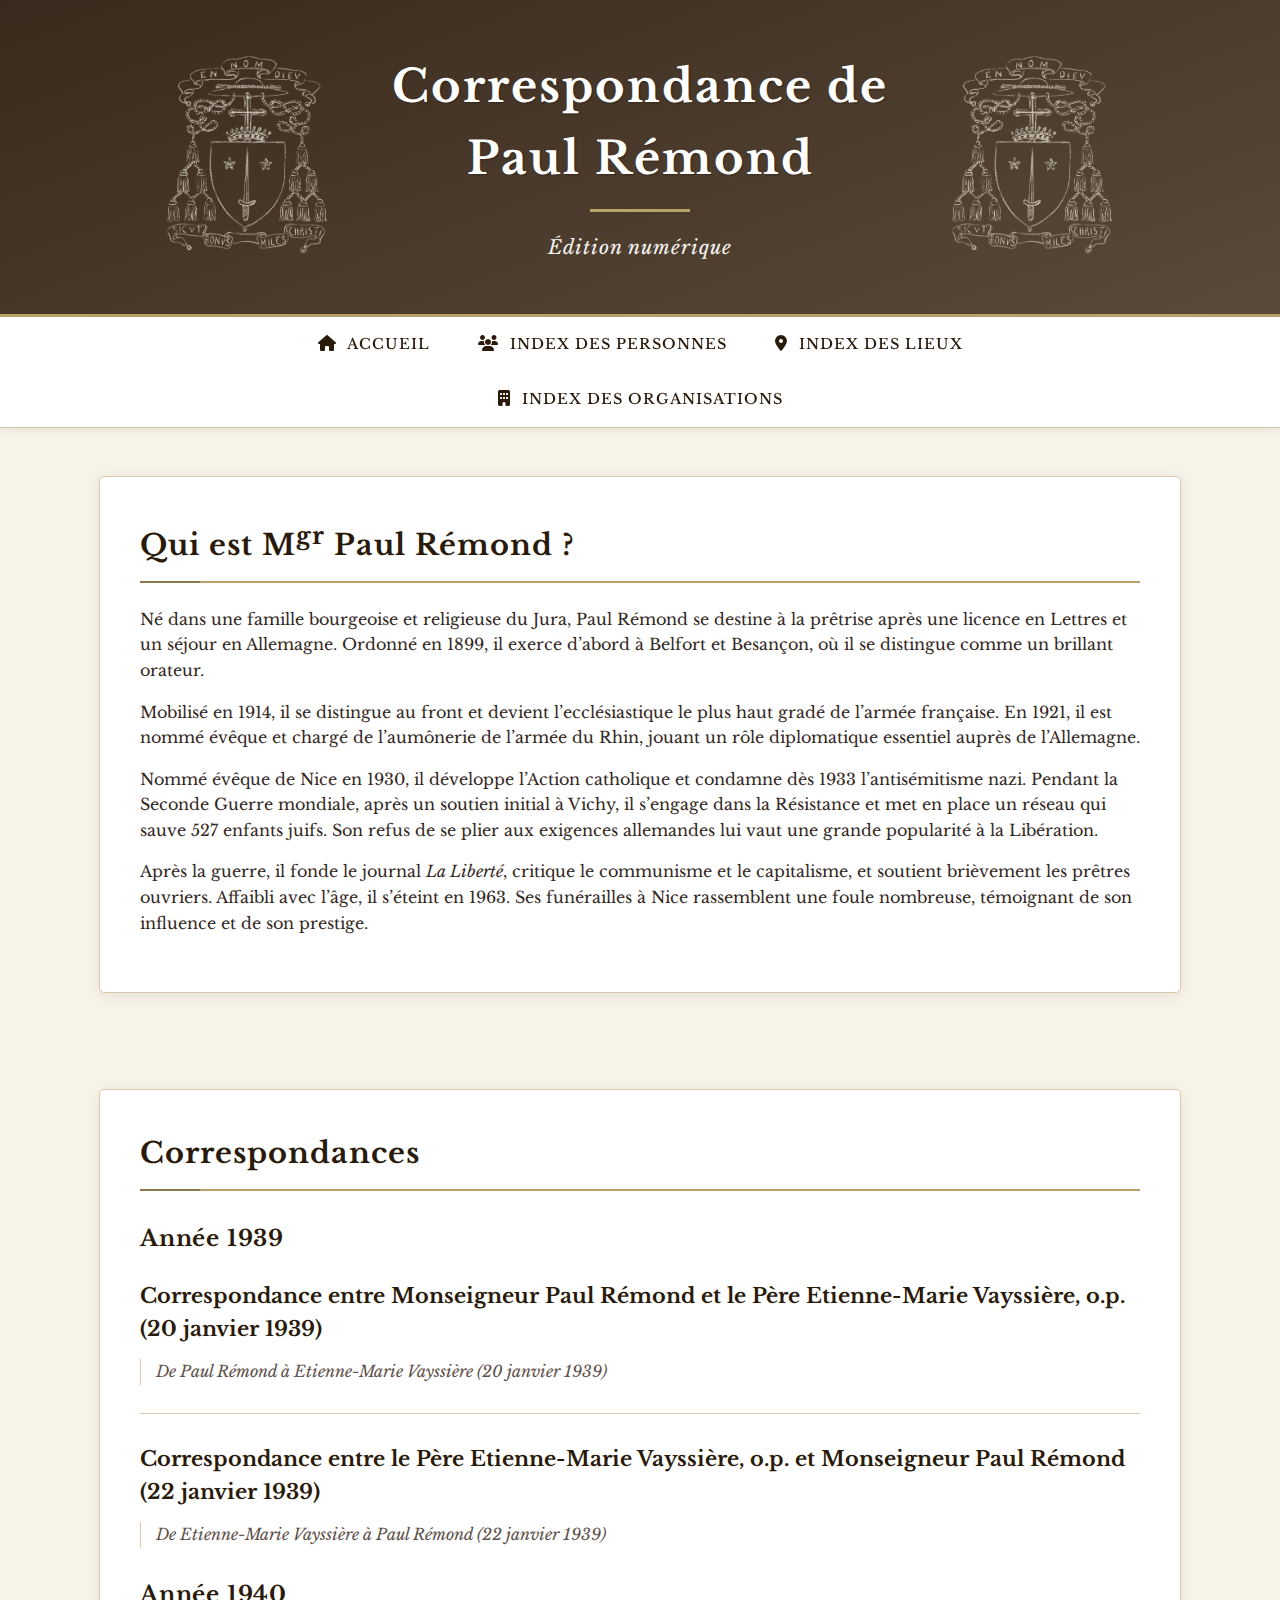
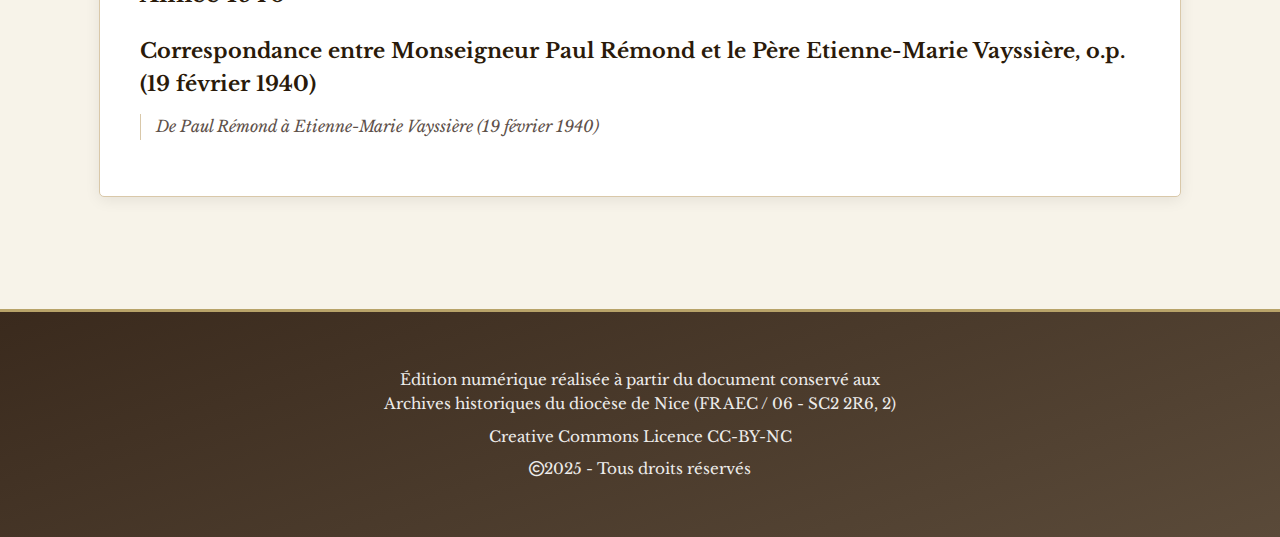
<file: output/index.html>
<!DOCTYPE html
  PUBLIC "-//W3C//DTD HTML 4.01//EN" "http://www.w3.org/TR/html4/strict.dtd">
<html lang="fr">
   <head>
      <meta http-equiv="Content-Type" content="text/html; charset=UTF-8">
      <meta name="viewport" content="width=device-width, initial-scale=1.0">
      <title>Correspondance de Paul Rémond</title>
      <link rel="stylesheet" href="static/css/styles.css">
      <link rel="stylesheet" href="https://fonts.googleapis.com/css2?family=Libre+Baskerville:ital,wght@0,400;0,700;1,400&amp;display=swap">
      <link rel="stylesheet" href="https://cdnjs.cloudflare.com/ajax/libs/font-awesome/6.4.0/css/all.min.css"><script src="static/js/main.js"></script></head>
   <body>
      <header>
         <div class="container">
            <div class="header-content">
               <div class="header-logo left"><img src="static/images/Blason_Paul_Remond.png" alt="Blason de Mgr Rémond"></div>
               <div class="header-text">
                  <h1>Correspondance de Paul Rémond</h1>
                  <p>Édition numérique</p>
               </div>
               <div class="header-logo right"><img src="static/images/Blason_Paul_Remond.png" alt="Blason de Mgr Rémond"></div>
            </div>
         </div>
      </header>
      <nav>
         <div class="container">
            <ul>
               <li><a href="index.html"><i class="fas fa-home"></i> Accueil</a></li>
               <li><a href="index_personnes.html"><i class="fas fa-users"></i> Index des personnes</a></li>
               <li><a href="index_lieux.html"><i class="fas fa-map-marker-alt"></i> Index des lieux</a></li>
               <li><a href="index_organisations.html"><i class="fas fa-building"></i> Index des organisations</a></li>
            </ul>
         </div>
      </nav>
      <section id="biographie">
         <h2>Qui est M<sup>gr</sup> Paul Rémond ?</h2>
         <p>Né dans une famille bourgeoise et religieuse du Jura, Paul Rémond se destine à la
            prêtrise après une licence en Lettres et un séjour en Allemagne. Ordonné en 1899,
            il exerce d’abord à Belfort et Besançon, où il se distingue comme un brillant orateur.</p>
         <p>Mobilisé en 1914, il se distingue au front et devient l’ecclésiastique le plus haut
            gradé de l’armée française. En 1921, il est nommé évêque et chargé de l’aumônerie
            de l’armée du Rhin, jouant un rôle diplomatique essentiel auprès de l’Allemagne.</p>
         <p>Nommé évêque de Nice en 1930, il développe l’Action catholique et condamne dès 1933
            l’antisémitisme nazi. Pendant la Seconde Guerre mondiale, après un soutien initial
            à Vichy, il s’engage dans la Résistance et met en place un réseau qui sauve 527 enfants
            juifs. Son refus de se plier aux exigences allemandes lui vaut une grande popularité
            à la Libération.</p>
         <p>Après la guerre, il fonde le journal <i>La Liberté</i>, critique le communisme et le capitalisme, et soutient brièvement les prêtres ouvriers.
            Affaibli avec l’âge, il s’éteint en 1963. Ses funérailles à Nice rassemblent une foule
            nombreuse, témoignant de son influence et de son prestige.</p>
      </section>
      <section id="correspondances">
         <h2>Correspondances</h2>
         <h3>Année 1939</h3>
         <ul class="letter-list">
            <li><a href="lettre_corresp_remond-vayssiere_1939-01-20.html"><strong>Correspondance entre Monseigneur Paul Rémond et le Père Etienne-Marie Vayssière,  o.p.  (20 janvier 1939)</strong></a><p class="letter-brief">De Paul Rémond à Etienne-Marie Vayssière (20 janvier 1939)</p>
            </li>
            <li><a href="lettre_corresp_vayssiere-remond_1939-01-22.html"><strong>Correspondance entre le Père Etienne-Marie Vayssière,  o.p.  et Monseigneur Paul Rémond (22 janvier 1939)</strong></a><p class="letter-brief">De Etienne-Marie Vayssière à Paul Rémond (22 janvier 1939)</p>
            </li>
         </ul>
         <h3>Année 1940</h3>
         <ul class="letter-list">
            <li><a href="lettre_corresp_remond-vayssiere_1940-02-19.html"><strong>Correspondance entre Monseigneur Paul Rémond et le Père Etienne-Marie Vayssière,  o.p.  (19 février 1940)</strong></a><p class="letter-brief">De Paul Rémond à Etienne-Marie Vayssière (19 février 1940)</p>
            </li>
         </ul>
      </section>
      <footer>
         <div class="container">
            <p>Édition numérique réalisée à partir du document conservé aux<br>Archives historiques du diocèse de Nice (FR AEC / 06 - SC2 2R6, 2)</p>
            <p>Creative Commons Licence CC-BY-NC</p>
            <p><i class="far fa-copyright"></i>2025 - Tous droits réservés</p>
         </div>
      </footer>
   </body>
</html>
</file>
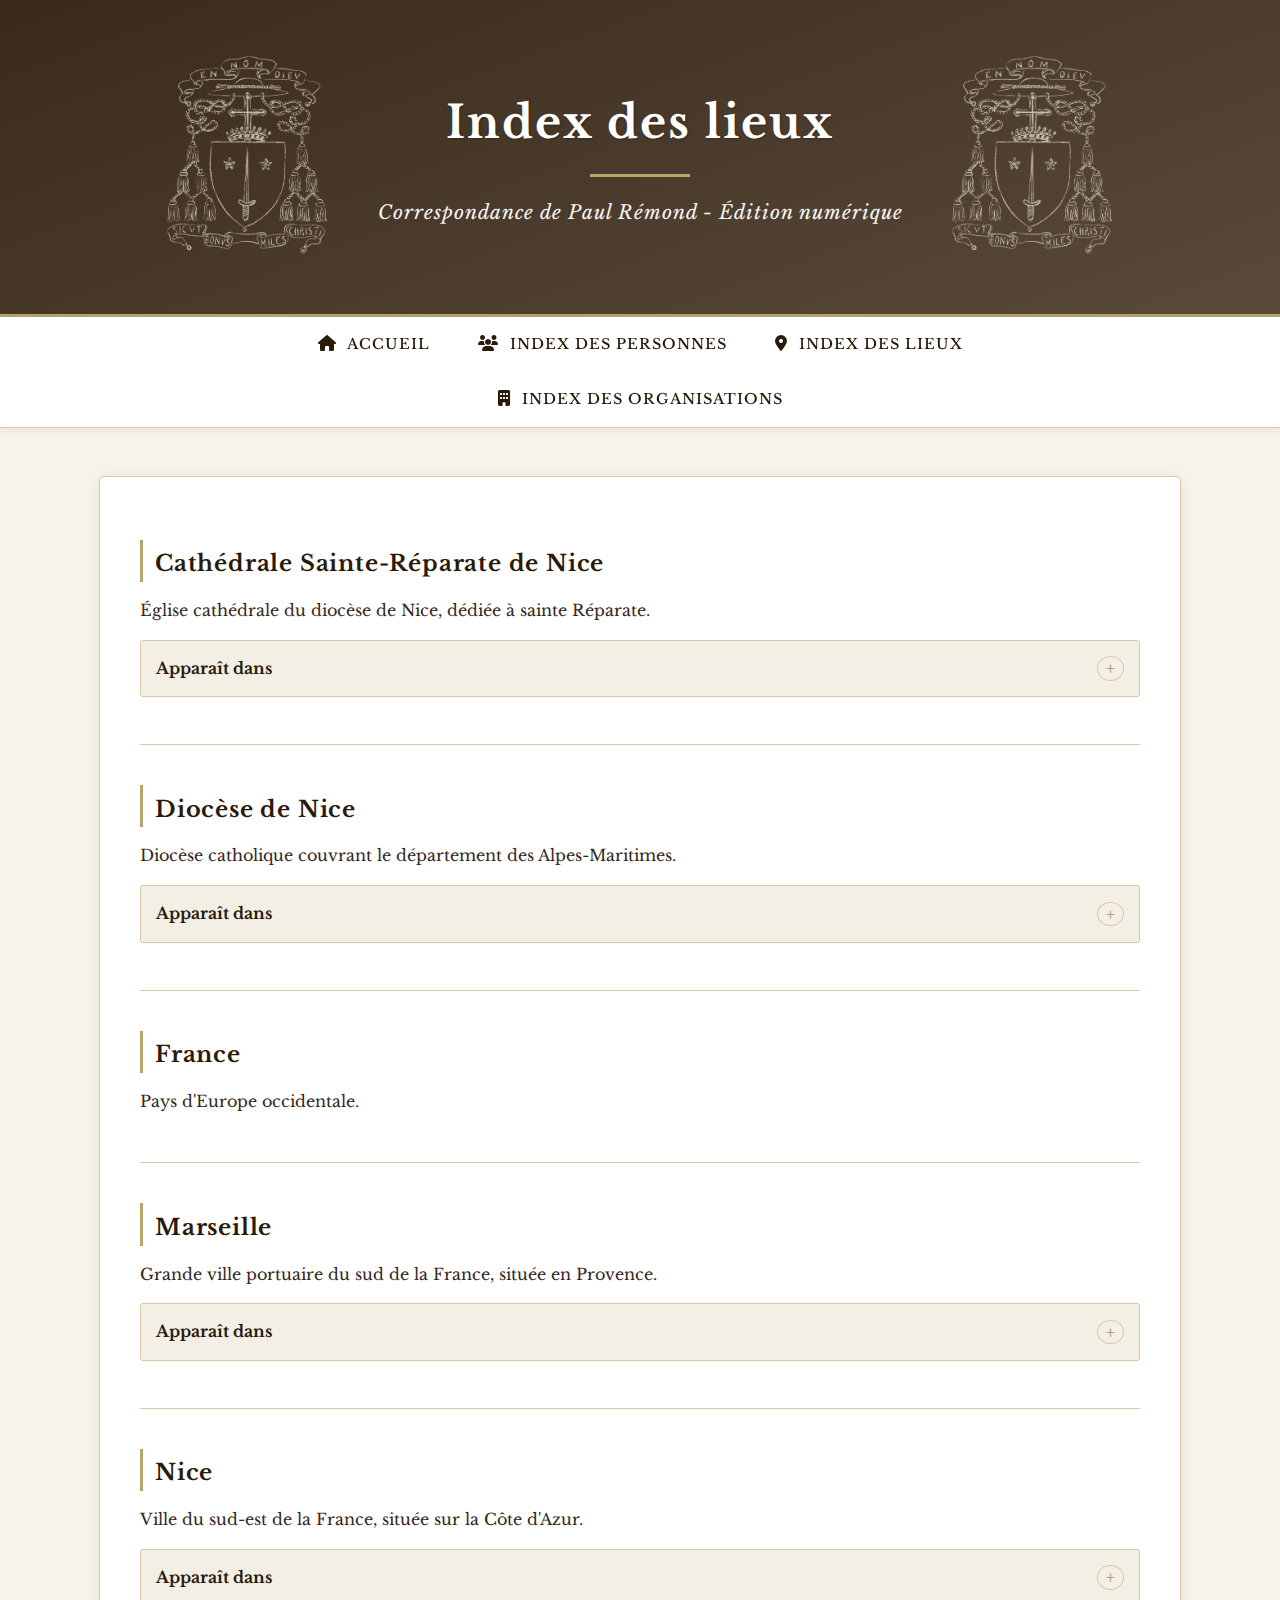
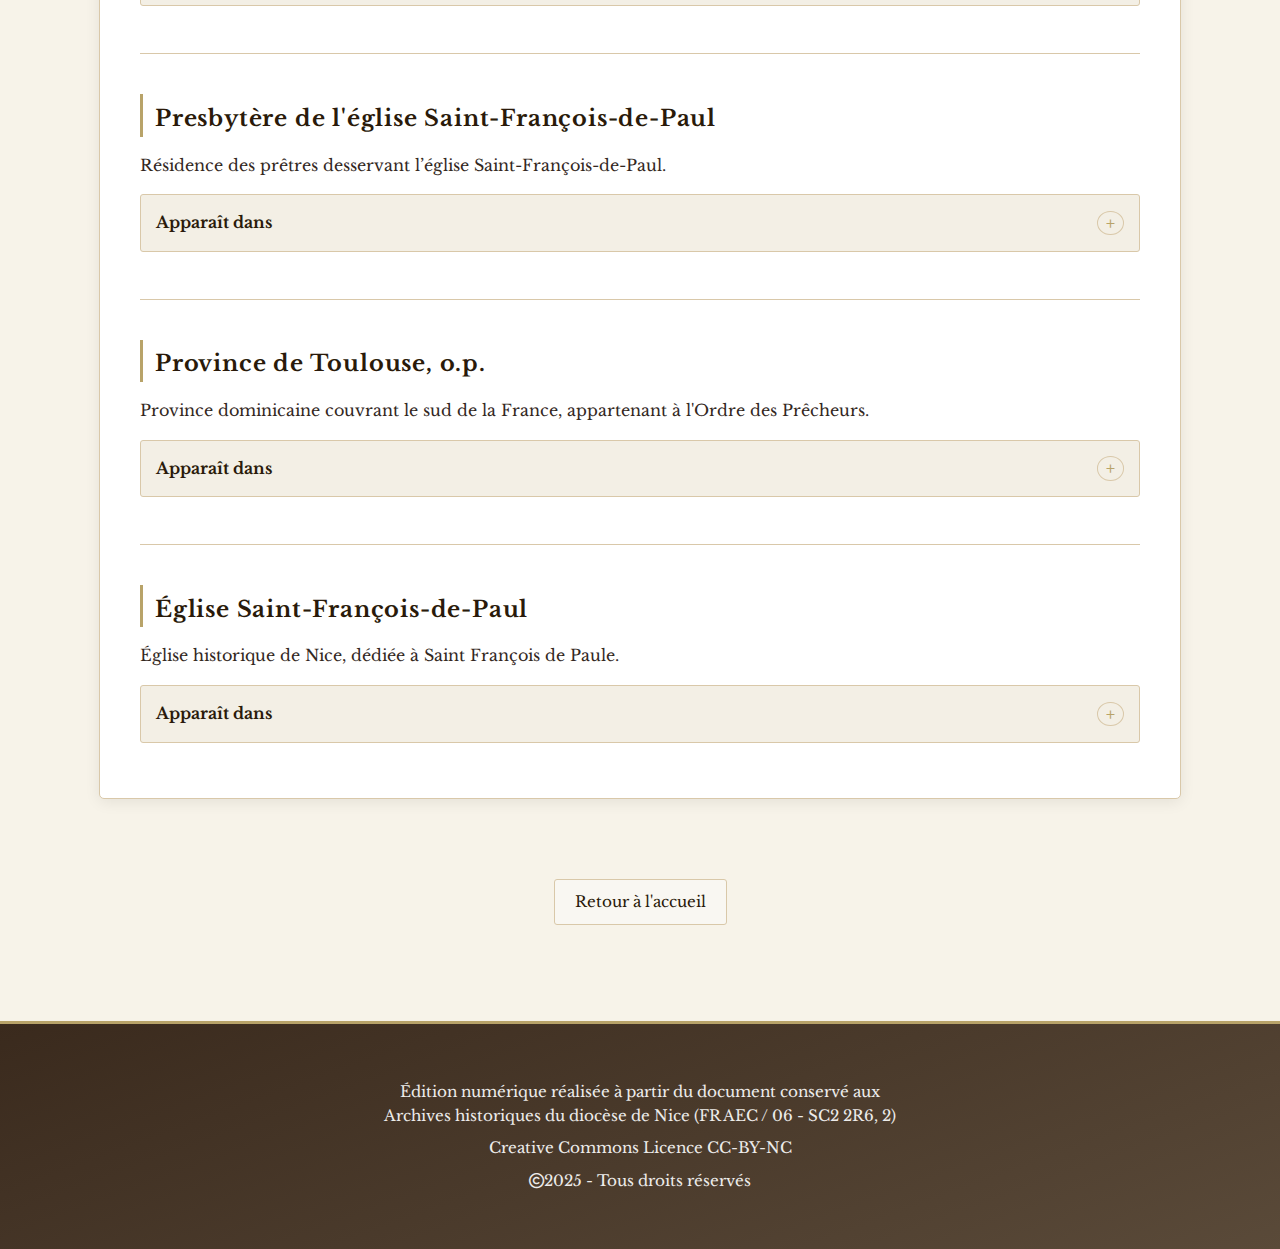
<file: output/index_lieux.html>
<!DOCTYPE html
  PUBLIC "-//W3C//DTD HTML 4.01//EN" "http://www.w3.org/TR/html4/strict.dtd">
<html lang="fr">
   <head>
      <meta http-equiv="Content-Type" content="text/html; charset=UTF-8">
      <meta name="viewport" content="width=device-width, initial-scale=1.0">
      <title>Index des lieux - Correspondance de Paul Rémond</title>
      <link rel="stylesheet" href="static/css/styles.css">
      <link rel="stylesheet" href="https://fonts.googleapis.com/css2?family=Libre+Baskerville:ital,wght@0,400;0,700;1,400&amp;display=swap">
      <link rel="stylesheet" href="https://cdnjs.cloudflare.com/ajax/libs/font-awesome/6.4.0/css/all.min.css"><script src="static/js/main.js"></script></head>
   <body>
      <header>
         <div class="container">
            <div class="header-content">
               <div class="header-logo left"><img src="static/images/Blason_Paul_Remond.png" alt="Blason de Mgr Rémond"></div>
               <div class="header-text">
                  <h1>Index des lieux</h1>
                  <p>Correspondance de Paul Rémond - Édition numérique</p>
               </div>
               <div class="header-logo right"><img src="static/images/Blason_Paul_Remond.png" alt="Blason de Mgr Rémond"></div>
            </div>
         </div>
      </header>
      <nav>
         <div class="container">
            <ul>
               <li><a href="index.html"><i class="fas fa-home"></i> Accueil</a></li>
               <li><a href="index_personnes.html"><i class="fas fa-users"></i> Index des personnes</a></li>
               <li><a href="index_lieux.html"><i class="fas fa-map-marker-alt"></i> Index des lieux</a></li>
               <li><a href="index_organisations.html"><i class="fas fa-building"></i> Index des organisations</a></li>
            </ul>
         </div>
      </nav>
      <section class="index">
         <div class="index-entry" id="place-place_reparate_cathedral">
            <h3>Cathédrale Sainte-Réparate de Nice</h3>
            <p>Église cathédrale du diocèse de Nice, dédiée à sainte Réparate.</p>
            <div class="accordeon">
               <p><strong>Apparaît dans</strong></p>
               <ul class="references-accordeon">
                  <li><a href="lettre_corresp_remond-vayssiere_1939-01-20.html">Correspondance entre Monseigneur Paul Rémond et le Père Etienne-Marie Vayssière,  o.p.  (20 janvier 1939)</a></li>
               </ul>
            </div>
         </div>
         <div class="index-entry" id="place-place_nice_diocese">
            <h3>Diocèse de Nice</h3>
            <p>Diocèse catholique couvrant le département des Alpes-Maritimes.</p>
            <div class="accordeon">
               <p><strong>Apparaît dans</strong></p>
               <ul class="references-accordeon">
                  <li><a href="lettre_corresp_vayssiere-remond_1939-01-22.html">Correspondance entre le Père Etienne-Marie Vayssière,  o.p.  et Monseigneur Paul Rémond (22 janvier 1939)</a></li>
                  <li><a href="lettre_corresp_remond-vayssiere_1940-02-19.html">Correspondance entre Monseigneur Paul Rémond et le Père Etienne-Marie Vayssière,  o.p.  (19 février 1940)</a></li>
               </ul>
            </div>
         </div>
         <div class="index-entry" id="place-FR">
            <h3>France</h3>
            <p>Pays d'Europe occidentale.</p>
         </div>
         <div class="index-entry" id="place-place_marseille">
            <h3>Marseille</h3>
            <p>Grande ville portuaire du sud de la France, située en Provence.</p>
            <div class="accordeon">
               <p><strong>Apparaît dans</strong></p>
               <ul class="references-accordeon">
                  <li><a href="lettre_corresp_vayssiere-remond_1939-01-22.html">Correspondance entre le Père Etienne-Marie Vayssière,  o.p.  et Monseigneur Paul Rémond (22 janvier 1939)</a></li>
               </ul>
            </div>
         </div>
         <div class="index-entry" id="place-place_nice">
            <h3>Nice</h3>
            <p>Ville du sud-est de la France, située sur la Côte d'Azur.</p>
            <div class="accordeon">
               <p><strong>Apparaît dans</strong></p>
               <ul class="references-accordeon">
                  <li><a href="lettre_corresp_remond-vayssiere_1939-01-20.html">Correspondance entre Monseigneur Paul Rémond et le Père Etienne-Marie Vayssière,  o.p.  (20 janvier 1939)</a></li>
                  <li><a href="lettre_corresp_vayssiere-remond_1939-01-22.html">Correspondance entre le Père Etienne-Marie Vayssière,  o.p.  et Monseigneur Paul Rémond (22 janvier 1939)</a></li>
                  <li><a href="lettre_corresp_remond-vayssiere_1940-02-19.html">Correspondance entre Monseigneur Paul Rémond et le Père Etienne-Marie Vayssière,  o.p.  (19 février 1940)</a></li>
               </ul>
            </div>
         </div>
         <div class="index-entry" id="place-place_francois_de_paul_presbytery">
            <h3>Presbytère de l'église Saint-François-de-Paul</h3>
            <p>Résidence des prêtres desservant l’église Saint-François-de-Paul.</p>
            <div class="accordeon">
               <p><strong>Apparaît dans</strong></p>
               <ul class="references-accordeon">
                  <li><a href="lettre_corresp_remond-vayssiere_1939-01-20.html">Correspondance entre Monseigneur Paul Rémond et le Père Etienne-Marie Vayssière,  o.p.  (20 janvier 1939)</a></li>
                  <li><a href="lettre_corresp_vayssiere-remond_1939-01-22.html">Correspondance entre le Père Etienne-Marie Vayssière,  o.p.  et Monseigneur Paul Rémond (22 janvier 1939)</a></li>
               </ul>
            </div>
         </div>
         <div class="index-entry" id="place-place_toulouse_province_op">
            <h3>Province de Toulouse,  o.p.</h3>
            <p>Province dominicaine couvrant le sud de la France, appartenant à l'Ordre des Prêcheurs.</p>
            <div class="accordeon">
               <p><strong>Apparaît dans</strong></p>
               <ul class="references-accordeon">
                  <li><a href="lettre_corresp_remond-vayssiere_1939-01-20.html">Correspondance entre Monseigneur Paul Rémond et le Père Etienne-Marie Vayssière,  o.p.  (20 janvier 1939)</a></li>
                  <li><a href="lettre_corresp_vayssiere-remond_1939-01-22.html">Correspondance entre le Père Etienne-Marie Vayssière,  o.p.  et Monseigneur Paul Rémond (22 janvier 1939)</a></li>
                  <li><a href="lettre_corresp_remond-vayssiere_1940-02-19.html">Correspondance entre Monseigneur Paul Rémond et le Père Etienne-Marie Vayssière,  o.p.  (19 février 1940)</a></li>
               </ul>
            </div>
         </div>
         <div class="index-entry" id="place-place_francois_de_paul_church">
            <h3>Église Saint-François-de-Paul</h3>
            <p>Église historique de Nice, dédiée à Saint François de Paule.</p>
            <div class="accordeon">
               <p><strong>Apparaît dans</strong></p>
               <ul class="references-accordeon">
                  <li><a href="lettre_corresp_remond-vayssiere_1939-01-20.html">Correspondance entre Monseigneur Paul Rémond et le Père Etienne-Marie Vayssière,  o.p.  (20 janvier 1939)</a></li>
                  <li><a href="lettre_corresp_vayssiere-remond_1939-01-22.html">Correspondance entre le Père Etienne-Marie Vayssière,  o.p.  et Monseigneur Paul Rémond (22 janvier 1939)</a></li>
                  <li><a href="lettre_corresp_remond-vayssiere_1940-02-19.html">Correspondance entre Monseigneur Paul Rémond et le Père Etienne-Marie Vayssière,  o.p.  (19 février 1940)</a></li>
               </ul>
            </div>
         </div>
      </section><a href="index.html" class="back-link">Retour à l'accueil</a><footer>
         <div class="container">
            <p>Édition numérique réalisée à partir du document conservé aux<br>Archives historiques du diocèse de Nice (FR AEC / 06 - SC2 2R6, 2)</p>
            <p>Creative Commons Licence CC-BY-NC</p>
            <p><i class="far fa-copyright"></i>2025 - Tous droits réservés</p>
         </div>
      </footer>
   </body>
</html>
</file>
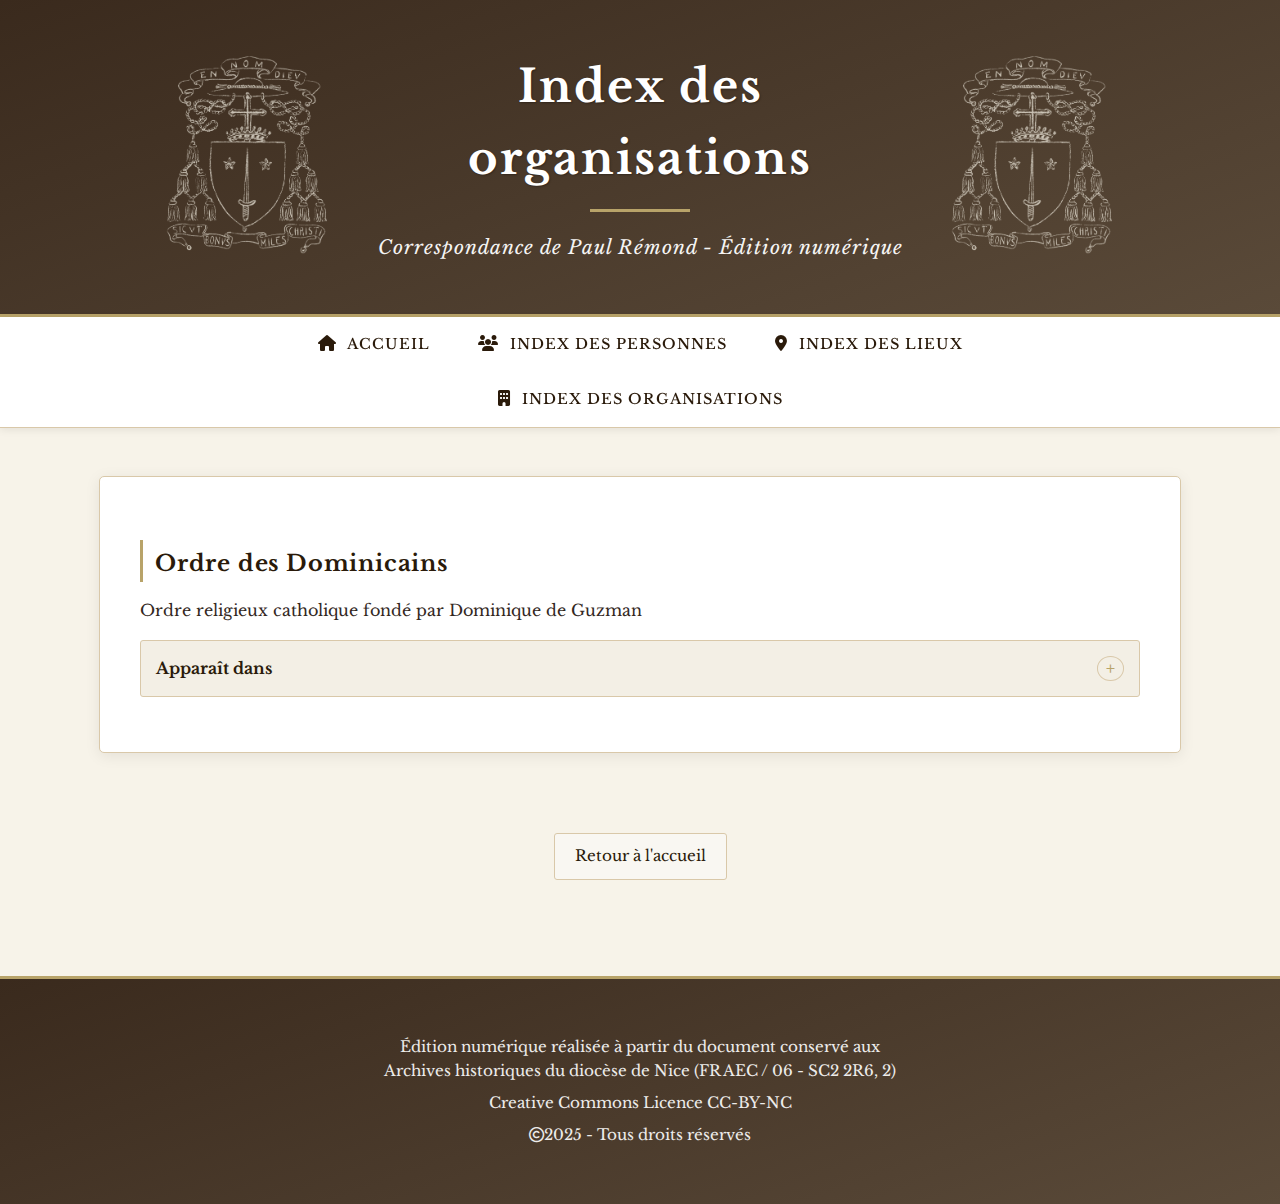
<file: output/index_organisations.html>
<!DOCTYPE html
  PUBLIC "-//W3C//DTD HTML 4.01//EN" "http://www.w3.org/TR/html4/strict.dtd">
<html lang="fr">
   <head>
      <meta http-equiv="Content-Type" content="text/html; charset=UTF-8">
      <meta name="viewport" content="width=device-width, initial-scale=1.0">
      <title>Index des organisations - Correspondance de Paul Rémond</title>
      <link rel="stylesheet" href="static/css/styles.css">
      <link rel="stylesheet" href="https://fonts.googleapis.com/css2?family=Libre+Baskerville:ital,wght@0,400;0,700;1,400&amp;display=swap">
      <link rel="stylesheet" href="https://cdnjs.cloudflare.com/ajax/libs/font-awesome/6.4.0/css/all.min.css"><script src="static/js/main.js"></script></head>
   <body>
      <header>
         <div class="container">
            <div class="header-content">
               <div class="header-logo left"><img src="static/images/Blason_Paul_Remond.png" alt="Blason de Mgr Rémond"></div>
               <div class="header-text">
                  <h1>Index des organisations</h1>
                  <p>Correspondance de Paul Rémond - Édition numérique</p>
               </div>
               <div class="header-logo right"><img src="static/images/Blason_Paul_Remond.png" alt="Blason de Mgr Rémond"></div>
            </div>
         </div>
      </header>
      <nav>
         <div class="container">
            <ul>
               <li><a href="index.html"><i class="fas fa-home"></i> Accueil</a></li>
               <li><a href="index_personnes.html"><i class="fas fa-users"></i> Index des personnes</a></li>
               <li><a href="index_lieux.html"><i class="fas fa-map-marker-alt"></i> Index des lieux</a></li>
               <li><a href="index_organisations.html"><i class="fas fa-building"></i> Index des organisations</a></li>
            </ul>
         </div>
      </nav>
      <section class="index">
         <div class="index-entry" id="org-org_dominican_order">
            <h3>Ordre des Dominicains</h3>
            <p>Ordre religieux catholique fondé par Dominique de Guzman</p>
            <div class="accordeon">
               <p><strong>Apparaît dans</strong></p>
               <ul class="references-accordeon">
                  <li><a href="lettre_corresp_remond-vayssiere_1939-01-20.html">Correspondance entre Monseigneur Paul Rémond et le Père Etienne-Marie Vayssière,  o.p.  (20 janvier 1939)</a></li>
               </ul>
            </div>
         </div>
      </section><a href="index.html" class="back-link">Retour à l'accueil</a><footer>
         <div class="container">
            <p>Édition numérique réalisée à partir du document conservé aux<br>Archives historiques du diocèse de Nice (FR AEC / 06 - SC2 2R6, 2)</p>
            <p>Creative Commons Licence CC-BY-NC</p>
            <p><i class="far fa-copyright"></i>2025 - Tous droits réservés</p>
         </div>
      </footer>
   </body>
</html>
</file>
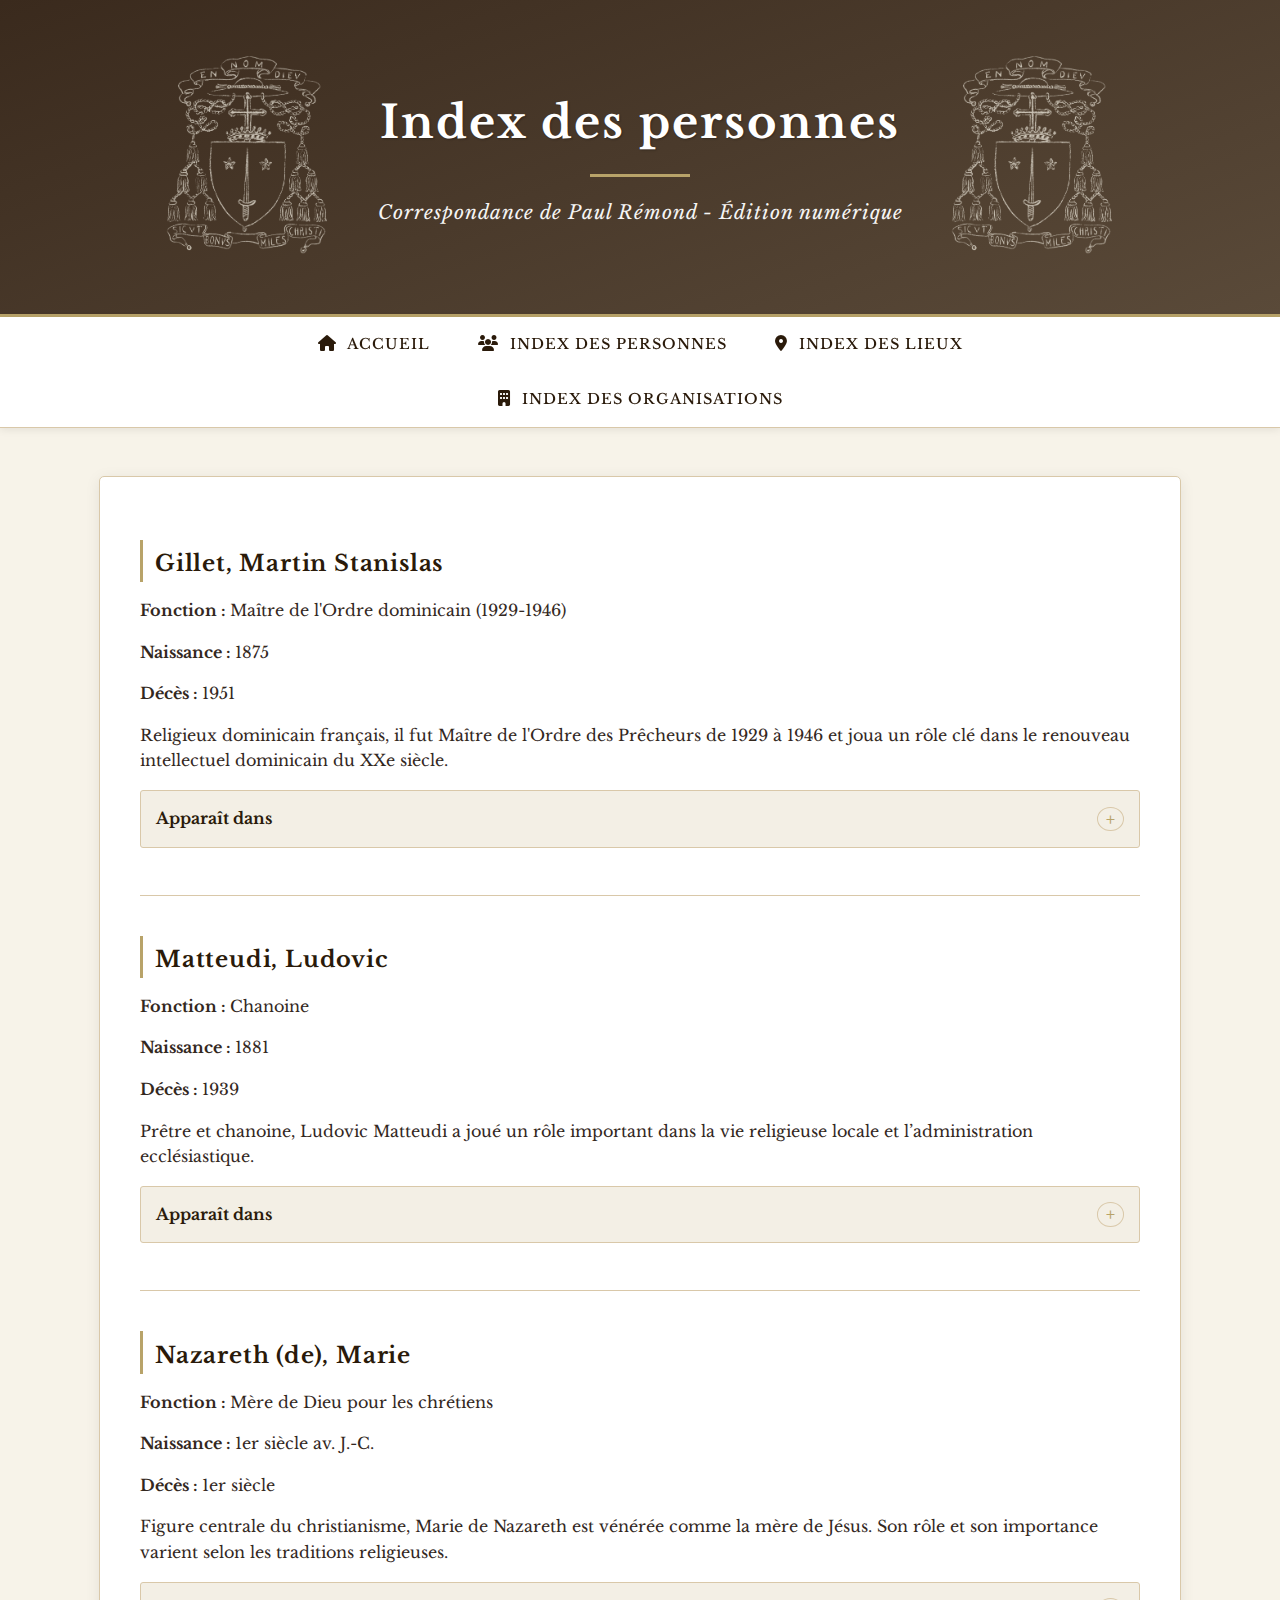
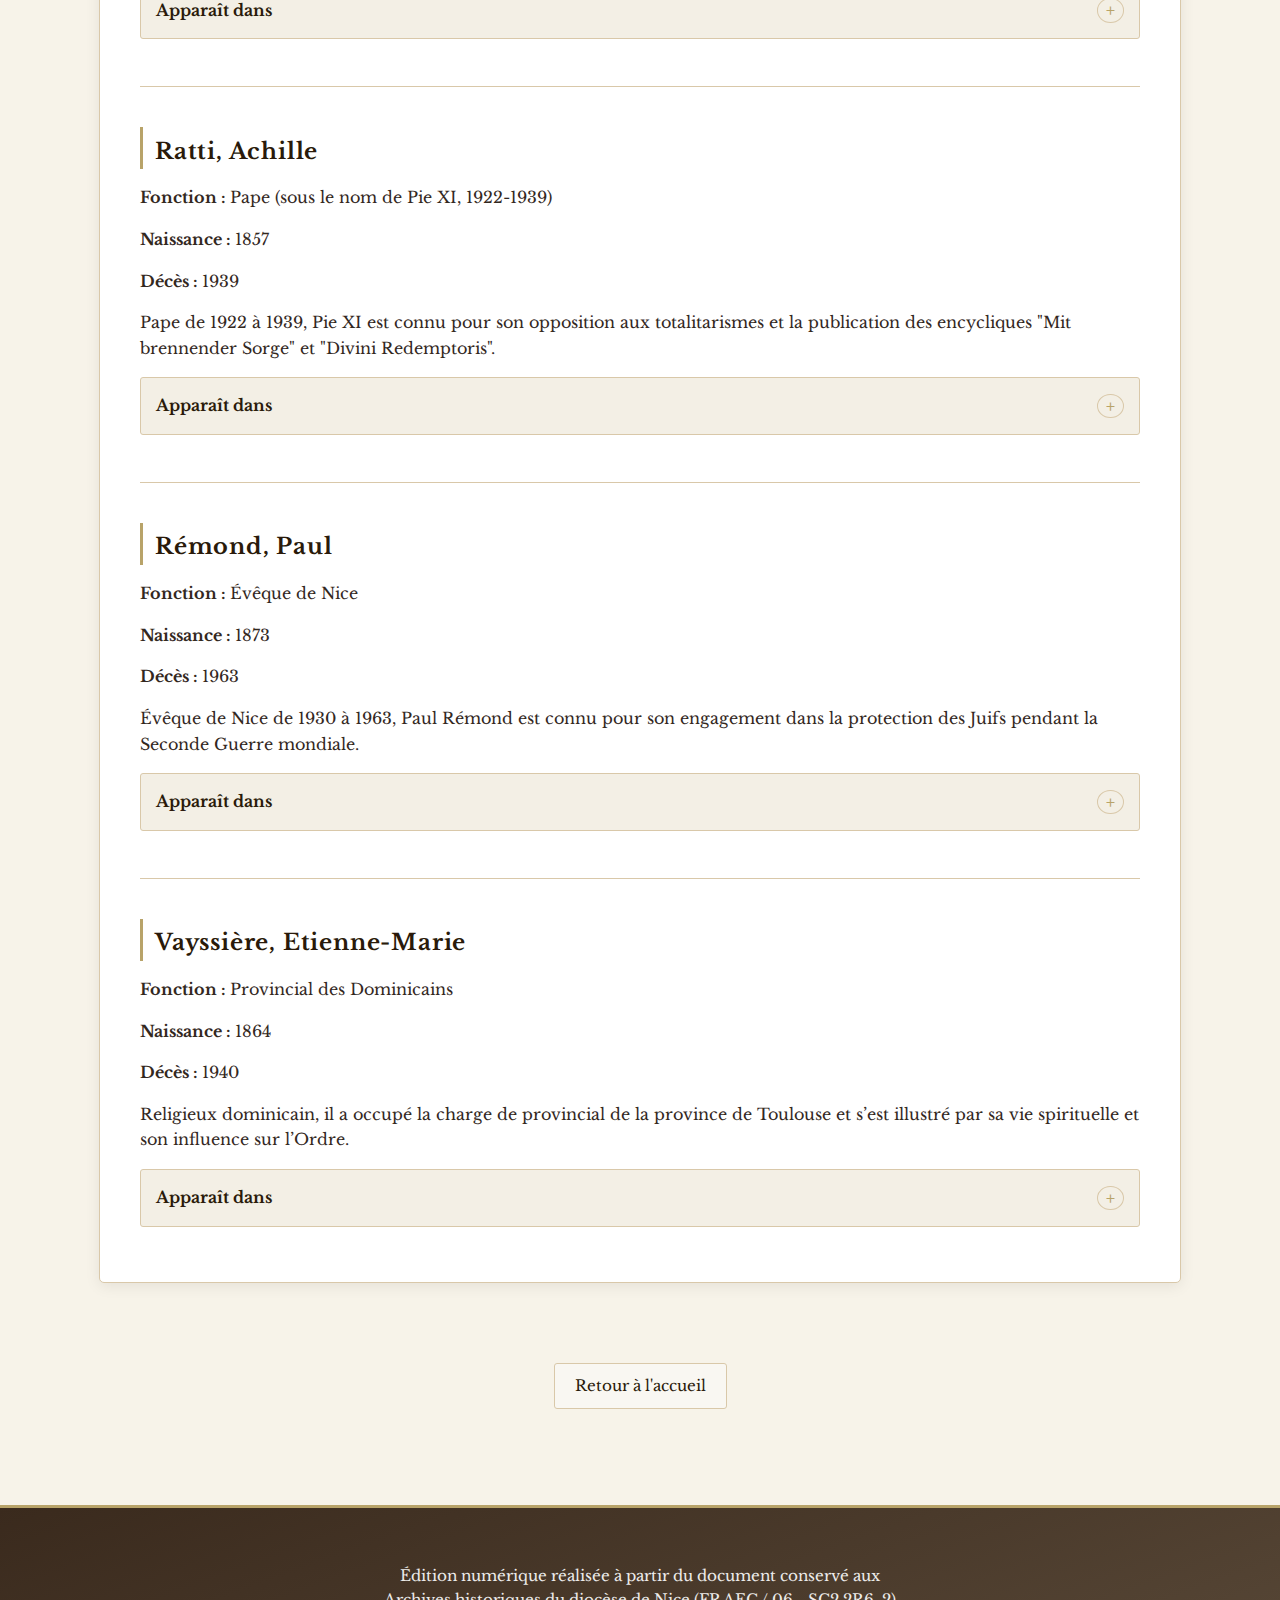
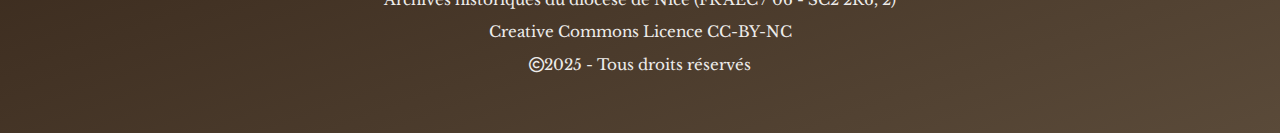
<file: output/index_personnes.html>
<!DOCTYPE html
  PUBLIC "-//W3C//DTD HTML 4.01//EN" "http://www.w3.org/TR/html4/strict.dtd">
<html lang="fr">
   <head>
      <meta http-equiv="Content-Type" content="text/html; charset=UTF-8">
      <meta name="viewport" content="width=device-width, initial-scale=1.0">
      <title>Index des personnes - Correspondance de Paul Rémond</title>
      <link rel="stylesheet" href="static/css/styles.css">
      <link rel="stylesheet" href="https://fonts.googleapis.com/css2?family=Libre+Baskerville:ital,wght@0,400;0,700;1,400&amp;display=swap">
      <link rel="stylesheet" href="https://cdnjs.cloudflare.com/ajax/libs/font-awesome/6.4.0/css/all.min.css"><script src="static/js/main.js"></script></head>
   <body>
      <header>
         <div class="container">
            <div class="header-content">
               <div class="header-logo left"><img src="static/images/Blason_Paul_Remond.png" alt="Blason de Mgr Rémond"></div>
               <div class="header-text">
                  <h1>Index des personnes</h1>
                  <p>Correspondance de Paul Rémond - Édition numérique</p>
               </div>
               <div class="header-logo right"><img src="static/images/Blason_Paul_Remond.png" alt="Blason de Mgr Rémond"></div>
            </div>
         </div>
      </header>
      <nav>
         <div class="container">
            <ul>
               <li><a href="index.html"><i class="fas fa-home"></i> Accueil</a></li>
               <li><a href="index_personnes.html"><i class="fas fa-users"></i> Index des personnes</a></li>
               <li><a href="index_lieux.html"><i class="fas fa-map-marker-alt"></i> Index des lieux</a></li>
               <li><a href="index_organisations.html"><i class="fas fa-building"></i> Index des organisations</a></li>
            </ul>
         </div>
      </nav>
      <section class="index">
         <div class="index-entry" id="person-person_martin_stanislas_gillet">
            <h3>Gillet, Martin Stanislas</h3>
            <p><strong>Fonction : </strong>Maître de l'Ordre dominicain (1929-1946)</p>
            <p><strong>Naissance : </strong>1875</p>
            <p><strong>Décès : </strong>1951</p>
            <p>Religieux dominicain français, il fut Maître de l'Ordre des Prêcheurs de 1929 à 1946
               et joua un rôle clé dans le renouveau intellectuel dominicain du XXe siècle.</p>
            <div class="accordeon">
               <p><strong>Apparaît dans</strong></p>
               <ul class="references-accordeon">
                  <li><a href="lettre_corresp_vayssiere-remond_1939-01-22.html">Correspondance entre le Père Etienne-Marie Vayssière,  o.p.  et Monseigneur Paul Rémond (22 janvier 1939)</a></li>
               </ul>
            </div>
         </div>
         <div class="index-entry" id="person-person_matteudi">
            <h3>Matteudi, Ludovic</h3>
            <p><strong>Fonction : </strong>Chanoine</p>
            <p><strong>Naissance : </strong>1881</p>
            <p><strong>Décès : </strong>1939</p>
            <p>Prêtre et chanoine, Ludovic Matteudi a joué un rôle important dans la vie religieuse
               locale et l’administration ecclésiastique.</p>
            <div class="accordeon">
               <p><strong>Apparaît dans</strong></p>
               <ul class="references-accordeon">
                  <li><a href="lettre_corresp_remond-vayssiere_1939-01-20.html">Correspondance entre Monseigneur Paul Rémond et le Père Etienne-Marie Vayssière,  o.p.  (20 janvier 1939)</a></li>
               </ul>
            </div>
         </div>
         <div class="index-entry" id="person-person_mary_mother_of_jesus">
            <h3>Nazareth (de), Marie</h3>
            <p><strong>Fonction : </strong>Mère de Dieu pour les chrétiens</p>
            <p><strong>Naissance : </strong>1er siècle av. J.-C.</p>
            <p><strong>Décès : </strong>1er siècle</p>
            <p>Figure centrale du christianisme, Marie de Nazareth est vénérée comme la mère de Jésus.
               Son rôle et son importance varient selon les traditions religieuses.</p>
            <div class="accordeon">
               <p><strong>Apparaît dans</strong></p>
               <ul class="references-accordeon">
                  <li><a href="lettre_corresp_vayssiere-remond_1939-01-22.html">Correspondance entre le Père Etienne-Marie Vayssière,  o.p.  et Monseigneur Paul Rémond (22 janvier 1939)</a></li>
               </ul>
            </div>
         </div>
         <div class="index-entry" id="person-person_pie_xi">
            <h3>Ratti, Achille</h3>
            <p><strong>Fonction : </strong>Pape (sous le nom de Pie XI, 1922-1939)</p>
            <p><strong>Naissance : </strong>1857</p>
            <p><strong>Décès : </strong>1939</p>
            <p>Pape de 1922 à 1939, Pie XI est connu pour son opposition aux totalitarismes et la
               publication des encycliques "Mit brennender Sorge" et "Divini Redemptoris".</p>
            <div class="accordeon">
               <p><strong>Apparaît dans</strong></p>
               <ul class="references-accordeon">
                  <li><a href="lettre_corresp_vayssiere-remond_1939-01-22.html">Correspondance entre le Père Etienne-Marie Vayssière,  o.p.  et Monseigneur Paul Rémond (22 janvier 1939)</a></li>
               </ul>
            </div>
         </div>
         <div class="index-entry" id="person-person_paul_remond">
            <h3>Rémond, Paul</h3>
            <p><strong>Fonction : </strong>Évêque de Nice</p>
            <p><strong>Naissance : </strong>1873</p>
            <p><strong>Décès : </strong>1963</p>
            <p>Évêque de Nice de 1930 à 1963, Paul Rémond est connu pour son engagement dans la protection
               des Juifs pendant la Seconde Guerre mondiale.</p>
            <div class="accordeon">
               <p><strong>Apparaît dans</strong></p>
               <ul class="references-accordeon">
                  <li><a href="lettre_corresp_vayssiere-remond_1939-01-22.html">Correspondance entre le Père Etienne-Marie Vayssière,  o.p.  et Monseigneur Paul Rémond (22 janvier 1939)</a></li>
                  <li><a href="lettre_corresp_remond-vayssiere_1940-02-19.html">Correspondance entre Monseigneur Paul Rémond et le Père Etienne-Marie Vayssière,  o.p.  (19 février 1940)</a></li>
               </ul>
            </div>
         </div>
         <div class="index-entry" id="person-person_vayssiere">
            <h3>Vayssière, Etienne-Marie</h3>
            <p><strong>Fonction : </strong>Provincial des Dominicains</p>
            <p><strong>Naissance : </strong>1864</p>
            <p><strong>Décès : </strong>1940</p>
            <p>Religieux dominicain, il a occupé la charge de provincial de la province de Toulouse
               et s’est illustré par sa vie spirituelle et son influence sur l’Ordre.</p>
            <div class="accordeon">
               <p><strong>Apparaît dans</strong></p>
               <ul class="references-accordeon">
                  <li><a href="lettre_corresp_remond-vayssiere_1939-01-20.html">Correspondance entre Monseigneur Paul Rémond et le Père Etienne-Marie Vayssière,  o.p.  (20 janvier 1939)</a></li>
                  <li><a href="lettre_corresp_vayssiere-remond_1939-01-22.html">Correspondance entre le Père Etienne-Marie Vayssière,  o.p.  et Monseigneur Paul Rémond (22 janvier 1939)</a></li>
                  <li><a href="lettre_corresp_remond-vayssiere_1940-02-19.html">Correspondance entre Monseigneur Paul Rémond et le Père Etienne-Marie Vayssière,  o.p.  (19 février 1940)</a></li>
               </ul>
            </div>
         </div>
      </section><a href="index.html" class="back-link">Retour à l'accueil</a><footer>
         <div class="container">
            <p>Édition numérique réalisée à partir du document conservé aux<br>Archives historiques du diocèse de Nice (FR AEC / 06 - SC2 2R6, 2)</p>
            <p>Creative Commons Licence CC-BY-NC</p>
            <p><i class="far fa-copyright"></i>2025 - Tous droits réservés</p>
         </div>
      </footer>
   </body>
</html>
</file>
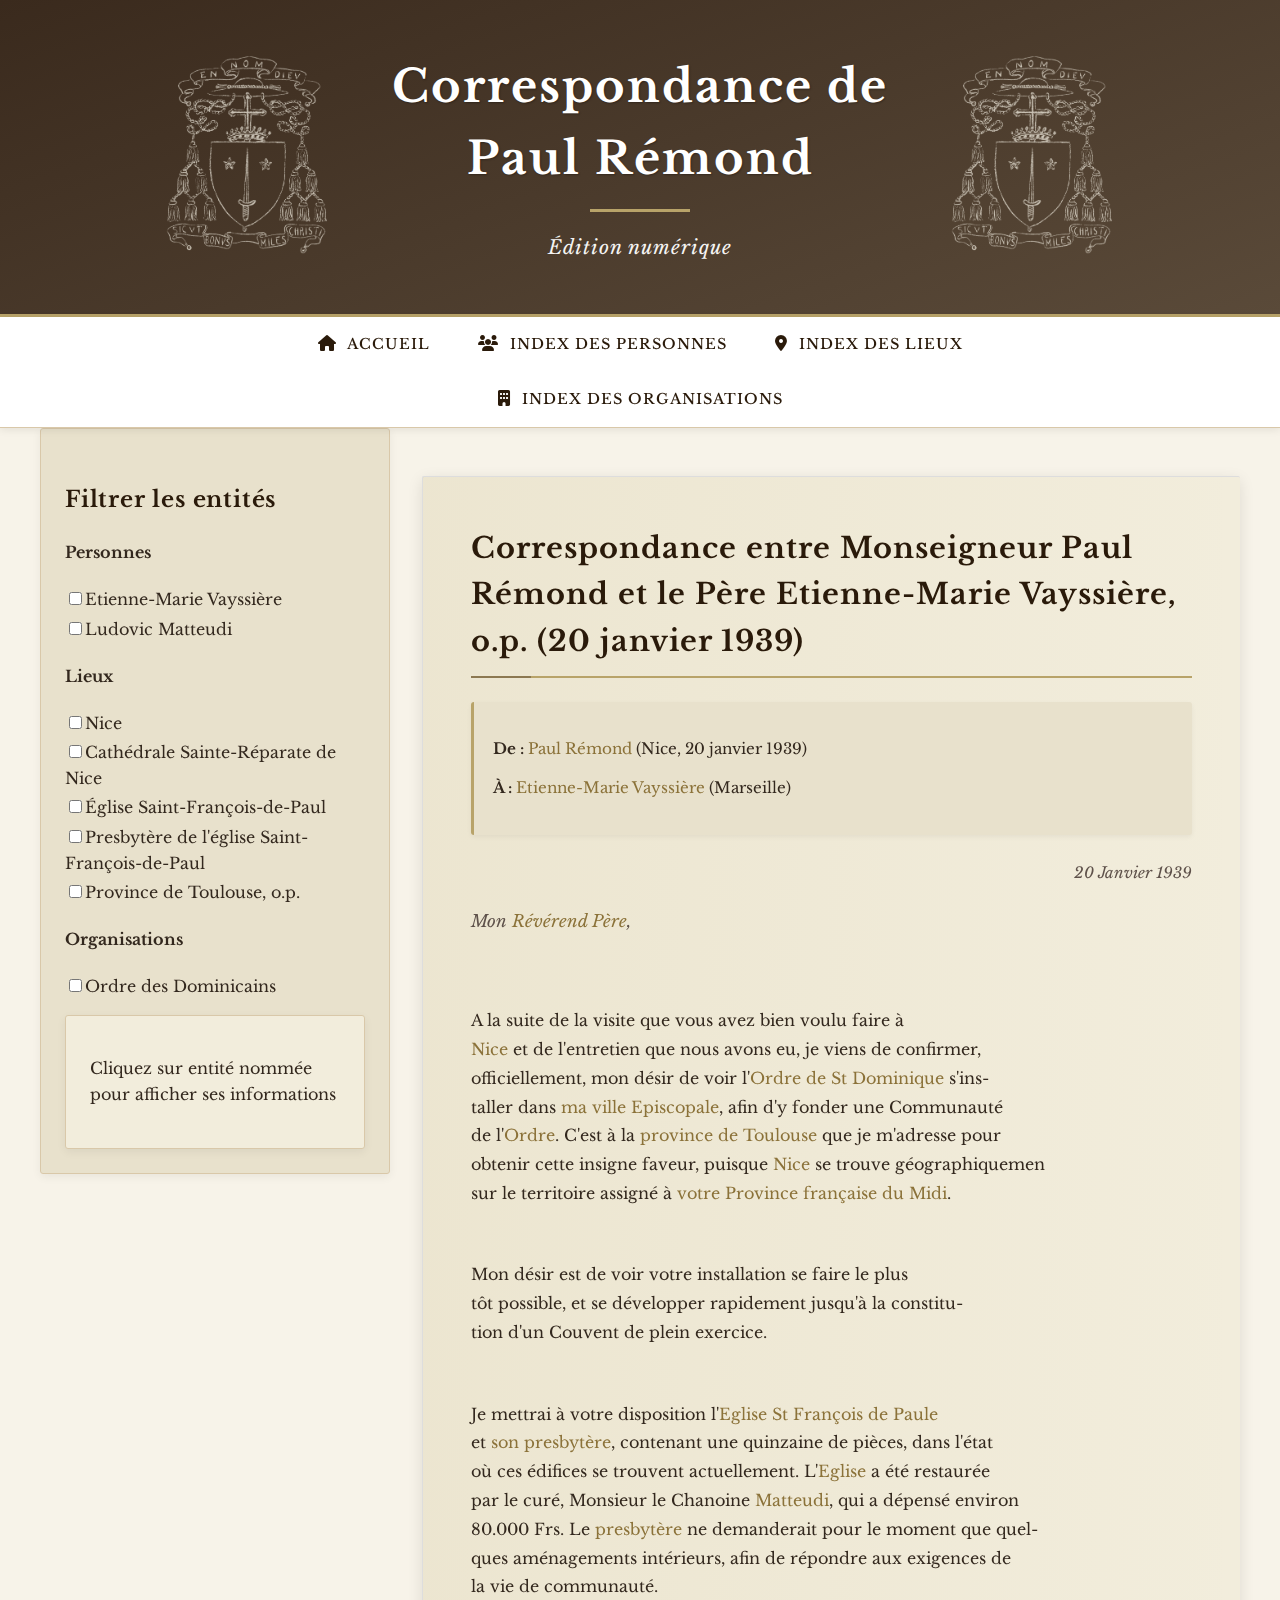
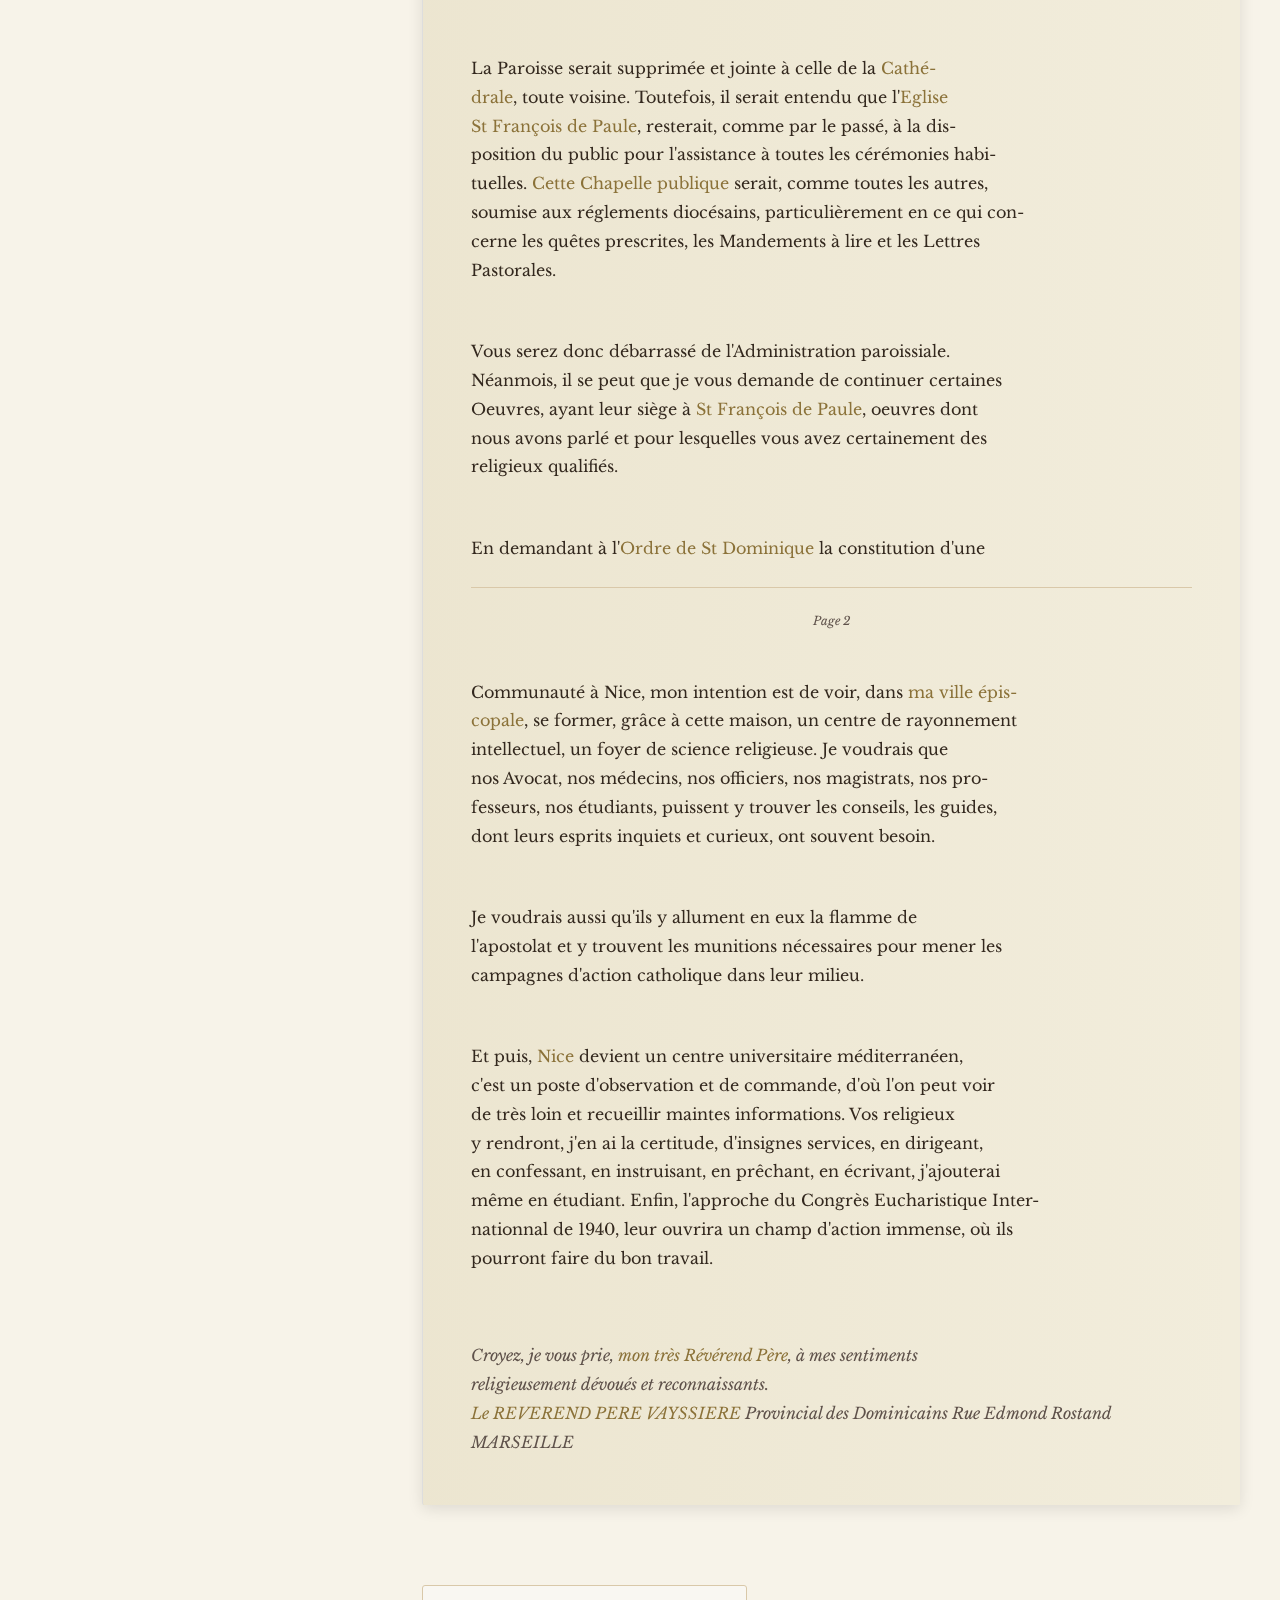
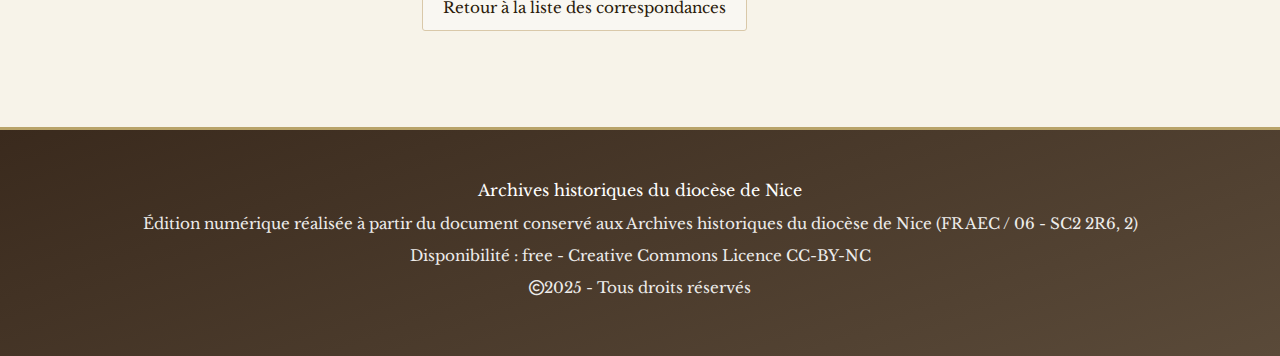
<file: output/lettre_1.html>
<!DOCTYPE html
  PUBLIC "-//W3C//DTD HTML 4.01//EN" "http://www.w3.org/TR/html4/strict.dtd">
<html lang="fr">
   <head>
      <meta http-equiv="Content-Type" content="text/html; charset=UTF-8">
      <meta name="viewport" content="width=device-width, initial-scale=1.0">
      <title>Correspondance entre Monseigneur Paul Rémond et le Père Etienne-Marie Vayssière,  o.p.  (20 janvier 1939)</title>
      <link rel="stylesheet" href="static/css/styles.css">
      <link rel="stylesheet" href="https://fonts.googleapis.com/css2?family=Libre+Baskerville:ital,wght@0,400;0,700;1,400&amp;display=swap">
      <link rel="stylesheet" href="https://cdnjs.cloudflare.com/ajax/libs/font-awesome/6.4.0/css/all.min.css"><script src="static/js/main.js"></script></head>
   <body>
      <header>
         <div class="container">
            <div class="header-content">
               <div class="header-logo left"><img src="static/images/Blason_Paul_Remond.png" alt="Blason de Mgr Rémond"></div>
               <div class="header-text">
                  <h1>Correspondance de Paul Rémond</h1>
                  <p>Édition numérique</p>
               </div>
               <div class="header-logo right"><img src="static/images/Blason_Paul_Remond.png" alt="Blason de Mgr Rémond"></div>
            </div>
         </div>
      </header>
      <nav>
         <div class="container">
            <ul>
               <li><a href="index.html"><i class="fas fa-home"></i> Accueil</a></li>
               <li><a href="index_personnes.html"><i class="fas fa-users"></i> Index des personnes</a></li>
               <li><a href="index_lieux.html"><i class="fas fa-map-marker-alt"></i> Index des lieux</a></li>
               <li><a href="index_organisations.html"><i class="fas fa-building"></i> Index des organisations</a></li>
            </ul>
         </div>
      </nav>
      <div class="content-with-sidebar">
         <aside class="sidebar">
            <div class="entity-filter">
               <h3>Filtrer les entités</h3>
               <div class="filter-group">
                  <h4>Personnes</h4>
                  <div class="filter-item"><input type="checkbox" id="person-person_vayssiere-filter" data-entity-class="person-person_vayssiere"><label for="person-person_vayssiere-filter">Etienne-Marie Vayssière</label></div>
                  <div class="filter-item"><input type="checkbox" id="person-person_matteudi-filter" data-entity-class="person-person_matteudi"><label for="person-person_matteudi-filter">Ludovic Matteudi</label></div>
               </div>
               <div class="filter-group">
                  <h4>Lieux</h4>
                  <div class="filter-item"><input type="checkbox" id="place-place_nice-filter" data-entity-class="place-place_nice"><label for="place-place_nice-filter">Nice</label></div>
                  <div class="filter-item"><input type="checkbox" id="place-place_reparate_cathedral-filter" data-entity-class="place-place_reparate_cathedral"><label for="place-place_reparate_cathedral-filter">Cathédrale Sainte-Réparate de Nice</label></div>
                  <div class="filter-item"><input type="checkbox" id="place-place_francois_de_paul_church-filter" data-entity-class="place-place_francois_de_paul_church"><label for="place-place_francois_de_paul_church-filter">Église Saint-François-de-Paul</label></div>
                  <div class="filter-item"><input type="checkbox" id="place-place_francois_de_paul_presbytery-filter" data-entity-class="place-place_francois_de_paul_presbytery"><label for="place-place_francois_de_paul_presbytery-filter">Presbytère de l'église Saint-François-de-Paul</label></div>
                  <div class="filter-item"><input type="checkbox" id="place-place_toulouse_province_op-filter" data-entity-class="place-place_toulouse_province_op"><label for="place-place_toulouse_province_op-filter">Province de Toulouse,  o.p.</label></div>
               </div>
               <div class="filter-group">
                  <h4>Organisations</h4>
                  <div class="filter-item"><input type="checkbox" id="org-org_dominican_order-filter" data-entity-class="org-org_dominican_order"><label for="org-org_dominican_order-filter">Ordre des Dominicains</label></div>
               </div>
            </div>
            <div id="entity-info-panel" class="entity-info">
               <p>Cliquez sur entité nommée pour afficher ses informations</p>
            </div>
         </aside>
         <main class="main-content">
            <article class="letter">
               <div class="letter-heading">
                  <h2>Correspondance entre Monseigneur Paul Rémond et le Père Etienne-Marie Vayssière,  o.p.  (20 janvier 1939)</h2>
               </div>
               <div class="letter-metadata">
                  <p><strong>De : </strong><span class="person person-person_paul_remond" data-entity-id="person_paul_remond" data-name="Paul Rémond" data-info="Évêque de Nice">Paul Rémond</span> (Nice, 20 janvier 1939)</p>
                  <p><strong>À : </strong><span class="person person-person_vayssiere" data-entity-id="person_vayssiere" data-name="Etienne-Marie Vayssière" data-info="Provincial des Dominicains">Etienne-Marie Vayssière</span> (Marseille)</p>
               </div>
               <div class="letter-content">
                  <div class="letter-opener">
                     <div class="place-date">
                        20 Janvier 1939
                        </div>
                     <div class="salutation">Mon <span class="person person-person_vayssiere" data-entity-id="person_vayssiere" data-name="Etienne-Marie Vayssière" data-info="Provincial des Dominicains">Révérend Père</span>,</div>
                  </div>
                  <div class="letter-body">
                     <p><br>A la suite de la visite que vous avez bien voulu faire à
                        <br><span class="place place-place_nice" data-entity-id="place_nice" data-name="Nice" data-info="Ville du sud-est de la France, située sur la Côte d'Azur.">Nice</span> et de l'entretien que nous avons eu, je viens de confirmer,
                        <br>officiellement, mon désir de voir l'<span class="org org-org_dominican_order" data-entity-id="org_dominican_order" data-name="Ordre des Dominicains" data-info="Ordre religieux catholique fondé par Dominique de Guzman">Ordre de St Dominique</span> s'ins-
                        <br>taller dans <span class="place place-place_nice" data-entity-id="place_nice" data-name="Nice" data-info="Ville du sud-est de la France, située sur la Côte d'Azur.">ma ville Episcopale</span>, afin d'y fonder une Communauté
                        <br>de l'<span class="org org-org_dominican_order" data-entity-id="org_dominican_order" data-name="Ordre des Dominicains" data-info="Ordre religieux catholique fondé par Dominique de Guzman">Ordre</span>. C'est à la <span class="place place-place_toulouse_province_op" data-entity-id="place_toulouse_province_op" data-name="Province de Toulouse,  o.p." data-info="Province dominicaine couvrant le sud de la France, appartenant à l'Ordre des Prêcheurs.">province de Toulouse</span> que je m'adresse pour
                        <br>obtenir cette insigne faveur, puisque <span class="place place-place_nice" data-entity-id="place_nice" data-name="Nice" data-info="Ville du sud-est de la France, située sur la Côte d'Azur.">Nice</span> se trouve géographiquemen
                        <br>sur le territoire assigné à <span class="place place-place_toulouse_province_op" data-entity-id="place_toulouse_province_op" data-name="Province de Toulouse,  o.p." data-info="Province dominicaine couvrant le sud de la France, appartenant à l'Ordre des Prêcheurs.">votre Province française du Midi</span>.</p>
                     <p><br>Mon désir est de voir votre installation se faire le plus
                        <br>tôt possible, et se développer rapidement jusqu'à la constitu-
                        <br>tion d'un Couvent de plein exercice.</p>
                     <p><br>Je mettrai à votre disposition l'<span class="place place-place_francois_de_paul_church" data-entity-id="place_francois_de_paul_church" data-name="Église Saint-François-de-Paul" data-info="Église historique de Nice, dédiée à Saint François de Paule.">Eglise St François de Paule</span>
                        <br>et <span class="place place-place_francois_de_paul_presbytery" data-entity-id="place_francois_de_paul_presbytery" data-name="Presbytère de l'église Saint-François-de-Paul" data-info="Résidence des prêtres desservant l’église Saint-François-de-Paul.">son presbytère</span>, contenant une quinzaine de pièces, dans l'état
                        <br>où ces édifices se trouvent actuellement. L'<span class="place place-place_francois_de_paul_church" data-entity-id="place_francois_de_paul_church" data-name="Église Saint-François-de-Paul" data-info="Église historique de Nice, dédiée à Saint François de Paule.">Eglise</span> a été restaurée
                        <br>par le curé, Monsieur le Chanoine <span class="person person-person_matteudi" data-entity-id="person_matteudi" data-name="Ludovic Matteudi" data-info="Chanoine">Matteudi</span>, qui a dépensé environ
                        <br>80.000 Frs. Le <span class="place place-place_francois_de_paul_presbytery" data-entity-id="place_francois_de_paul_presbytery" data-name="Presbytère de l'église Saint-François-de-Paul" data-info="Résidence des prêtres desservant l’église Saint-François-de-Paul.">presbytère</span> ne demanderait pour le moment que quel-
                        <br>ques aménagements intérieurs, afin de répondre aux exigences de
                        <br>la vie de communauté.</p>
                     <p><br>La Paroisse serait supprimée et jointe à celle de la <span class="place place-place_reparate_cathedral" data-entity-id="place_reparate_cathedral" data-name="Cathédrale Sainte-Réparate de Nice" data-info="Église cathédrale du diocèse de Nice, dédiée à sainte Réparate.">Cathé-
                           <br>drale</span>, toute voisine. Toutefois, il serait entendu que l'<span class="place place-place_francois_de_paul_church" data-entity-id="place_francois_de_paul_church" data-name="Église Saint-François-de-Paul" data-info="Église historique de Nice, dédiée à Saint François de Paule.">Eglise
                           <br>St François de Paule</span>, resterait, comme par le passé, à la dis-
                        <br>position du public pour l'assistance à toutes les cérémonies habi-
                        <br>tuelles. <span class="place place-place_francois_de_paul_church" data-entity-id="place_francois_de_paul_church" data-name="Église Saint-François-de-Paul" data-info="Église historique de Nice, dédiée à Saint François de Paule.">Cette Chapelle publique</span> serait, comme toutes les autres,
                        <br>soumise aux réglements diocésains, particulièrement en ce qui con-
                        <br>cerne les quêtes prescrites, les Mandements à lire et les Lettres
                        <br>Pastorales.</p>
                     <p><br>Vous serez donc débarrassé de l'Administration paroissiale.
                        <br>Néanmois, il se peut que je vous demande de continuer certaines
                        <br>Oeuvres, ayant leur siège à <span class="place place-place_francois_de_paul_church" data-entity-id="place_francois_de_paul_church" data-name="Église Saint-François-de-Paul" data-info="Église historique de Nice, dédiée à Saint François de Paule.">St François de Paule</span>, oeuvres dont
                        <br>nous avons parlé et pour lesquelles vous avez certainement des
                        <br>religieux qualifiés.</p>
                     <p><br>En demandant à l'<span class="org org-org_dominican_order" data-entity-id="org_dominican_order" data-name="Ordre des Dominicains" data-info="Ordre religieux catholique fondé par Dominique de Guzman">Ordre de St Dominique</span> la constitution d'une
                        
                        <hr>
                        <div class="page-break"><small>Page 2</small></div><br>Communauté à Nice, mon intention est de voir, dans <span class="place place-place_nice" data-entity-id="place_nice" data-name="Nice" data-info="Ville du sud-est de la France, située sur la Côte d'Azur.">ma ville épis-
                           <br>copale</span>, se former, grâce à cette maison, un centre de rayonnement
                        <br>intellectuel, un foyer de science religieuse. Je voudrais que
                        <br>nos Avocat, nos médecins, nos officiers, nos magistrats, nos pro-
                        <br>fesseurs, nos étudiants, puissent y trouver les conseils, les guides,
                        <br>dont leurs esprits inquiets et curieux, ont souvent besoin.</p>
                     <p><br>Je voudrais aussi qu'ils y allument en eux la flamme de
                        <br>l'apostolat et y trouvent les munitions nécessaires pour mener les
                        <br>campagnes d'action catholique dans leur milieu.</p>
                     <p><br>Et puis, <span class="place place-place_nice" data-entity-id="place_nice" data-name="Nice" data-info="Ville du sud-est de la France, située sur la Côte d'Azur.">Nice</span> devient un centre universitaire méditerranéen,
                        <br>c'est un poste d'observation et de commande, d'où l'on peut voir
                        <br>de très loin et recueillir maintes informations. Vos religieux
                        <br>y rendront, j'en ai la certitude, d'insignes services, en dirigeant,
                        <br>en confessant, en instruisant, en prêchant, en écrivant, j'ajouterai
                        <br>même en étudiant. Enfin, l'approche du Congrès Eucharistique Inter-
                        <br>nationnal de 1940, leur ouvrira un champ d'action immense, où ils
                        <br>pourront faire du bon travail.</p>
                  </div>
                  <div class="letter-closer">
                     <div class="closing"><br>Croyez, je vous prie, <span class="person person-person_vayssiere" data-entity-id="person_vayssiere" data-name="Etienne-Marie Vayssière" data-info="Provincial des Dominicains">mon très Révérend Père</span>, à mes sentiments
                        <br>religieusement dévoués et reconnaissants.
                        <div class="address">
                           <span class="person person-person_vayssiere" data-entity-id="person_vayssiere" data-name="Etienne-Marie Vayssière" data-info="Provincial des Dominicains">Le REVEREND PERE VAYSSIERE</span>
                           Provincial des Dominicains
                           Rue Edmond Rostand
                           MARSEILLE
                           
                           </div>
                     </div>
                  </div>
               </div>
            </article><a href="index.html" class="back-link">Retour à la liste des correspondances</a></main>
      </div>
      <footer>
         <div class="container">
            <div class="footer-logo">Archives historiques du diocèse de Nice</div>
            <p>Édition numérique réalisée à partir du document conservé aux Archives historiques
               du diocèse de Nice (FR AEC / 06 - SC2 2R6, 2)</p>
            <p>Disponibilité : free - Creative Commons Licence CC-BY-NC</p>
            <p><i class="far fa-copyright"></i>2025 - Tous droits réservés</p>
         </div>
      </footer>
   </body>
</html>
</file>
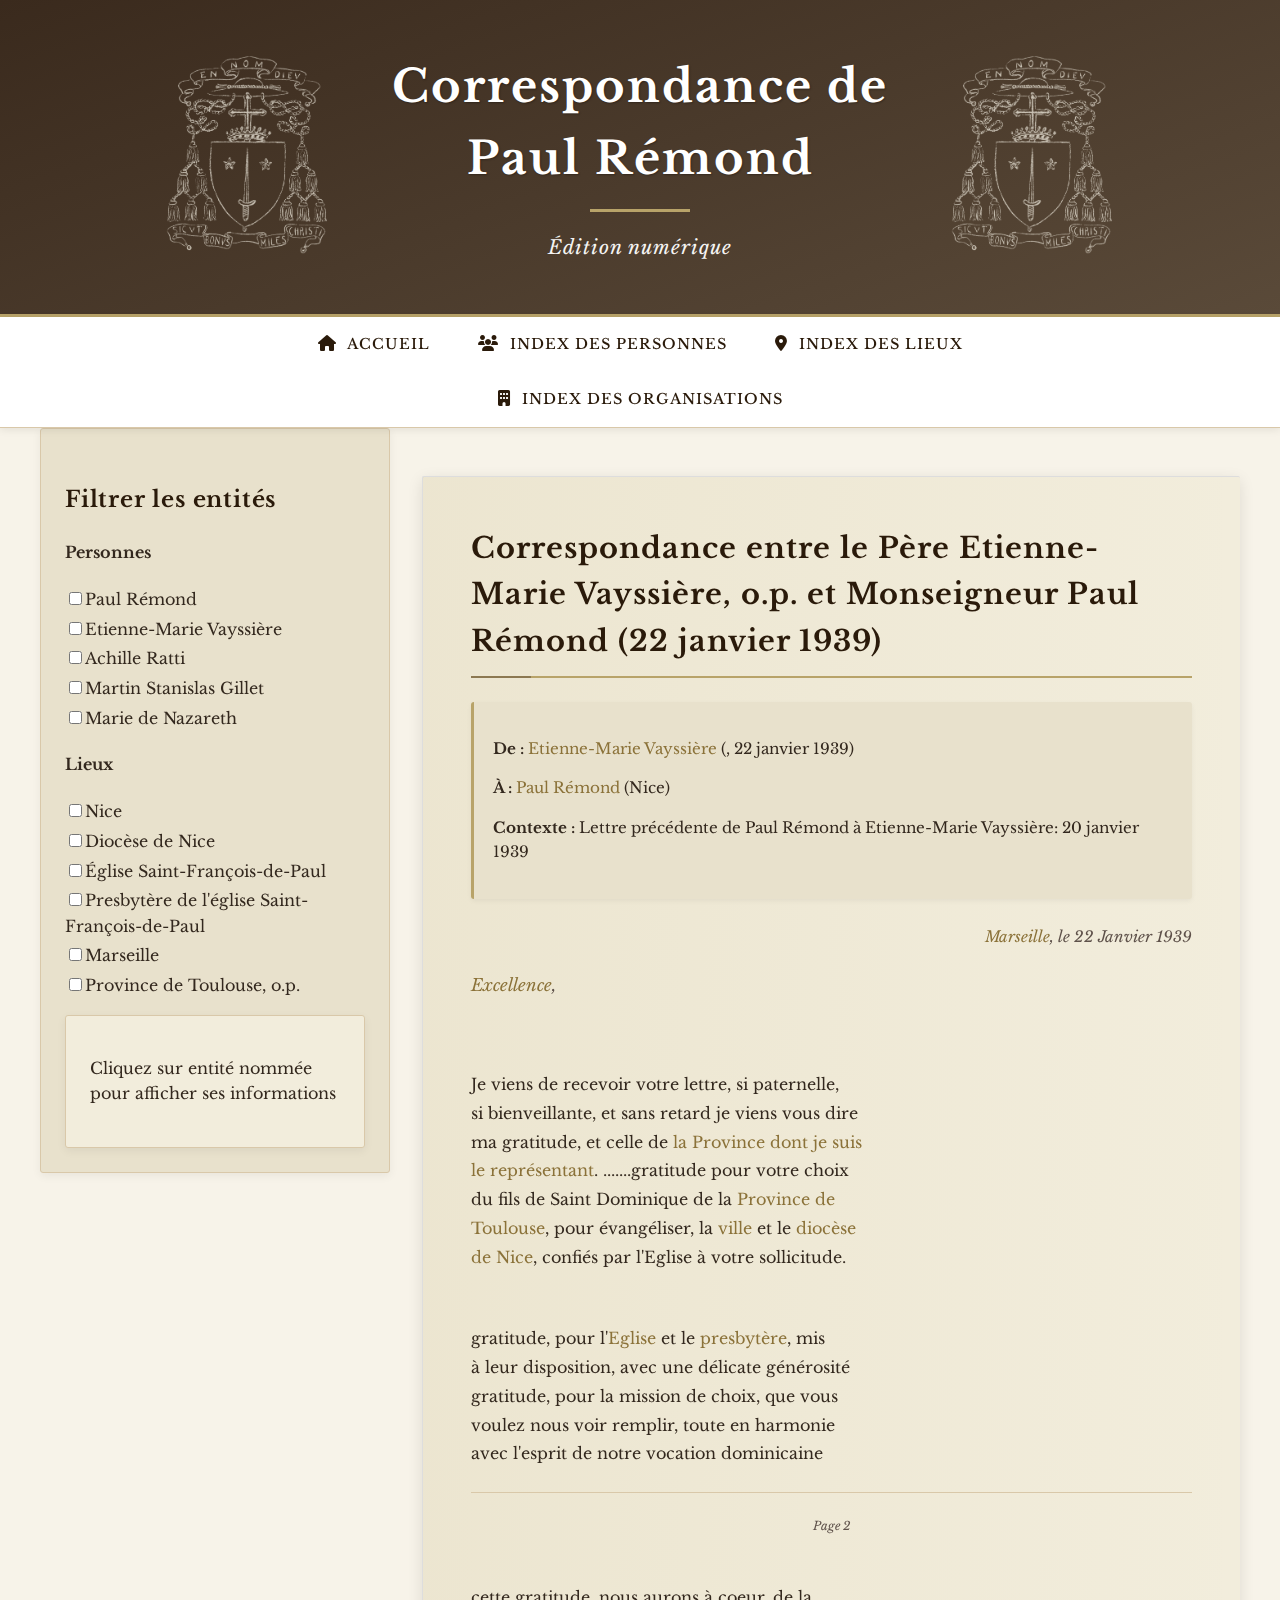
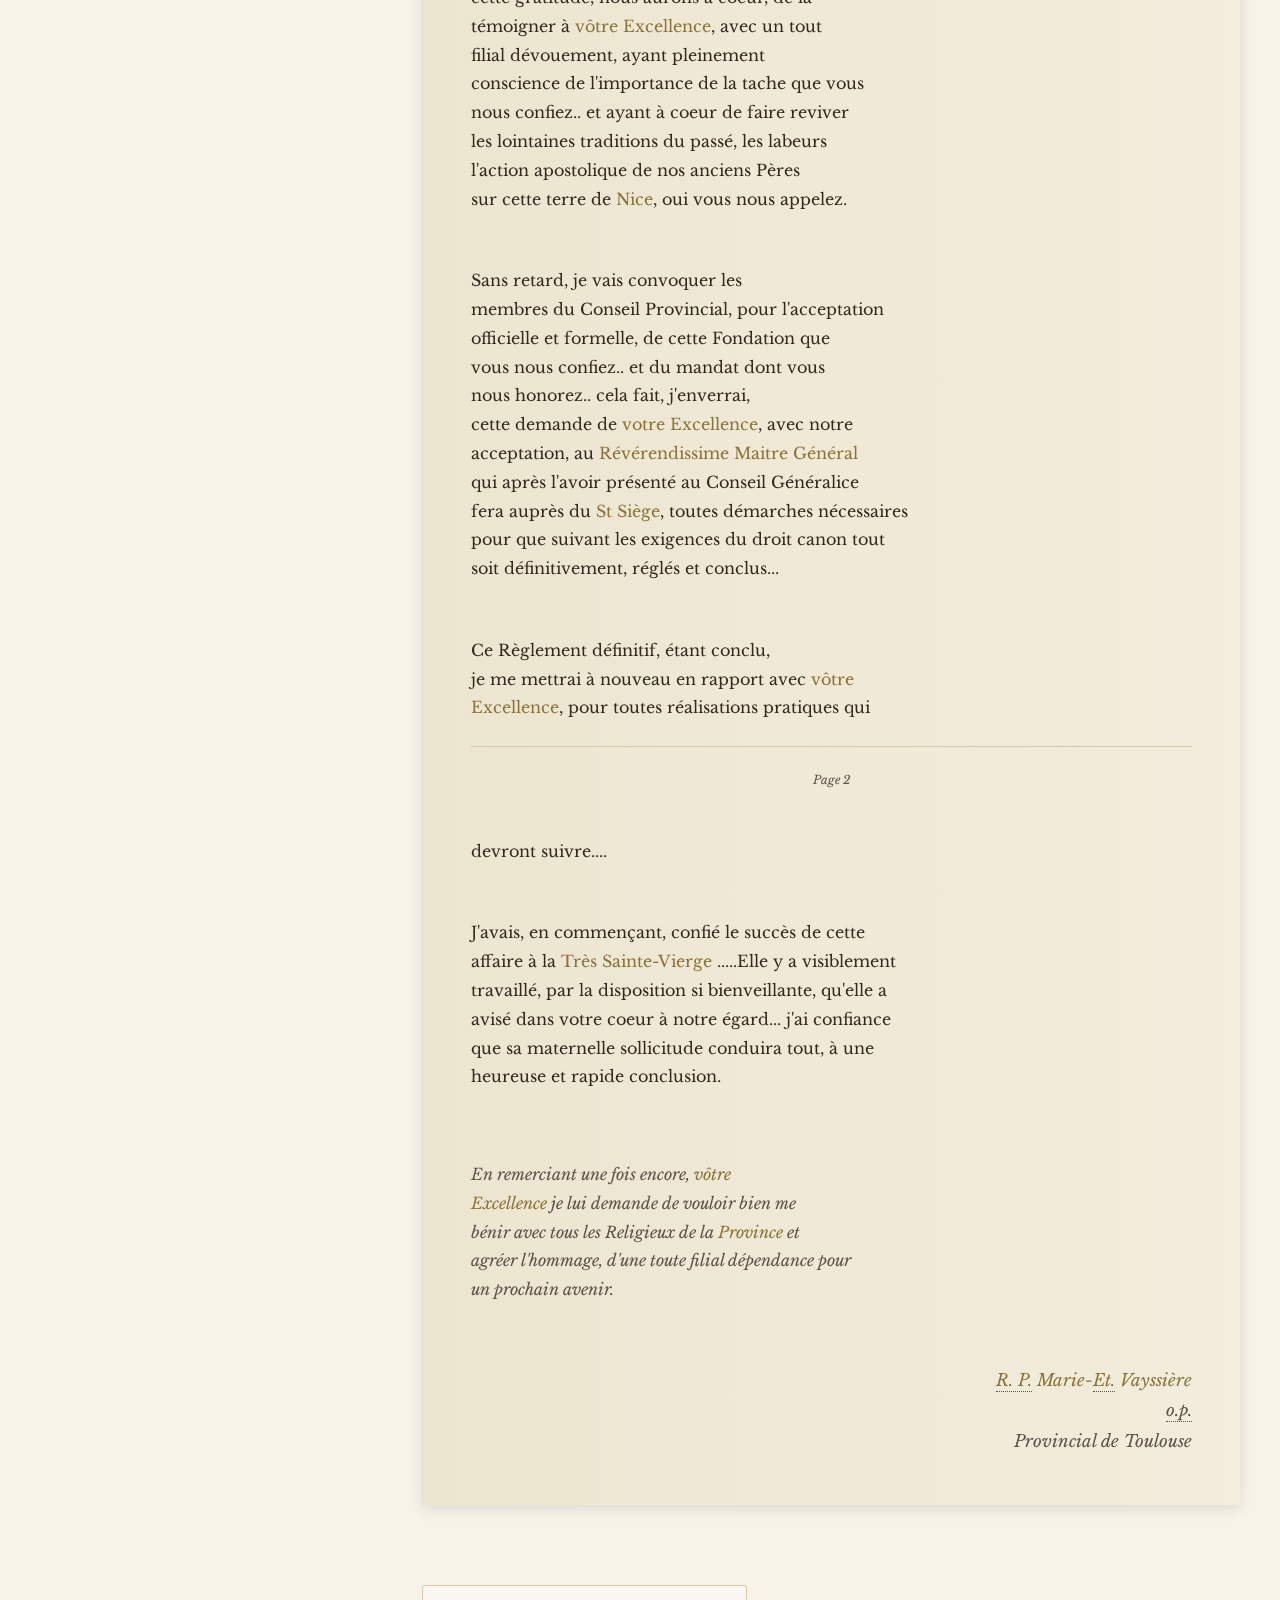
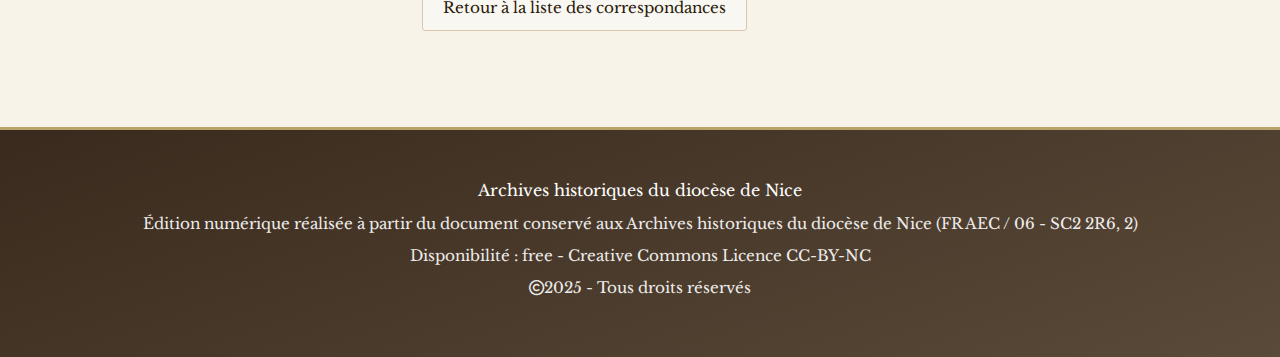
<file: output/lettre_2.html>
<!DOCTYPE html
  PUBLIC "-//W3C//DTD HTML 4.01//EN" "http://www.w3.org/TR/html4/strict.dtd">
<html lang="fr">
   <head>
      <meta http-equiv="Content-Type" content="text/html; charset=UTF-8">
      <meta name="viewport" content="width=device-width, initial-scale=1.0">
      <title>Correspondance entre le Père Etienne-Marie Vayssière,  o.p.  et Monseigneur Paul Rémond (22 janvier 1939)</title>
      <link rel="stylesheet" href="static/css/styles.css">
      <link rel="stylesheet" href="https://fonts.googleapis.com/css2?family=Libre+Baskerville:ital,wght@0,400;0,700;1,400&amp;display=swap">
      <link rel="stylesheet" href="https://cdnjs.cloudflare.com/ajax/libs/font-awesome/6.4.0/css/all.min.css"><script src="static/js/main.js"></script></head>
   <body>
      <header>
         <div class="container">
            <div class="header-content">
               <div class="header-logo left"><img src="static/images/Blason_Paul_Remond.png" alt="Blason de Mgr Rémond"></div>
               <div class="header-text">
                  <h1>Correspondance de Paul Rémond</h1>
                  <p>Édition numérique</p>
               </div>
               <div class="header-logo right"><img src="static/images/Blason_Paul_Remond.png" alt="Blason de Mgr Rémond"></div>
            </div>
         </div>
      </header>
      <nav>
         <div class="container">
            <ul>
               <li><a href="index.html"><i class="fas fa-home"></i> Accueil</a></li>
               <li><a href="index_personnes.html"><i class="fas fa-users"></i> Index des personnes</a></li>
               <li><a href="index_lieux.html"><i class="fas fa-map-marker-alt"></i> Index des lieux</a></li>
               <li><a href="index_organisations.html"><i class="fas fa-building"></i> Index des organisations</a></li>
            </ul>
         </div>
      </nav>
      <div class="content-with-sidebar">
         <aside class="sidebar">
            <div class="entity-filter">
               <h3>Filtrer les entités</h3>
               <div class="filter-group">
                  <h4>Personnes</h4>
                  <div class="filter-item"><input type="checkbox" id="person-person_paul_remond-filter" data-entity-class="person-person_paul_remond"><label for="person-person_paul_remond-filter">Paul Rémond</label></div>
                  <div class="filter-item"><input type="checkbox" id="person-person_vayssiere-filter" data-entity-class="person-person_vayssiere"><label for="person-person_vayssiere-filter">Etienne-Marie Vayssière</label></div>
                  <div class="filter-item"><input type="checkbox" id="person-person_pie_xi-filter" data-entity-class="person-person_pie_xi"><label for="person-person_pie_xi-filter">Achille Ratti</label></div>
                  <div class="filter-item"><input type="checkbox" id="person-person_martin_stanislas_gillet-filter" data-entity-class="person-person_martin_stanislas_gillet"><label for="person-person_martin_stanislas_gillet-filter">Martin Stanislas Gillet</label></div>
                  <div class="filter-item"><input type="checkbox" id="person-person_mary_mother_of_jesus-filter" data-entity-class="person-person_mary_mother_of_jesus"><label for="person-person_mary_mother_of_jesus-filter">Marie de Nazareth</label></div>
               </div>
               <div class="filter-group">
                  <h4>Lieux</h4>
                  <div class="filter-item"><input type="checkbox" id="place-place_nice-filter" data-entity-class="place-place_nice"><label for="place-place_nice-filter">Nice</label></div>
                  <div class="filter-item"><input type="checkbox" id="place-place_nice_diocese-filter" data-entity-class="place-place_nice_diocese"><label for="place-place_nice_diocese-filter">Diocèse de Nice</label></div>
                  <div class="filter-item"><input type="checkbox" id="place-place_francois_de_paul_church-filter" data-entity-class="place-place_francois_de_paul_church"><label for="place-place_francois_de_paul_church-filter">Église Saint-François-de-Paul</label></div>
                  <div class="filter-item"><input type="checkbox" id="place-place_francois_de_paul_presbytery-filter" data-entity-class="place-place_francois_de_paul_presbytery"><label for="place-place_francois_de_paul_presbytery-filter">Presbytère de l'église Saint-François-de-Paul</label></div>
                  <div class="filter-item"><input type="checkbox" id="place-place_marseille-filter" data-entity-class="place-place_marseille"><label for="place-place_marseille-filter">Marseille</label></div>
                  <div class="filter-item"><input type="checkbox" id="place-place_toulouse_province_op-filter" data-entity-class="place-place_toulouse_province_op"><label for="place-place_toulouse_province_op-filter">Province de Toulouse,  o.p.</label></div>
               </div>
            </div>
            <div id="entity-info-panel" class="entity-info">
               <p>Cliquez sur entité nommée pour afficher ses informations</p>
            </div>
         </aside>
         <main class="main-content">
            <article class="letter">
               <div class="letter-heading">
                  <h2>Correspondance entre le Père Etienne-Marie Vayssière,  o.p.  et Monseigneur Paul Rémond (22 janvier 1939)</h2>
               </div>
               <div class="letter-metadata">
                  <p><strong>De : </strong><span class="person person-person_vayssiere" data-entity-id="person_vayssiere" data-name="Etienne-Marie Vayssière" data-info="Provincial des Dominicains">Etienne-Marie Vayssière</span> (, 22 janvier 1939)</p>
                  <p><strong>À : </strong><span class="person person-person_paul_remond" data-entity-id="person_paul_remond" data-name="Paul Rémond" data-info="Évêque de Nice">Paul Rémond</span> (Nice)</p>
                  <p><strong>Contexte : </strong>Lettre précédente de Paul Rémond à Etienne-Marie Vayssière: 20 janvier 1939</p>
               </div>
               <div class="letter-content">
                  <div class="letter-opener">
                     <div class="place-date"><span class="place place-place_marseille" data-entity-id="place_marseille" data-name="Marseille" data-info="Grande ville portuaire du sud de la France, située en Provence.">Marseille</span>, le 22 Janvier 1939</div>
                     <div class="salutation"><span class="person person-person_paul_remond" data-entity-id="person_paul_remond" data-name="Paul Rémond" data-info="Évêque de Nice">Excellence</span>,</div>
                  </div>
                  <div class="letter-body">
                     <p><br>Je viens de recevoir votre lettre, si paternelle,
                        <br>si bienveillante, et sans retard je viens vous dire
                        <br>ma gratitude, et celle de <span class="place place-place_toulouse_province_op" data-entity-id="place_toulouse_province_op" data-name="Province de Toulouse,  o.p." data-info="Province dominicaine couvrant le sud de la France, appartenant à l'Ordre des Prêcheurs.">la Province dont je suis
                           <br>le représentant</span>. .......gratitude pour votre choix
                        <br>du fils de Saint Dominique de la <span class="place place-place_toulouse_province_op" data-entity-id="place_toulouse_province_op" data-name="Province de Toulouse,  o.p." data-info="Province dominicaine couvrant le sud de la France, appartenant à l'Ordre des Prêcheurs.">Province de
                           <br>Toulouse</span>, pour évangéliser, la <span class="place place-place_nice" data-entity-id="place_nice" data-name="Nice" data-info="Ville du sud-est de la France, située sur la Côte d'Azur.">ville</span> et le <span class="place place-place_nice_diocese" data-entity-id="place_nice_diocese" data-name="Diocèse de Nice" data-info="Diocèse catholique couvrant le département des Alpes-Maritimes.">diocèse
                           <br>de Nice</span>, confiés par l'Eglise à votre sollicitude.</p>
                     <p><br>gratitude, pour l'<span class="place place-place_francois_de_paul_church" data-entity-id="place_francois_de_paul_church" data-name="Église Saint-François-de-Paul" data-info="Église historique de Nice, dédiée à Saint François de Paule.">Eglise</span> et le <span class="place place-place_francois_de_paul_presbytery" data-entity-id="place_francois_de_paul_presbytery" data-name="Presbytère de l'église Saint-François-de-Paul" data-info="Résidence des prêtres desservant l’église Saint-François-de-Paul.">presbytère</span>, mis
                        <br>à leur disposition, avec une délicate générosité
                        <br>gratitude, pour la mission de choix, que vous
                        <br>voulez nous voir remplir, toute en harmonie
                        <br>avec l'esprit de notre vocation dominicaine
                        
                        
                        <hr>
                        <div class="page-break"><small>Page 2</small></div><br>cette gratitude, nous aurons à coeur, de la
                        <br>témoigner à <span class="person person-person_paul_remond" data-entity-id="person_paul_remond" data-name="Paul Rémond" data-info="Évêque de Nice">vôtre Excellence</span>, avec un tout
                        <br>filial dévouement, ayant pleinement
                        <br>conscience de l'importance de la tache que vous
                        <br>nous confiez.. et ayant à coeur de faire reviver
                        <br>les lointaines traditions du passé, les labeurs
                        <br>l'action apostolique de nos anciens Pères
                        <br>sur cette terre de <span class="place place-place_nice" data-entity-id="place_nice" data-name="Nice" data-info="Ville du sud-est de la France, située sur la Côte d'Azur.">Nice</span>, oui vous nous appelez.</p>
                     <p><br>Sans retard, je vais convoquer les
                        <br>membres du Conseil Provincial, pour l'acceptation
                        <br>officielle et formelle, de cette Fondation que
                        <br>vous nous confiez.. et du mandat dont vous
                        <br>nous honorez..        cela fait, j'enverrai,
                        <br>cette demande de <span class="person person-person_paul_remond" data-entity-id="person_paul_remond" data-name="Paul Rémond" data-info="Évêque de Nice">votre Excellence</span>, avec notre
                        <br>acceptation, au <span class="person person-person_martin_stanislas_gillet" data-entity-id="person_martin_stanislas_gillet" data-name="Martin Stanislas Gillet" data-info="Maître de l'Ordre dominicain (1929-1946)">Révérendissime Maitre Général</span>
                        <br>qui après l'avoir présenté au Conseil Généralice
                        <br>fera auprès du <span class="person person-person_pie_xi" data-entity-id="person_pie_xi" data-name="Achille Ratti" data-info="Pape (sous le nom de Pie XI, 1922-1939)">St Siège</span>, toutes démarches nécessaires
                        <br>pour que suivant les exigences du droit canon tout
                        <br>soit définitivement, réglés et conclus...</p>
                     <p><br>Ce Règlement définitif, étant conclu,
                        <br>je me mettrai à nouveau en rapport avec <span class="person person-person_paul_remond" data-entity-id="person_paul_remond" data-name="Paul Rémond" data-info="Évêque de Nice">vôtre
                           <br>Excellence</span>, pour toutes réalisations pratiques qui
                        
                        
                        <hr>
                        <div class="page-break"><small>Page 2</small></div><br>devront suivre....</p>
                     <p><br>J'avais, en commençant, confié le succès de cette
                        <br>affaire à la <span class="person person-person_mary_mother_of_jesus" data-entity-id="person_mary_mother_of_jesus" data-name="Marie de Nazareth" data-info="Mère de Dieu pour les chrétiens">Très Sainte-Vierge</span> .....Elle y a visiblement
                        <br>travaillé, par la disposition si bienveillante, qu'elle a
                        <br>avisé dans votre coeur à notre égard... j'ai confiance
                        <br>que sa maternelle sollicitude conduira tout, à une
                        <br>heureuse et rapide conclusion.</p>
                  </div>
                  <div class="letter-closer">
                     <div class="closing"><br>En remerciant une fois encore, <span class="person person-person_paul_remond" data-entity-id="person_paul_remond" data-name="Paul Rémond" data-info="Évêque de Nice">vôtre
                           <br>Excellence</span> je lui demande de vouloir bien me
                        <br>bénir avec tous les Religieux de la <span class="place place-place_toulouse_province_op" data-entity-id="place_toulouse_province_op" data-name="Province de Toulouse,  o.p." data-info="Province dominicaine couvrant le sud de la France, appartenant à l'Ordre des Prêcheurs.">Province</span> et
                        <br>agréer l'hommage, d'une toute filial dépendance pour
                        <br>un prochain avenir.
                        <div class="signed"><br><span class="person person-person_vayssiere" data-entity-id="person_vayssiere" data-name="Etienne-Marie Vayssière" data-info="Provincial des Dominicains"><abbr title="Révérend Père">R. P.</abbr> Marie-<abbr title="Etienne">Et.</abbr> Vayssière</span>
                           <br><abbr title="ordo prædicatorum">o.p.</abbr>
                           <br>Provincial de Toulouse</div>
                     </div>
                  </div>
               </div>
            </article><a href="index.html" class="back-link">Retour à la liste des correspondances</a></main>
      </div>
      <footer>
         <div class="container">
            <div class="footer-logo">Archives historiques du diocèse de Nice</div>
            <p>Édition numérique réalisée à partir du document conservé aux Archives historiques
               du diocèse de Nice (FR AEC / 06 - SC2 2R6, 2)</p>
            <p>Disponibilité : free - Creative Commons Licence CC-BY-NC</p>
            <p><i class="far fa-copyright"></i>2025 - Tous droits réservés</p>
         </div>
      </footer>
   </body>
</html>
</file>
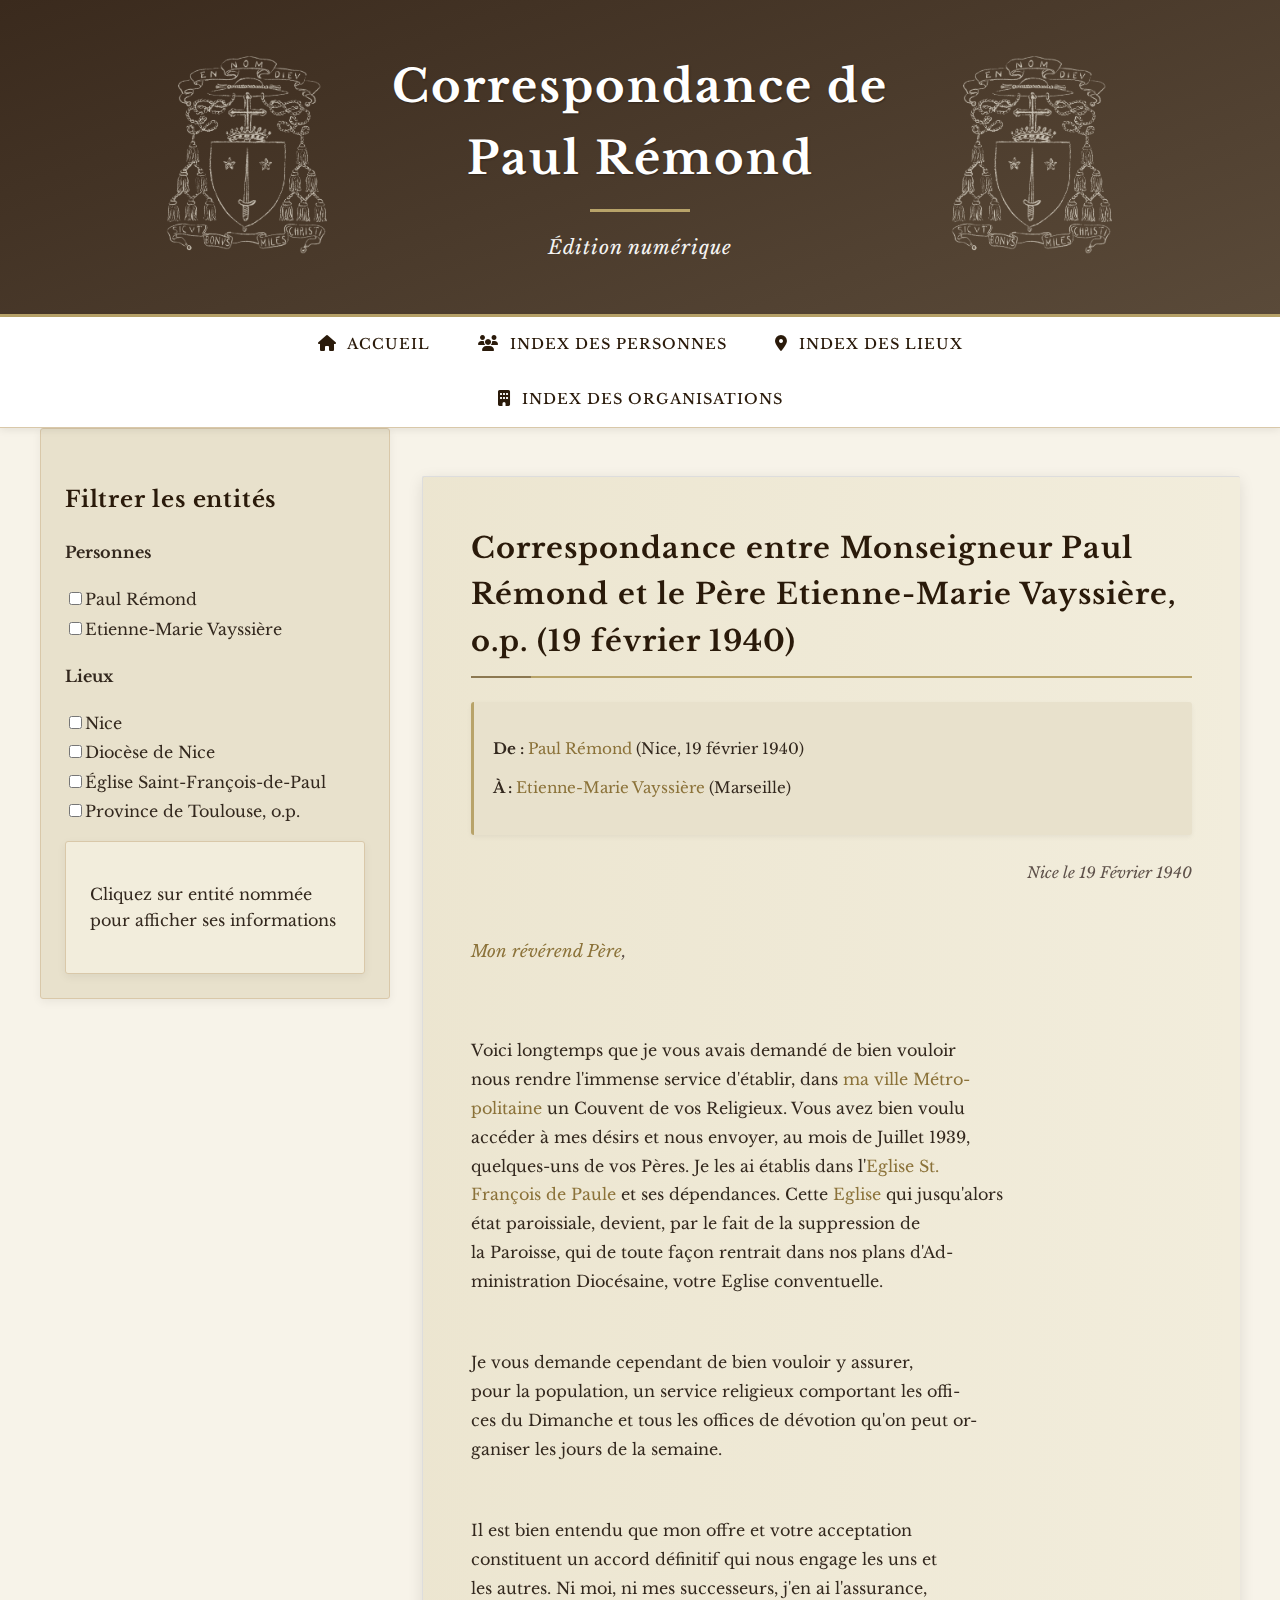
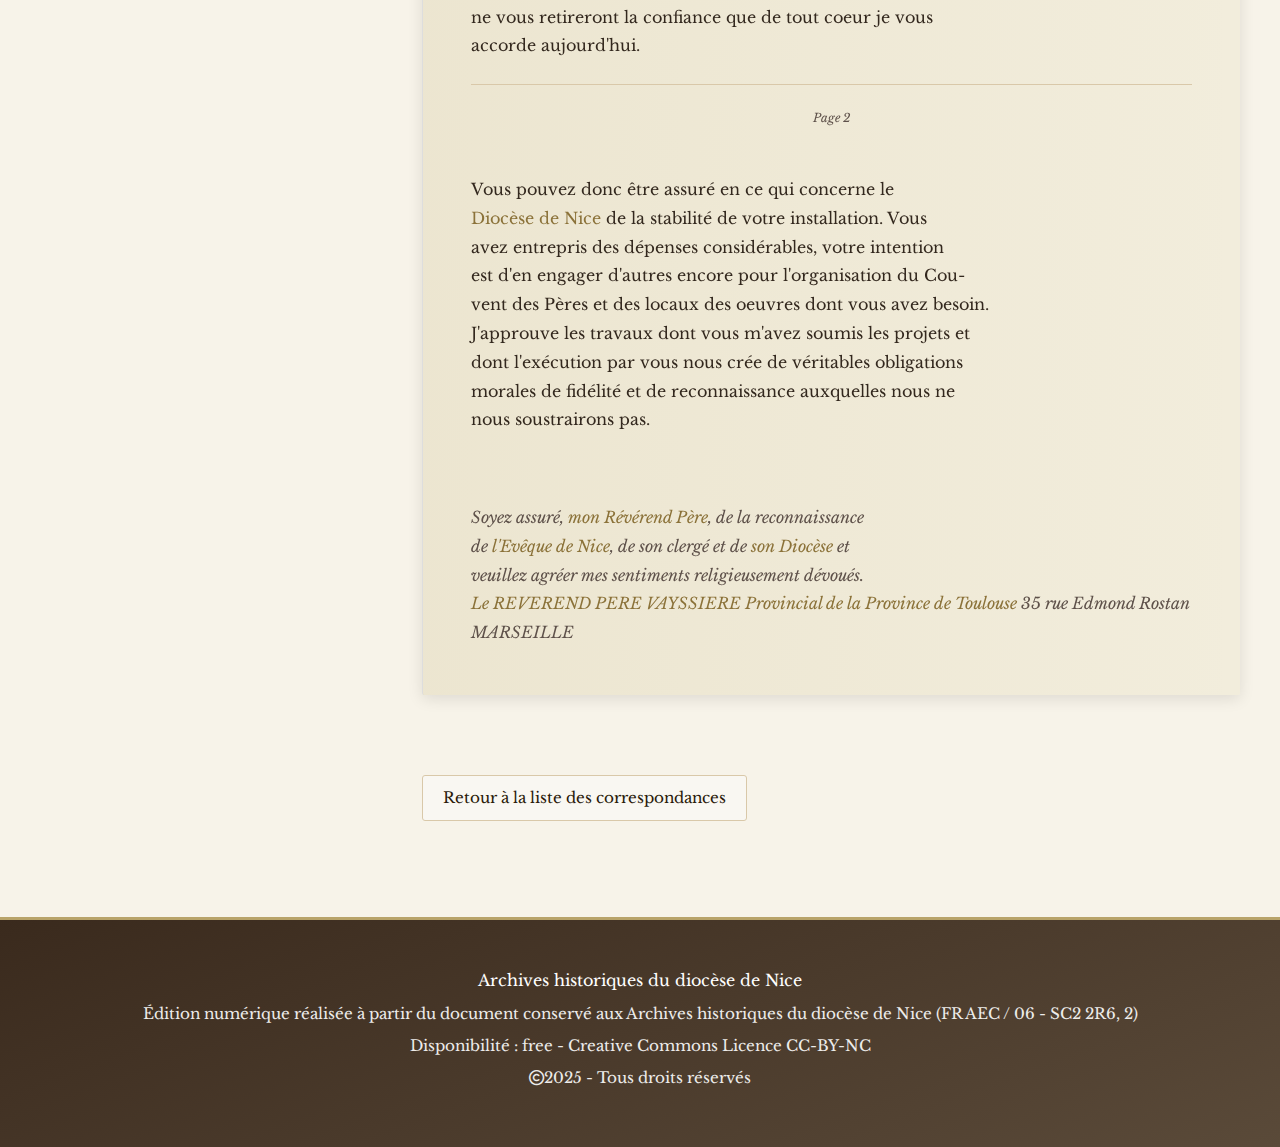
<file: output/lettre_3.html>
<!DOCTYPE html
  PUBLIC "-//W3C//DTD HTML 4.01//EN" "http://www.w3.org/TR/html4/strict.dtd">
<html lang="fr">
   <head>
      <meta http-equiv="Content-Type" content="text/html; charset=UTF-8">
      <meta name="viewport" content="width=device-width, initial-scale=1.0">
      <title>Correspondance entre Monseigneur Paul Rémond et le Père Etienne-Marie Vayssière,  o.p.  (19 février 1940)</title>
      <link rel="stylesheet" href="static/css/styles.css">
      <link rel="stylesheet" href="https://fonts.googleapis.com/css2?family=Libre+Baskerville:ital,wght@0,400;0,700;1,400&amp;display=swap">
      <link rel="stylesheet" href="https://cdnjs.cloudflare.com/ajax/libs/font-awesome/6.4.0/css/all.min.css"><script src="static/js/main.js"></script></head>
   <body>
      <header>
         <div class="container">
            <div class="header-content">
               <div class="header-logo left"><img src="static/images/Blason_Paul_Remond.png" alt="Blason de Mgr Rémond"></div>
               <div class="header-text">
                  <h1>Correspondance de Paul Rémond</h1>
                  <p>Édition numérique</p>
               </div>
               <div class="header-logo right"><img src="static/images/Blason_Paul_Remond.png" alt="Blason de Mgr Rémond"></div>
            </div>
         </div>
      </header>
      <nav>
         <div class="container">
            <ul>
               <li><a href="index.html"><i class="fas fa-home"></i> Accueil</a></li>
               <li><a href="index_personnes.html"><i class="fas fa-users"></i> Index des personnes</a></li>
               <li><a href="index_lieux.html"><i class="fas fa-map-marker-alt"></i> Index des lieux</a></li>
               <li><a href="index_organisations.html"><i class="fas fa-building"></i> Index des organisations</a></li>
            </ul>
         </div>
      </nav>
      <div class="content-with-sidebar">
         <aside class="sidebar">
            <div class="entity-filter">
               <h3>Filtrer les entités</h3>
               <div class="filter-group">
                  <h4>Personnes</h4>
                  <div class="filter-item"><input type="checkbox" id="person-person_paul_remond-filter" data-entity-class="person-person_paul_remond"><label for="person-person_paul_remond-filter">Paul Rémond</label></div>
                  <div class="filter-item"><input type="checkbox" id="person-person_vayssiere-filter" data-entity-class="person-person_vayssiere"><label for="person-person_vayssiere-filter">Etienne-Marie Vayssière</label></div>
               </div>
               <div class="filter-group">
                  <h4>Lieux</h4>
                  <div class="filter-item"><input type="checkbox" id="place-place_nice-filter" data-entity-class="place-place_nice"><label for="place-place_nice-filter">Nice</label></div>
                  <div class="filter-item"><input type="checkbox" id="place-place_nice_diocese-filter" data-entity-class="place-place_nice_diocese"><label for="place-place_nice_diocese-filter">Diocèse de Nice</label></div>
                  <div class="filter-item"><input type="checkbox" id="place-place_francois_de_paul_church-filter" data-entity-class="place-place_francois_de_paul_church"><label for="place-place_francois_de_paul_church-filter">Église Saint-François-de-Paul</label></div>
                  <div class="filter-item"><input type="checkbox" id="place-place_toulouse_province_op-filter" data-entity-class="place-place_toulouse_province_op"><label for="place-place_toulouse_province_op-filter">Province de Toulouse,  o.p.</label></div>
               </div>
            </div>
            <div id="entity-info-panel" class="entity-info">
               <p>Cliquez sur entité nommée pour afficher ses informations</p>
            </div>
         </aside>
         <main class="main-content">
            <article class="letter">
               <div class="letter-heading">
                  <h2>Correspondance entre Monseigneur Paul Rémond et le Père Etienne-Marie Vayssière,  o.p.  (19 février 1940)</h2>
               </div>
               <div class="letter-metadata">
                  <p><strong>De : </strong><span class="person person-person_paul_remond" data-entity-id="person_paul_remond" data-name="Paul Rémond" data-info="Évêque de Nice">Paul Rémond</span> (Nice, 19 février 1940)</p>
                  <p><strong>À : </strong><span class="person person-person_vayssiere" data-entity-id="person_vayssiere" data-name="Etienne-Marie Vayssière" data-info="Provincial des Dominicains">Etienne-Marie Vayssière</span> (Marseille)</p>
               </div>
               <div class="letter-content">
                  <div class="letter-opener">
                     <div class="place-date">Nice le 19 Février 1940</div>
                     <div class="salutation"><br><span class="person person-person_vayssiere" data-entity-id="person_vayssiere" data-name="Etienne-Marie Vayssière" data-info="Provincial des Dominicains">Mon révérend Père</span>,</div>
                  </div>
                  <div class="letter-body">
                     <p><br>Voici longtemps que je vous avais demandé de bien vouloir
                        <br>nous rendre l'immense service d'établir, dans <span class="place place-place_nice" data-entity-id="place_nice" data-name="Nice" data-info="Ville du sud-est de la France, située sur la Côte d'Azur.">ma ville Métro-
                           <br>politaine</span> un Couvent de vos Religieux. Vous avez bien voulu
                        <br>accéder à mes désirs et nous envoyer, au mois de Juillet 1939,
                        <br>quelques-uns de vos Pères. Je les ai établis dans l'<span class="place place-place_francois_de_paul_church" data-entity-id="place_francois_de_paul_church" data-name="Église Saint-François-de-Paul" data-info="Église historique de Nice, dédiée à Saint François de Paule.">Eglise St.
                           <br>François de Paule</span> et ses dépendances. Cette <span class="place place-place_francois_de_paul_church" data-entity-id="place_francois_de_paul_church" data-name="Église Saint-François-de-Paul" data-info="Église historique de Nice, dédiée à Saint François de Paule.">Eglise</span> qui jusqu'alors
                        <br>état paroissiale, devient, par le fait de la suppression de
                        <br>la Paroisse, qui de toute façon rentrait dans nos plans d'Ad-
                        <br>ministration Diocésaine, votre Eglise conventuelle.</p>
                     <p><br>Je vous demande cependant de bien vouloir y assurer,
                        <br>pour la population, un service religieux comportant les offi-
                        <br>ces du Dimanche et tous les offices de dévotion qu'on peut or-
                        <br>ganiser les jours de la semaine.</p>
                     <p><br>Il est bien entendu que mon offre et votre acceptation
                        <br>constituent un accord définitif qui nous engage les uns et
                        <br>les autres. Ni moi, ni mes successeurs, j'en ai l'assurance,
                        <br>ne vous retireront la confiance que de tout coeur je vous
                        <br>accorde aujourd'hui.</p>
                     <p>
                        <hr>
                        <div class="page-break"><small>Page 2</small></div><br>Vous pouvez donc être assuré en ce qui concerne le
                        <br><span class="place place-place_nice_diocese" data-entity-id="place_nice_diocese" data-name="Diocèse de Nice" data-info="Diocèse catholique couvrant le département des Alpes-Maritimes.">Diocèse de Nice</span> de la stabilité de votre installation. Vous
                        <br>avez entrepris des dépenses considérables, votre intention
                        <br>est d'en engager d'autres encore pour l'organisation du Cou-
                        <br>vent des Pères et des locaux des oeuvres dont vous avez besoin.
                        <br>J'approuve les travaux dont vous m'avez soumis les projets et
                        <br>dont l'exécution par vous nous crée de véritables obligations
                        <br>morales de fidélité et de reconnaissance auxquelles nous ne
                        <br>nous soustrairons pas.</p>
                  </div>
                  <div class="letter-closer">
                     <div class="closing"><br>Soyez assuré, <span class="person person-person_vayssiere" data-entity-id="person_vayssiere" data-name="Etienne-Marie Vayssière" data-info="Provincial des Dominicains">mon Révérend Père</span>, de la reconnaissance
                        <br>de <span class="person person-person_paul_remond" data-entity-id="person_paul_remond" data-name="Paul Rémond" data-info="Évêque de Nice">l'Evêque de Nice</span>, de son clergé et de <span class="place place-place_nice_diocese" data-entity-id="place_nice_diocese" data-name="Diocèse de Nice" data-info="Diocèse catholique couvrant le département des Alpes-Maritimes.">son Diocèse</span> et
                        <br>veuillez agréer mes sentiments religieusement dévoués.
                        <div class="address"><span class="person person-person_vayssiere" data-entity-id="person_vayssiere" data-name="Etienne-Marie Vayssière" data-info="Provincial des Dominicains">Le REVEREND PERE VAYSSIERE</span>
                           <span class="place place-place_toulouse_province_op" data-entity-id="place_toulouse_province_op" data-name="Province de Toulouse,  o.p." data-info="Province dominicaine couvrant le sud de la France, appartenant à l'Ordre des Prêcheurs.">Provincial de la Province de Toulouse</span>
                           35 rue Edmond Rostan
                           MARSEILLE</div>
                     </div>
                  </div>
               </div>
            </article><a href="index.html" class="back-link">Retour à la liste des correspondances</a></main>
      </div>
      <footer>
         <div class="container">
            <div class="footer-logo">Archives historiques du diocèse de Nice</div>
            <p>Édition numérique réalisée à partir du document conservé aux Archives historiques
               du diocèse de Nice (FR AEC / 06 - SC2 2R6, 2)</p>
            <p>Disponibilité : free - Creative Commons Licence CC-BY-NC</p>
            <p><i class="far fa-copyright"></i>2025 - Tous droits réservés</p>
         </div>
      </footer>
   </body>
</html>
</file>
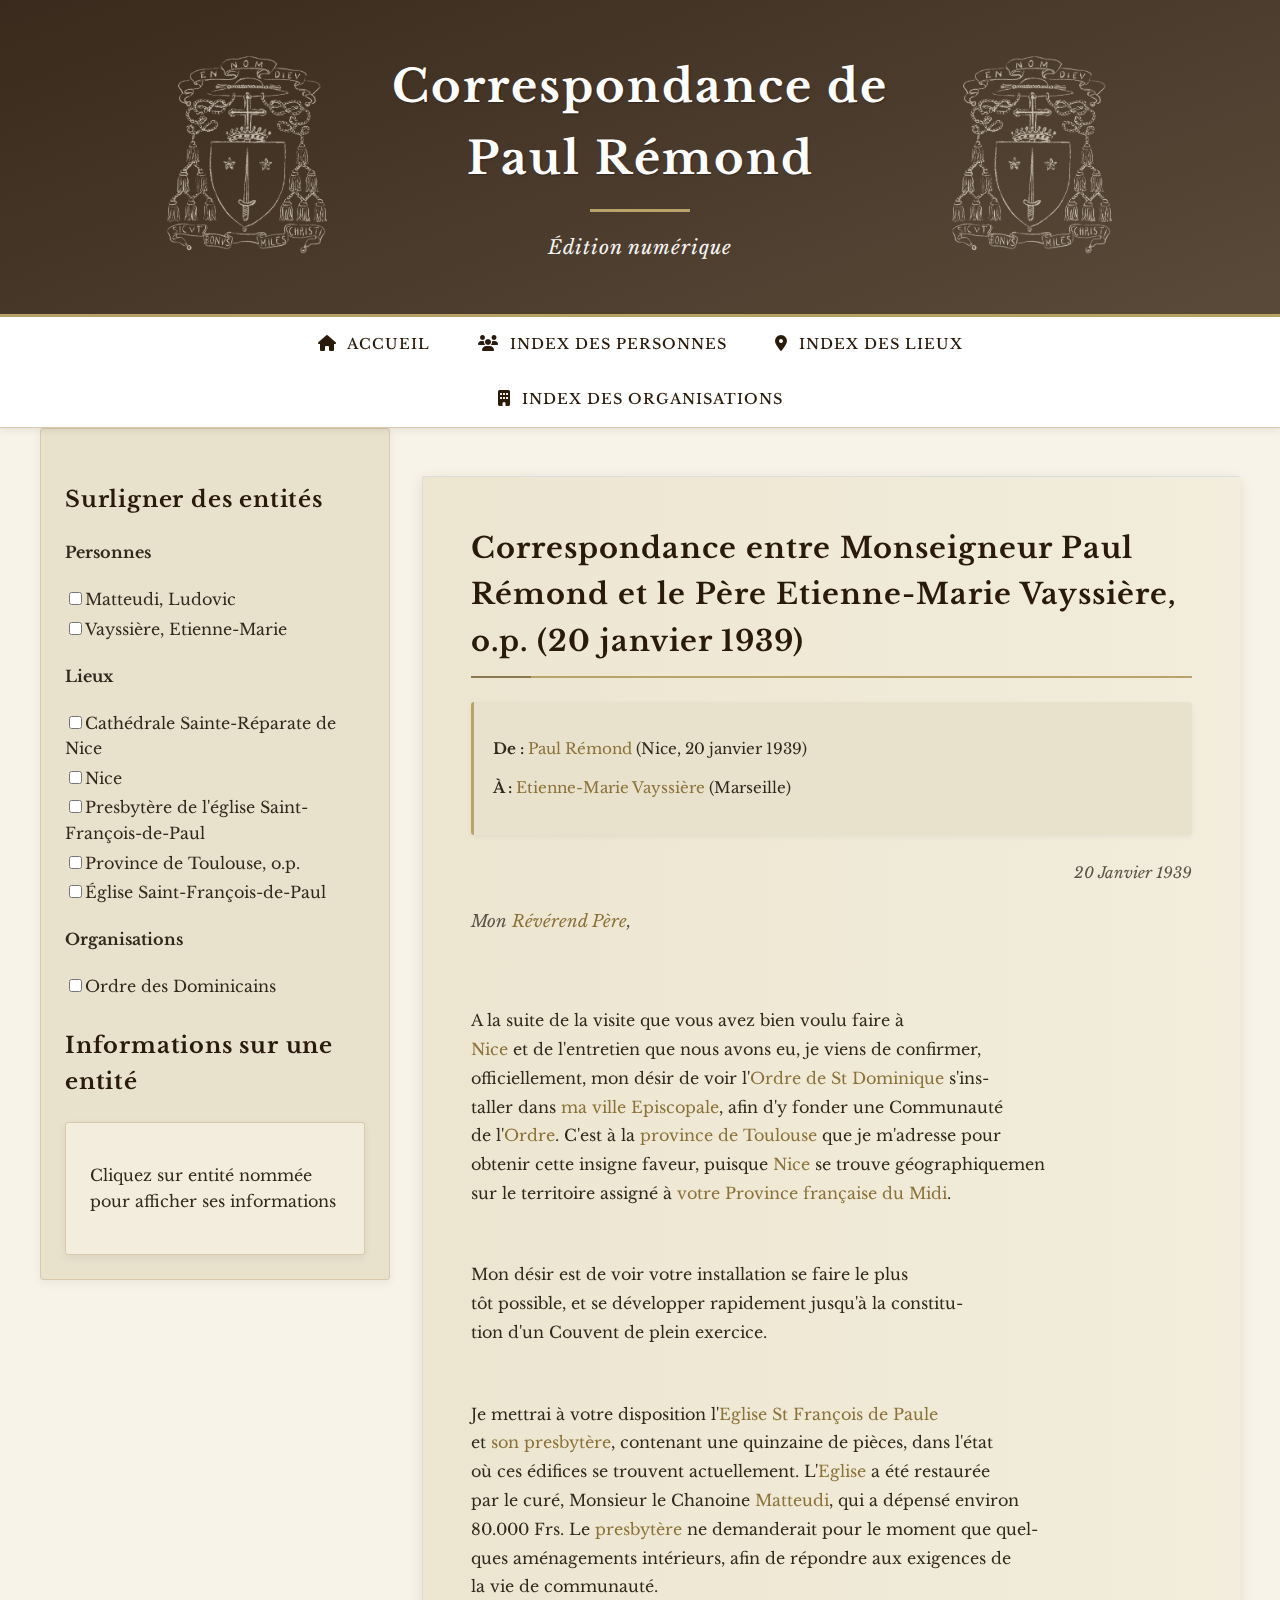
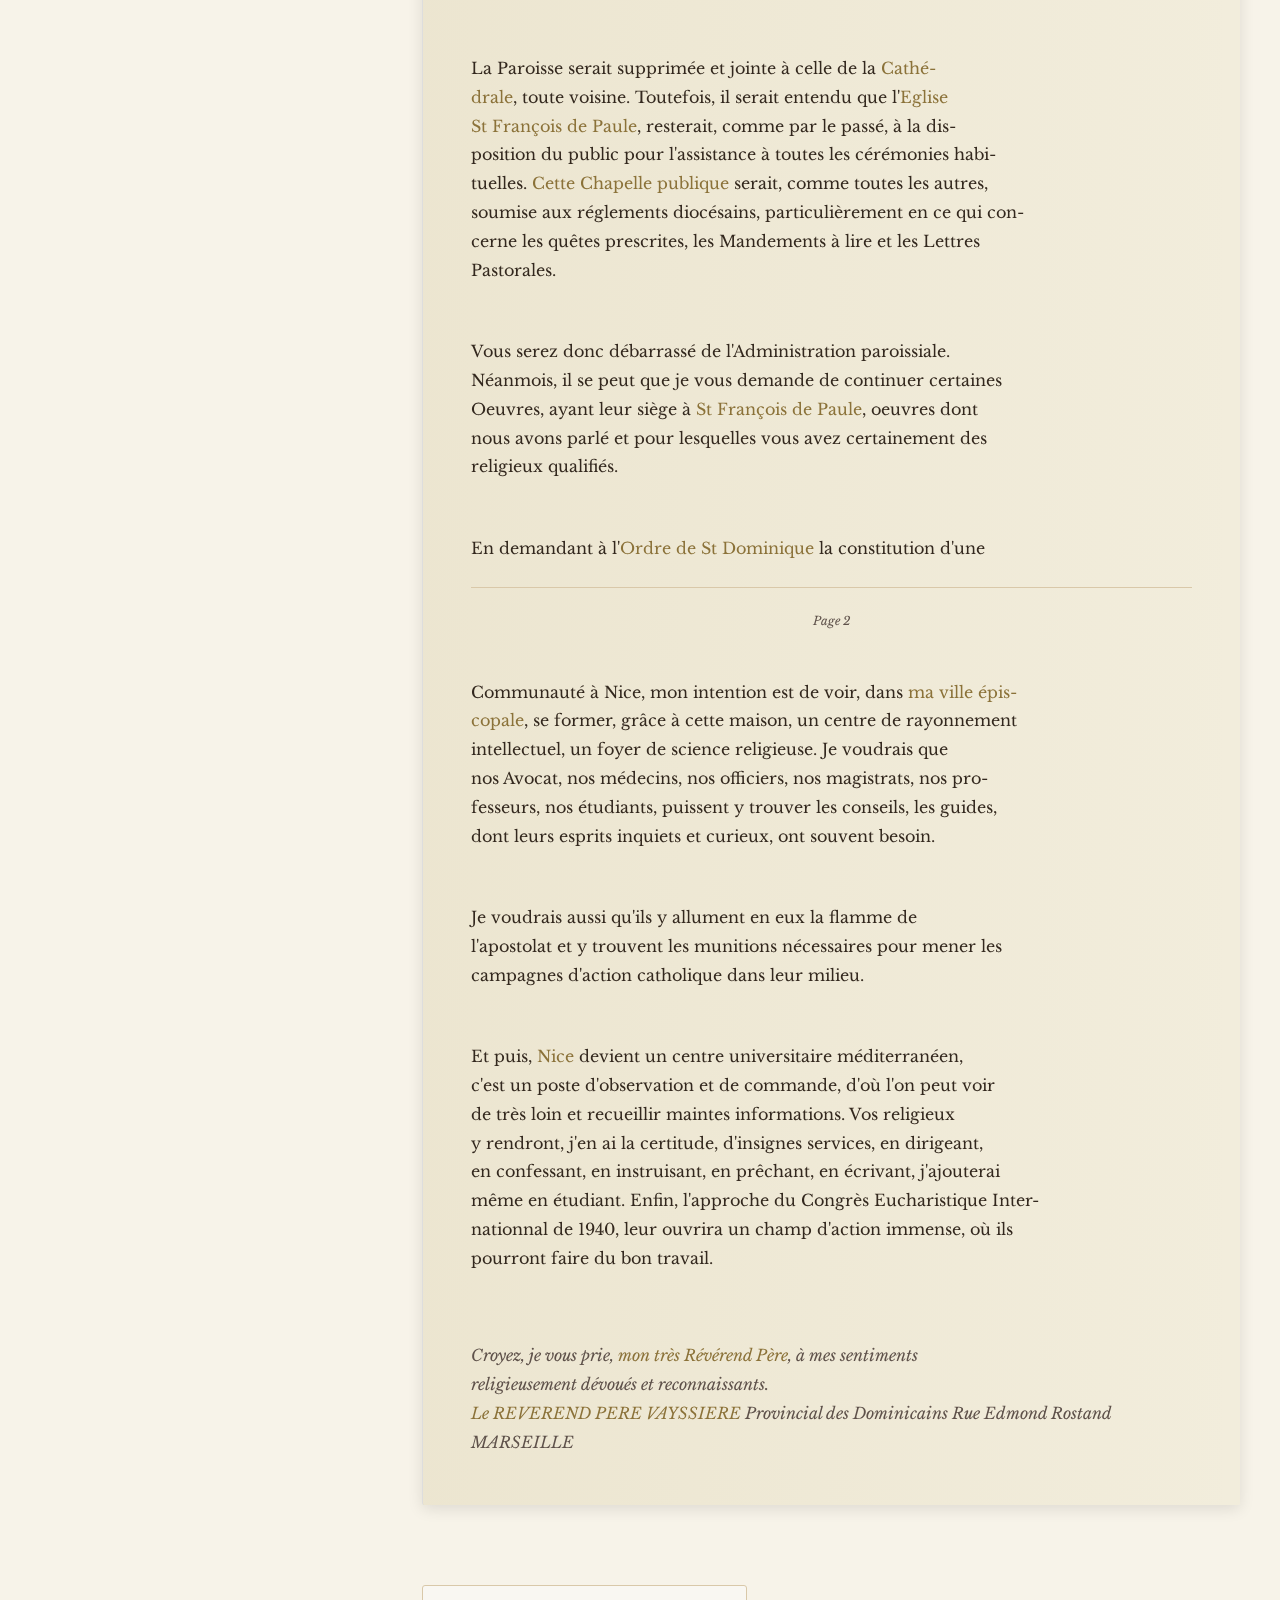
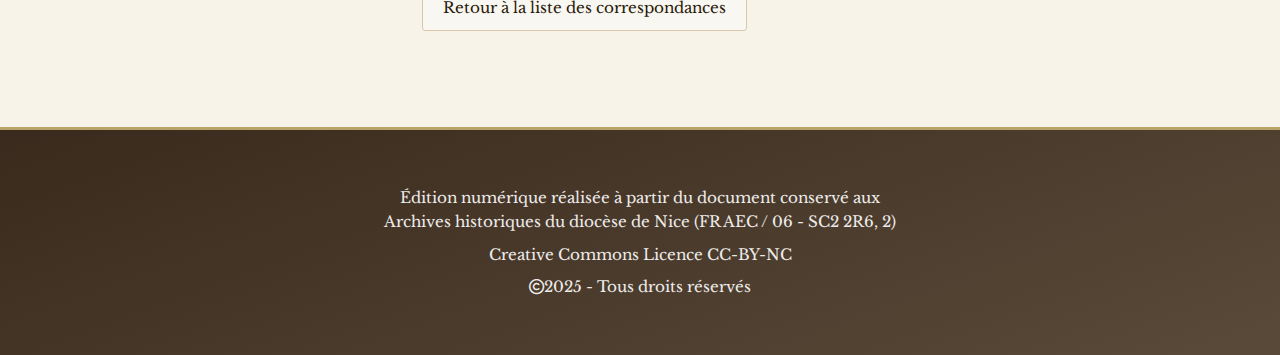
<file: output/lettre_corresp_remond-vayssiere_1939-01-20.html>
<!DOCTYPE html
  PUBLIC "-//W3C//DTD HTML 4.01//EN" "http://www.w3.org/TR/html4/strict.dtd">
<html lang="fr">
   <head>
      <meta http-equiv="Content-Type" content="text/html; charset=UTF-8">
      <meta name="viewport" content="width=device-width, initial-scale=1.0">
      <title>Correspondance entre Monseigneur Paul Rémond et le Père Etienne-Marie Vayssière,  o.p.  (20 janvier 1939)</title>
      <link rel="stylesheet" href="static/css/styles.css">
      <link rel="stylesheet" href="https://fonts.googleapis.com/css2?family=Libre+Baskerville:ital,wght@0,400;0,700;1,400&amp;display=swap">
      <link rel="stylesheet" href="https://cdnjs.cloudflare.com/ajax/libs/font-awesome/6.4.0/css/all.min.css"><script src="static/js/main.js"></script></head>
   <body>
      <header>
         <div class="container">
            <div class="header-content">
               <div class="header-logo left"><img src="static/images/Blason_Paul_Remond.png" alt="Blason de Mgr Rémond"></div>
               <div class="header-text">
                  <h1>Correspondance de Paul Rémond</h1>
                  <p>Édition numérique</p>
               </div>
               <div class="header-logo right"><img src="static/images/Blason_Paul_Remond.png" alt="Blason de Mgr Rémond"></div>
            </div>
         </div>
      </header>
      <nav>
         <div class="container">
            <ul>
               <li><a href="index.html"><i class="fas fa-home"></i> Accueil</a></li>
               <li><a href="index_personnes.html"><i class="fas fa-users"></i> Index des personnes</a></li>
               <li><a href="index_lieux.html"><i class="fas fa-map-marker-alt"></i> Index des lieux</a></li>
               <li><a href="index_organisations.html"><i class="fas fa-building"></i> Index des organisations</a></li>
            </ul>
         </div>
      </nav>
      <div class="content-with-sidebar">
         <aside class="sidebar">
            <div class="entity-filter">
               <h3>Surligner des entités</h3>
               <div class="filter-group">
                  <h4>Personnes</h4>
                  <div class="filter-item"><input type="checkbox" id="person-person_matteudi-filter" data-entity-class="person-person_matteudi"><label for="person-person_matteudi-filter">Matteudi, Ludovic</label></div>
                  <div class="filter-item"><input type="checkbox" id="person-person_vayssiere-filter" data-entity-class="person-person_vayssiere"><label for="person-person_vayssiere-filter">Vayssière, Etienne-Marie</label></div>
               </div>
               <div class="filter-group">
                  <h4>Lieux</h4>
                  <div class="filter-item"><input type="checkbox" id="place-place_reparate_cathedral-filter" data-entity-class="place-place_reparate_cathedral"><label for="place-place_reparate_cathedral-filter">Cathédrale Sainte-Réparate de Nice</label></div>
                  <div class="filter-item"><input type="checkbox" id="place-place_nice-filter" data-entity-class="place-place_nice"><label for="place-place_nice-filter">Nice</label></div>
                  <div class="filter-item"><input type="checkbox" id="place-place_francois_de_paul_presbytery-filter" data-entity-class="place-place_francois_de_paul_presbytery"><label for="place-place_francois_de_paul_presbytery-filter">Presbytère de l'église Saint-François-de-Paul</label></div>
                  <div class="filter-item"><input type="checkbox" id="place-place_toulouse_province_op-filter" data-entity-class="place-place_toulouse_province_op"><label for="place-place_toulouse_province_op-filter">Province de Toulouse,  o.p.</label></div>
                  <div class="filter-item"><input type="checkbox" id="place-place_francois_de_paul_church-filter" data-entity-class="place-place_francois_de_paul_church"><label for="place-place_francois_de_paul_church-filter">Église Saint-François-de-Paul</label></div>
               </div>
               <div class="filter-group">
                  <h4>Organisations</h4>
                  <div class="filter-item"><input type="checkbox" id="org-org_dominican_order-filter" data-entity-class="org-org_dominican_order"><label for="org-org_dominican_order-filter">Ordre des Dominicains</label></div>
               </div>
               <h3>Informations sur une entité</h3>
               <div id="entity-info-panel" class="entity-info">
                  <p>Cliquez sur entité nommée pour afficher ses informations</p>
               </div>
            </div>
         </aside>
         <main class="main-content">
            <article class="letter">
               <div class="letter-heading">
                  <h2>Correspondance entre Monseigneur Paul Rémond et le Père Etienne-Marie Vayssière,  o.p.  (20 janvier 1939)</h2>
               </div>
               <div class="letter-metadata">
                  <p><strong>De : </strong><span class="person person-person_paul_remond" data-entity-id="person_paul_remond" data-name="Paul Rémond" data-info="Évêque de Nice">Paul Rémond</span> (Nice, 20 janvier 1939)</p>
                  <p><strong>À : </strong><span class="person person-person_vayssiere" data-entity-id="person_vayssiere" data-name="Etienne-Marie Vayssière" data-info="Provincial des Dominicains">Etienne-Marie Vayssière</span> (Marseille)</p>
               </div>
               <div class="letter-content">
                  <div class="letter-opener">
                     <div class="place-date">
                        20 Janvier 1939
                        </div>
                     <div class="salutation">Mon <span class="person person-person_vayssiere" data-entity-id="person_vayssiere" data-name="Etienne-Marie Vayssière" data-info="Provincial des Dominicains">Révérend Père</span>,</div>
                  </div>
                  <div class="letter-body">
                     <p><br>A la suite de la visite que vous avez bien voulu faire à
                        <br><span class="place place-place_nice" data-entity-id="place_nice" data-name="Nice" data-info="Ville du sud-est de la France, située sur la Côte d'Azur.">Nice</span> et de l'entretien que nous avons eu, je viens de confirmer,
                        <br>officiellement, mon désir de voir l'<span class="org org-org_dominican_order" data-entity-id="org_dominican_order" data-name="Ordre des Dominicains" data-info="Ordre religieux catholique fondé par Dominique de Guzman">Ordre de St Dominique</span> s'ins-
                        <br>taller dans <span class="place place-place_nice" data-entity-id="place_nice" data-name="Nice" data-info="Ville du sud-est de la France, située sur la Côte d'Azur.">ma ville Episcopale</span>, afin d'y fonder une Communauté
                        <br>de l'<span class="org org-org_dominican_order" data-entity-id="org_dominican_order" data-name="Ordre des Dominicains" data-info="Ordre religieux catholique fondé par Dominique de Guzman">Ordre</span>. C'est à la <span class="place place-place_toulouse_province_op" data-entity-id="place_toulouse_province_op" data-name="Province de Toulouse,  o.p." data-info="Province dominicaine couvrant le sud de la France, appartenant à l'Ordre des Prêcheurs.">province de Toulouse</span> que je m'adresse pour
                        <br>obtenir cette insigne faveur, puisque <span class="place place-place_nice" data-entity-id="place_nice" data-name="Nice" data-info="Ville du sud-est de la France, située sur la Côte d'Azur.">Nice</span> se trouve géographiquemen
                        <br>sur le territoire assigné à <span class="place place-place_toulouse_province_op" data-entity-id="place_toulouse_province_op" data-name="Province de Toulouse,  o.p." data-info="Province dominicaine couvrant le sud de la France, appartenant à l'Ordre des Prêcheurs.">votre Province française du Midi</span>.</p>
                     <p><br>Mon désir est de voir votre installation se faire le plus
                        <br>tôt possible, et se développer rapidement jusqu'à la constitu-
                        <br>tion d'un Couvent de plein exercice.</p>
                     <p><br>Je mettrai à votre disposition l'<span class="place place-place_francois_de_paul_church" data-entity-id="place_francois_de_paul_church" data-name="Église Saint-François-de-Paul" data-info="Église historique de Nice, dédiée à Saint François de Paule.">Eglise St François de Paule</span>
                        <br>et <span class="place place-place_francois_de_paul_presbytery" data-entity-id="place_francois_de_paul_presbytery" data-name="Presbytère de l'église Saint-François-de-Paul" data-info="Résidence des prêtres desservant l’église Saint-François-de-Paul.">son presbytère</span>, contenant une quinzaine de pièces, dans l'état
                        <br>où ces édifices se trouvent actuellement. L'<span class="place place-place_francois_de_paul_church" data-entity-id="place_francois_de_paul_church" data-name="Église Saint-François-de-Paul" data-info="Église historique de Nice, dédiée à Saint François de Paule.">Eglise</span> a été restaurée
                        <br>par le curé, Monsieur le Chanoine <span class="person person-person_matteudi" data-entity-id="person_matteudi" data-name="Ludovic Matteudi" data-info="Chanoine">Matteudi</span>, qui a dépensé environ
                        <br>80.000 Frs. Le <span class="place place-place_francois_de_paul_presbytery" data-entity-id="place_francois_de_paul_presbytery" data-name="Presbytère de l'église Saint-François-de-Paul" data-info="Résidence des prêtres desservant l’église Saint-François-de-Paul.">presbytère</span> ne demanderait pour le moment que quel-
                        <br>ques aménagements intérieurs, afin de répondre aux exigences de
                        <br>la vie de communauté.</p>
                     <p><br>La Paroisse serait supprimée et jointe à celle de la <span class="place place-place_reparate_cathedral" data-entity-id="place_reparate_cathedral" data-name="Cathédrale Sainte-Réparate de Nice" data-info="Église cathédrale du diocèse de Nice, dédiée à sainte Réparate.">Cathé-
                           <br>drale</span>, toute voisine. Toutefois, il serait entendu que l'<span class="place place-place_francois_de_paul_church" data-entity-id="place_francois_de_paul_church" data-name="Église Saint-François-de-Paul" data-info="Église historique de Nice, dédiée à Saint François de Paule.">Eglise
                           <br>St François de Paule</span>, resterait, comme par le passé, à la dis-
                        <br>position du public pour l'assistance à toutes les cérémonies habi-
                        <br>tuelles. <span class="place place-place_francois_de_paul_church" data-entity-id="place_francois_de_paul_church" data-name="Église Saint-François-de-Paul" data-info="Église historique de Nice, dédiée à Saint François de Paule.">Cette Chapelle publique</span> serait, comme toutes les autres,
                        <br>soumise aux réglements diocésains, particulièrement en ce qui con-
                        <br>cerne les quêtes prescrites, les Mandements à lire et les Lettres
                        <br>Pastorales.</p>
                     <p><br>Vous serez donc débarrassé de l'Administration paroissiale.
                        <br>Néanmois, il se peut que je vous demande de continuer certaines
                        <br>Oeuvres, ayant leur siège à <span class="place place-place_francois_de_paul_church" data-entity-id="place_francois_de_paul_church" data-name="Église Saint-François-de-Paul" data-info="Église historique de Nice, dédiée à Saint François de Paule.">St François de Paule</span>, oeuvres dont
                        <br>nous avons parlé et pour lesquelles vous avez certainement des
                        <br>religieux qualifiés.</p>
                     <p><br>En demandant à l'<span class="org org-org_dominican_order" data-entity-id="org_dominican_order" data-name="Ordre des Dominicains" data-info="Ordre religieux catholique fondé par Dominique de Guzman">Ordre de St Dominique</span> la constitution d'une
                        
                        <hr>
                        <div class="page-break"><small>Page 2</small></div><br>Communauté à Nice, mon intention est de voir, dans <span class="place place-place_nice" data-entity-id="place_nice" data-name="Nice" data-info="Ville du sud-est de la France, située sur la Côte d'Azur.">ma ville épis-
                           <br>copale</span>, se former, grâce à cette maison, un centre de rayonnement
                        <br>intellectuel, un foyer de science religieuse. Je voudrais que
                        <br>nos Avocat, nos médecins, nos officiers, nos magistrats, nos pro-
                        <br>fesseurs, nos étudiants, puissent y trouver les conseils, les guides,
                        <br>dont leurs esprits inquiets et curieux, ont souvent besoin.</p>
                     <p><br>Je voudrais aussi qu'ils y allument en eux la flamme de
                        <br>l'apostolat et y trouvent les munitions nécessaires pour mener les
                        <br>campagnes d'action catholique dans leur milieu.</p>
                     <p><br>Et puis, <span class="place place-place_nice" data-entity-id="place_nice" data-name="Nice" data-info="Ville du sud-est de la France, située sur la Côte d'Azur.">Nice</span> devient un centre universitaire méditerranéen,
                        <br>c'est un poste d'observation et de commande, d'où l'on peut voir
                        <br>de très loin et recueillir maintes informations. Vos religieux
                        <br>y rendront, j'en ai la certitude, d'insignes services, en dirigeant,
                        <br>en confessant, en instruisant, en prêchant, en écrivant, j'ajouterai
                        <br>même en étudiant. Enfin, l'approche du Congrès Eucharistique Inter-
                        <br>nationnal de 1940, leur ouvrira un champ d'action immense, où ils
                        <br>pourront faire du bon travail.</p>
                  </div>
                  <div class="letter-closer">
                     <div class="closing"><br>Croyez, je vous prie, <span class="person person-person_vayssiere" data-entity-id="person_vayssiere" data-name="Etienne-Marie Vayssière" data-info="Provincial des Dominicains">mon très Révérend Père</span>, à mes sentiments
                        <br>religieusement dévoués et reconnaissants.
                        <div class="address">
                           <span class="person person-person_vayssiere" data-entity-id="person_vayssiere" data-name="Etienne-Marie Vayssière" data-info="Provincial des Dominicains">Le REVEREND PERE VAYSSIERE</span>
                           Provincial des Dominicains
                           Rue Edmond Rostand
                           MARSEILLE
                           
                           </div>
                     </div>
                  </div>
               </div>
            </article><a href="index.html" class="back-link">Retour à la liste des correspondances</a></main>
      </div>
      <footer>
         <div class="container">
            <p>Édition numérique réalisée à partir du document conservé aux<br>Archives historiques du diocèse de Nice (FR AEC / 06 - SC2 2R6, 2)</p>
            <p>Creative Commons Licence CC-BY-NC</p>
            <p><i class="far fa-copyright"></i>2025 - Tous droits réservés</p>
         </div>
      </footer>
   </body>
</html>
</file>
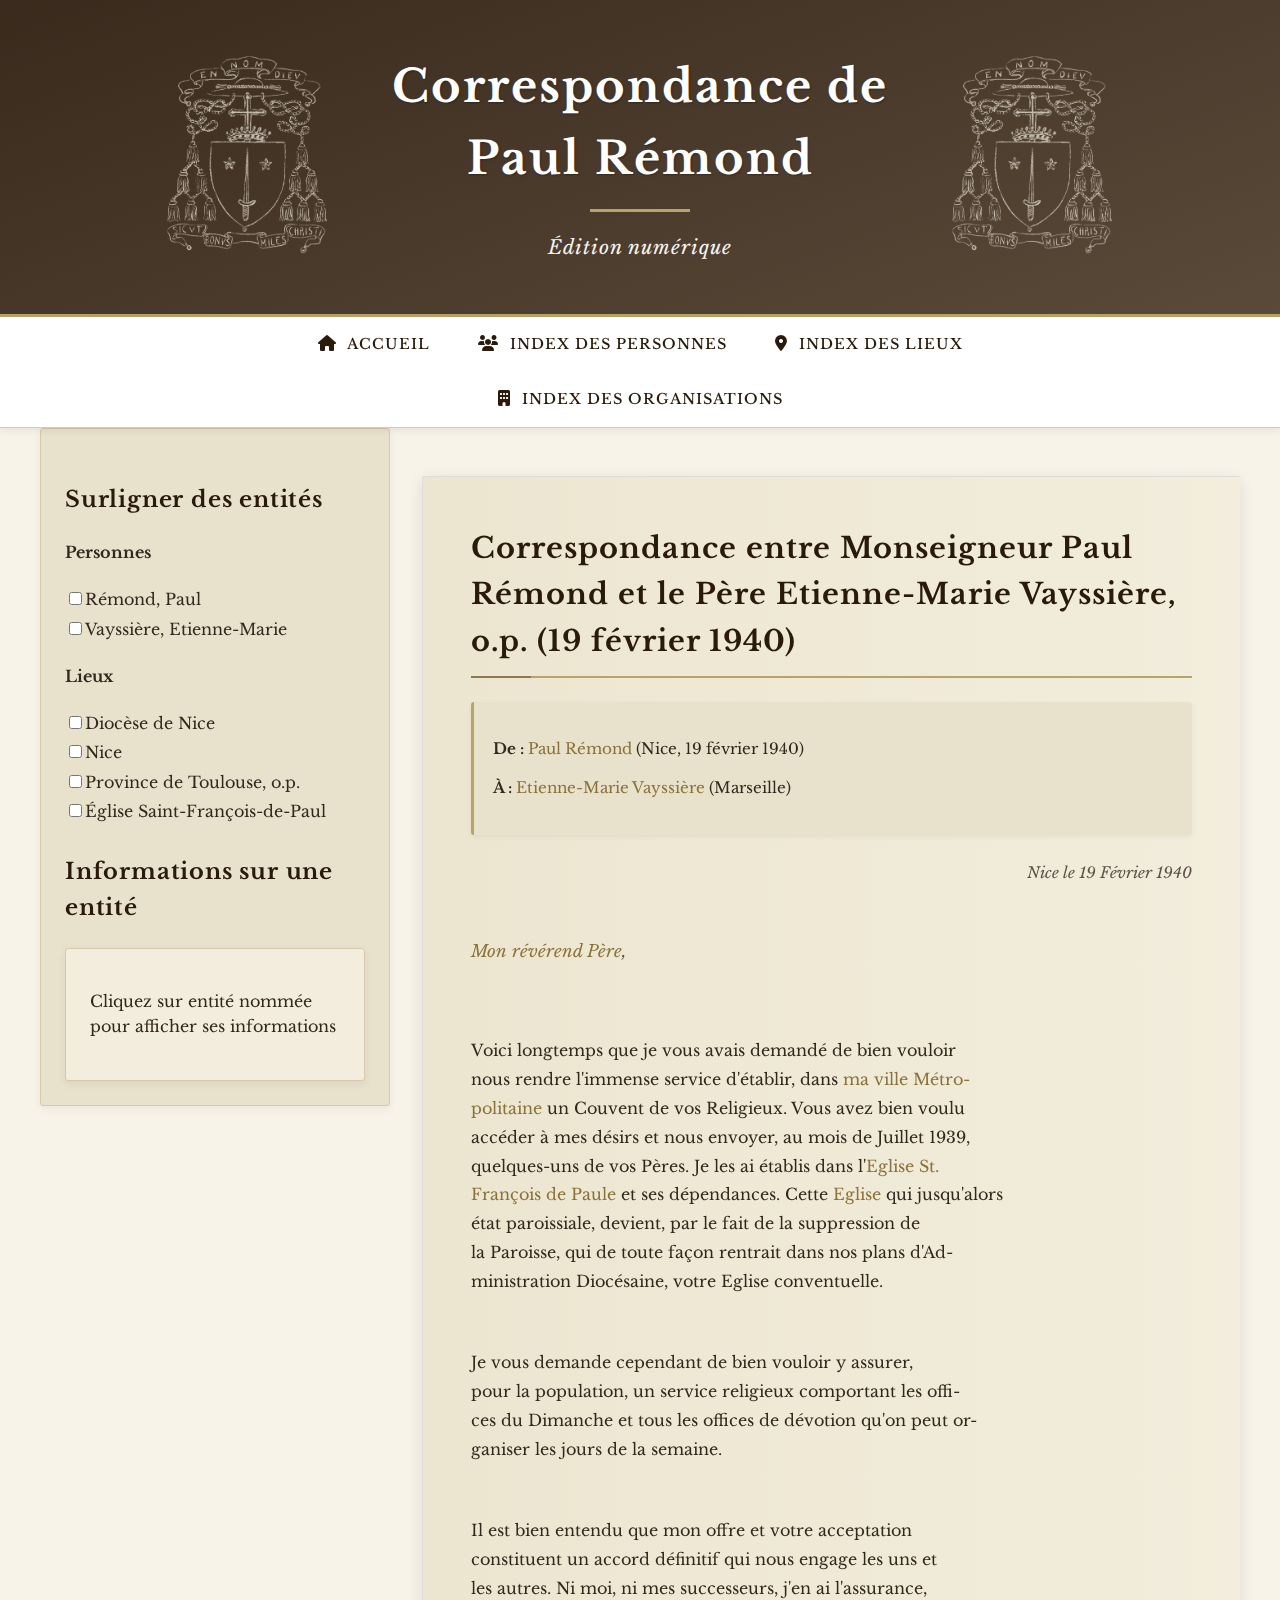
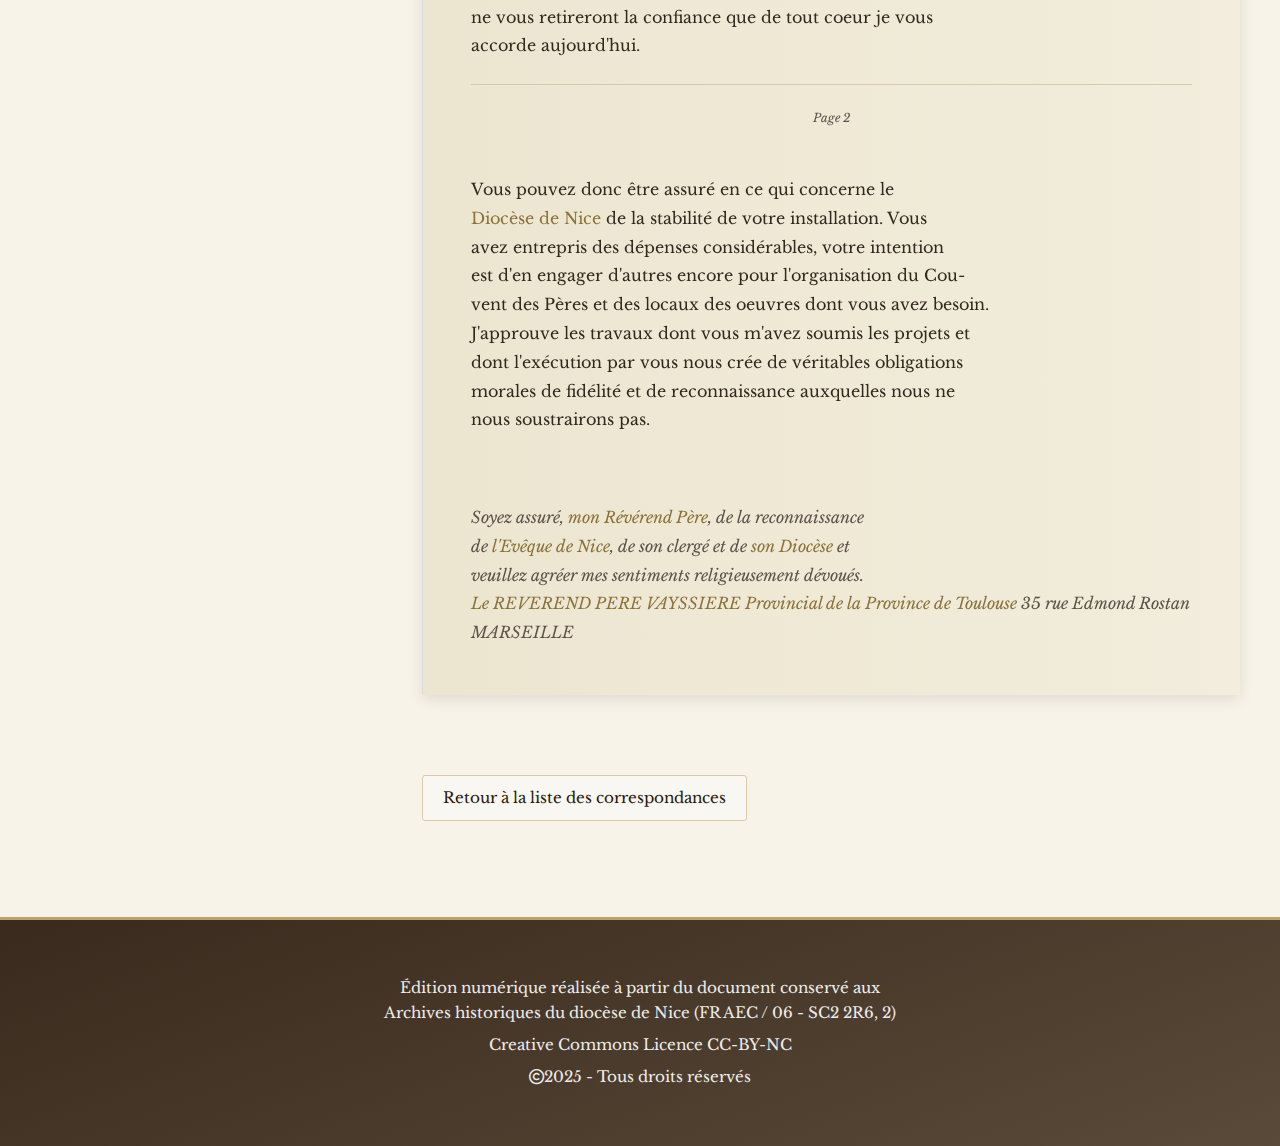
<file: output/lettre_corresp_remond-vayssiere_1940-02-19.html>
<!DOCTYPE html
  PUBLIC "-//W3C//DTD HTML 4.01//EN" "http://www.w3.org/TR/html4/strict.dtd">
<html lang="fr">
   <head>
      <meta http-equiv="Content-Type" content="text/html; charset=UTF-8">
      <meta name="viewport" content="width=device-width, initial-scale=1.0">
      <title>Correspondance entre Monseigneur Paul Rémond et le Père Etienne-Marie Vayssière,  o.p.  (19 février 1940)</title>
      <link rel="stylesheet" href="static/css/styles.css">
      <link rel="stylesheet" href="https://fonts.googleapis.com/css2?family=Libre+Baskerville:ital,wght@0,400;0,700;1,400&amp;display=swap">
      <link rel="stylesheet" href="https://cdnjs.cloudflare.com/ajax/libs/font-awesome/6.4.0/css/all.min.css"><script src="static/js/main.js"></script></head>
   <body>
      <header>
         <div class="container">
            <div class="header-content">
               <div class="header-logo left"><img src="static/images/Blason_Paul_Remond.png" alt="Blason de Mgr Rémond"></div>
               <div class="header-text">
                  <h1>Correspondance de Paul Rémond</h1>
                  <p>Édition numérique</p>
               </div>
               <div class="header-logo right"><img src="static/images/Blason_Paul_Remond.png" alt="Blason de Mgr Rémond"></div>
            </div>
         </div>
      </header>
      <nav>
         <div class="container">
            <ul>
               <li><a href="index.html"><i class="fas fa-home"></i> Accueil</a></li>
               <li><a href="index_personnes.html"><i class="fas fa-users"></i> Index des personnes</a></li>
               <li><a href="index_lieux.html"><i class="fas fa-map-marker-alt"></i> Index des lieux</a></li>
               <li><a href="index_organisations.html"><i class="fas fa-building"></i> Index des organisations</a></li>
            </ul>
         </div>
      </nav>
      <div class="content-with-sidebar">
         <aside class="sidebar">
            <div class="entity-filter">
               <h3>Surligner des entités</h3>
               <div class="filter-group">
                  <h4>Personnes</h4>
                  <div class="filter-item"><input type="checkbox" id="person-person_paul_remond-filter" data-entity-class="person-person_paul_remond"><label for="person-person_paul_remond-filter">Rémond, Paul</label></div>
                  <div class="filter-item"><input type="checkbox" id="person-person_vayssiere-filter" data-entity-class="person-person_vayssiere"><label for="person-person_vayssiere-filter">Vayssière, Etienne-Marie</label></div>
               </div>
               <div class="filter-group">
                  <h4>Lieux</h4>
                  <div class="filter-item"><input type="checkbox" id="place-place_nice_diocese-filter" data-entity-class="place-place_nice_diocese"><label for="place-place_nice_diocese-filter">Diocèse de Nice</label></div>
                  <div class="filter-item"><input type="checkbox" id="place-place_nice-filter" data-entity-class="place-place_nice"><label for="place-place_nice-filter">Nice</label></div>
                  <div class="filter-item"><input type="checkbox" id="place-place_toulouse_province_op-filter" data-entity-class="place-place_toulouse_province_op"><label for="place-place_toulouse_province_op-filter">Province de Toulouse,  o.p.</label></div>
                  <div class="filter-item"><input type="checkbox" id="place-place_francois_de_paul_church-filter" data-entity-class="place-place_francois_de_paul_church"><label for="place-place_francois_de_paul_church-filter">Église Saint-François-de-Paul</label></div>
               </div>
               <h3>Informations sur une entité</h3>
               <div id="entity-info-panel" class="entity-info">
                  <p>Cliquez sur entité nommée pour afficher ses informations</p>
               </div>
            </div>
         </aside>
         <main class="main-content">
            <article class="letter">
               <div class="letter-heading">
                  <h2>Correspondance entre Monseigneur Paul Rémond et le Père Etienne-Marie Vayssière,  o.p.  (19 février 1940)</h2>
               </div>
               <div class="letter-metadata">
                  <p><strong>De : </strong><span class="person person-person_paul_remond" data-entity-id="person_paul_remond" data-name="Paul Rémond" data-info="Évêque de Nice">Paul Rémond</span> (Nice, 19 février 1940)</p>
                  <p><strong>À : </strong><span class="person person-person_vayssiere" data-entity-id="person_vayssiere" data-name="Etienne-Marie Vayssière" data-info="Provincial des Dominicains">Etienne-Marie Vayssière</span> (Marseille)</p>
               </div>
               <div class="letter-content">
                  <div class="letter-opener">
                     <div class="place-date">Nice le 19 Février 1940</div>
                     <div class="salutation"><br><span class="person person-person_vayssiere" data-entity-id="person_vayssiere" data-name="Etienne-Marie Vayssière" data-info="Provincial des Dominicains">Mon révérend Père</span>,</div>
                  </div>
                  <div class="letter-body">
                     <p><br>Voici longtemps que je vous avais demandé de bien vouloir
                        <br>nous rendre l'immense service d'établir, dans <span class="place place-place_nice" data-entity-id="place_nice" data-name="Nice" data-info="Ville du sud-est de la France, située sur la Côte d'Azur.">ma ville Métro-
                           <br>politaine</span> un Couvent de vos Religieux. Vous avez bien voulu
                        <br>accéder à mes désirs et nous envoyer, au mois de Juillet 1939,
                        <br>quelques-uns de vos Pères. Je les ai établis dans l'<span class="place place-place_francois_de_paul_church" data-entity-id="place_francois_de_paul_church" data-name="Église Saint-François-de-Paul" data-info="Église historique de Nice, dédiée à Saint François de Paule.">Eglise St.
                           <br>François de Paule</span> et ses dépendances. Cette <span class="place place-place_francois_de_paul_church" data-entity-id="place_francois_de_paul_church" data-name="Église Saint-François-de-Paul" data-info="Église historique de Nice, dédiée à Saint François de Paule.">Eglise</span> qui jusqu'alors
                        <br>état paroissiale, devient, par le fait de la suppression de
                        <br>la Paroisse, qui de toute façon rentrait dans nos plans d'Ad-
                        <br>ministration Diocésaine, votre Eglise conventuelle.</p>
                     <p><br>Je vous demande cependant de bien vouloir y assurer,
                        <br>pour la population, un service religieux comportant les offi-
                        <br>ces du Dimanche et tous les offices de dévotion qu'on peut or-
                        <br>ganiser les jours de la semaine.</p>
                     <p><br>Il est bien entendu que mon offre et votre acceptation
                        <br>constituent un accord définitif qui nous engage les uns et
                        <br>les autres. Ni moi, ni mes successeurs, j'en ai l'assurance,
                        <br>ne vous retireront la confiance que de tout coeur je vous
                        <br>accorde aujourd'hui.</p>
                     <p>
                        <hr>
                        <div class="page-break"><small>Page 2</small></div><br>Vous pouvez donc être assuré en ce qui concerne le
                        <br><span class="place place-place_nice_diocese" data-entity-id="place_nice_diocese" data-name="Diocèse de Nice" data-info="Diocèse catholique couvrant le département des Alpes-Maritimes.">Diocèse de Nice</span> de la stabilité de votre installation. Vous
                        <br>avez entrepris des dépenses considérables, votre intention
                        <br>est d'en engager d'autres encore pour l'organisation du Cou-
                        <br>vent des Pères et des locaux des oeuvres dont vous avez besoin.
                        <br>J'approuve les travaux dont vous m'avez soumis les projets et
                        <br>dont l'exécution par vous nous crée de véritables obligations
                        <br>morales de fidélité et de reconnaissance auxquelles nous ne
                        <br>nous soustrairons pas.</p>
                  </div>
                  <div class="letter-closer">
                     <div class="closing"><br>Soyez assuré, <span class="person person-person_vayssiere" data-entity-id="person_vayssiere" data-name="Etienne-Marie Vayssière" data-info="Provincial des Dominicains">mon Révérend Père</span>, de la reconnaissance
                        <br>de <span class="person person-person_paul_remond" data-entity-id="person_paul_remond" data-name="Paul Rémond" data-info="Évêque de Nice">l'Evêque de Nice</span>, de son clergé et de <span class="place place-place_nice_diocese" data-entity-id="place_nice_diocese" data-name="Diocèse de Nice" data-info="Diocèse catholique couvrant le département des Alpes-Maritimes.">son Diocèse</span> et
                        <br>veuillez agréer mes sentiments religieusement dévoués.
                        <div class="address"><span class="person person-person_vayssiere" data-entity-id="person_vayssiere" data-name="Etienne-Marie Vayssière" data-info="Provincial des Dominicains">Le REVEREND PERE VAYSSIERE</span>
                           <span class="place place-place_toulouse_province_op" data-entity-id="place_toulouse_province_op" data-name="Province de Toulouse,  o.p." data-info="Province dominicaine couvrant le sud de la France, appartenant à l'Ordre des Prêcheurs.">Provincial de la Province de Toulouse</span>
                           35 rue Edmond Rostan
                           MARSEILLE</div>
                     </div>
                  </div>
               </div>
            </article><a href="index.html" class="back-link">Retour à la liste des correspondances</a></main>
      </div>
      <footer>
         <div class="container">
            <p>Édition numérique réalisée à partir du document conservé aux<br>Archives historiques du diocèse de Nice (FR AEC / 06 - SC2 2R6, 2)</p>
            <p>Creative Commons Licence CC-BY-NC</p>
            <p><i class="far fa-copyright"></i>2025 - Tous droits réservés</p>
         </div>
      </footer>
   </body>
</html>
</file>
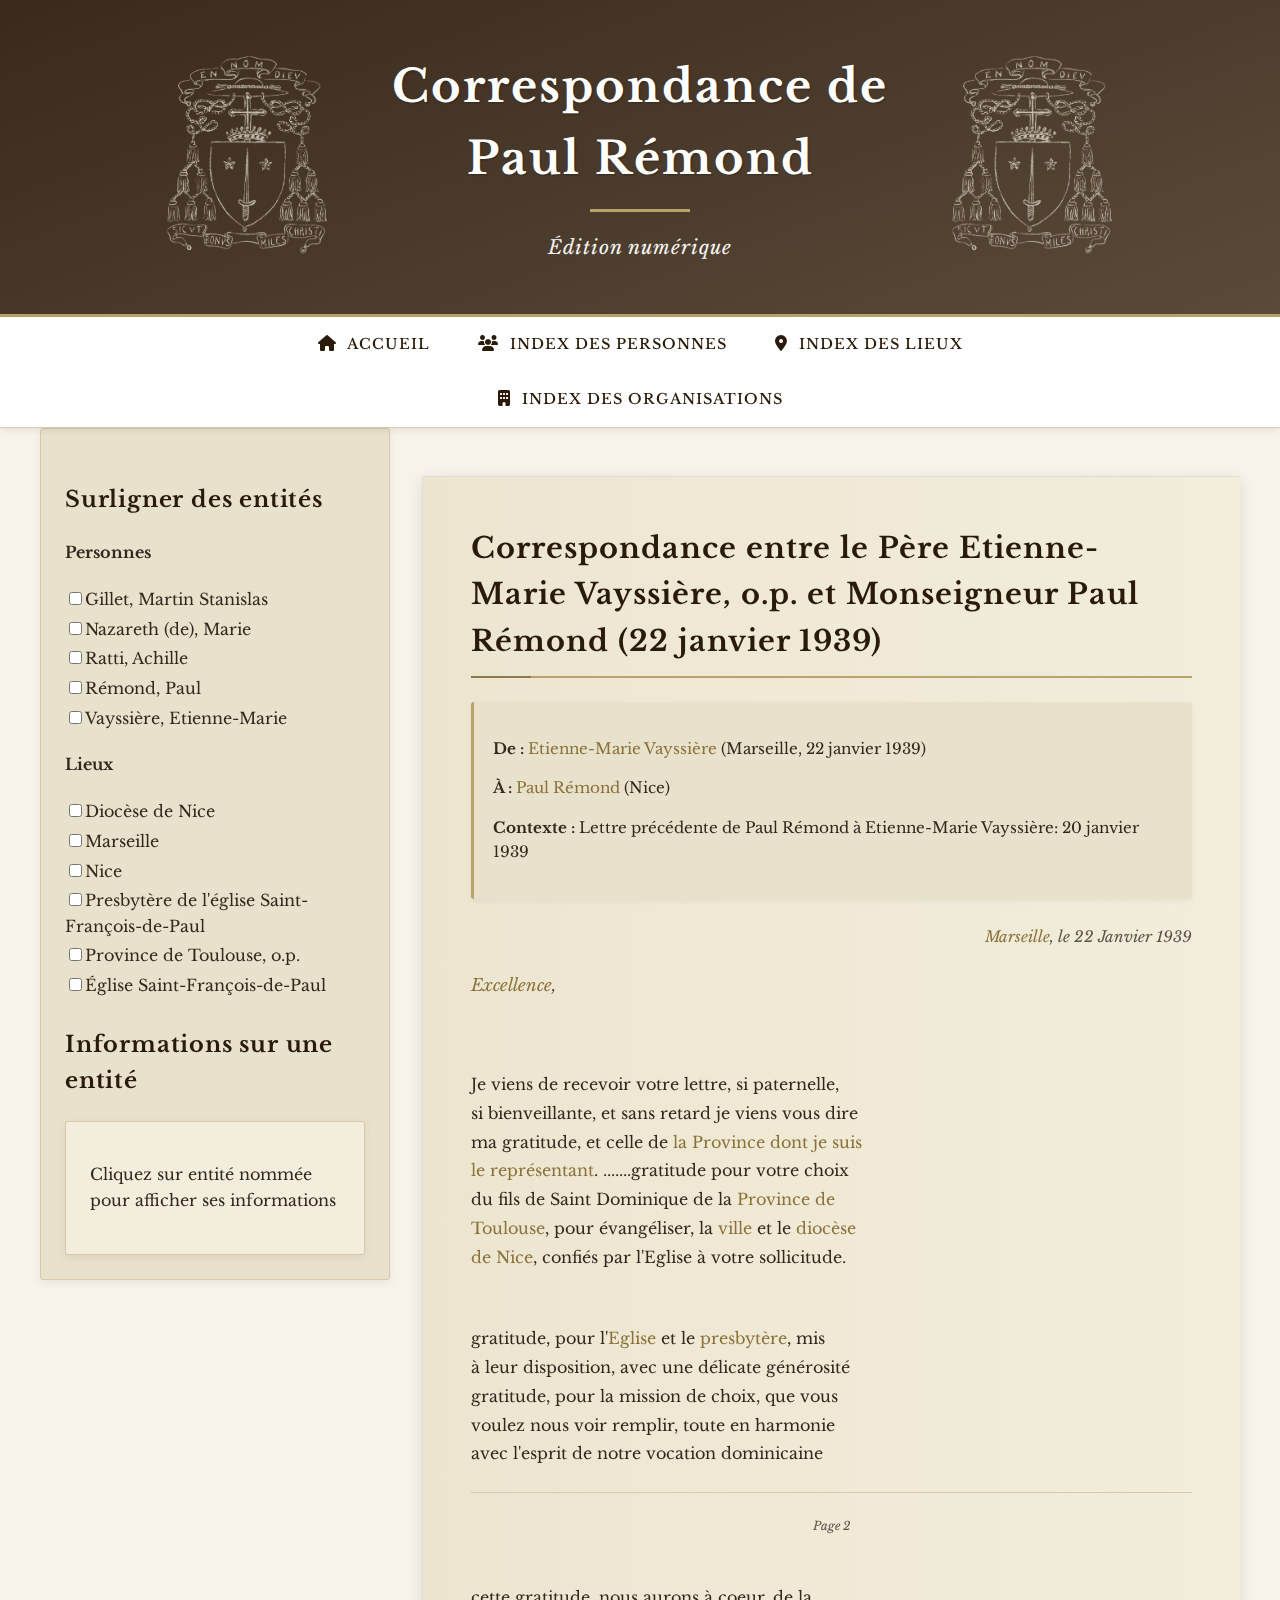
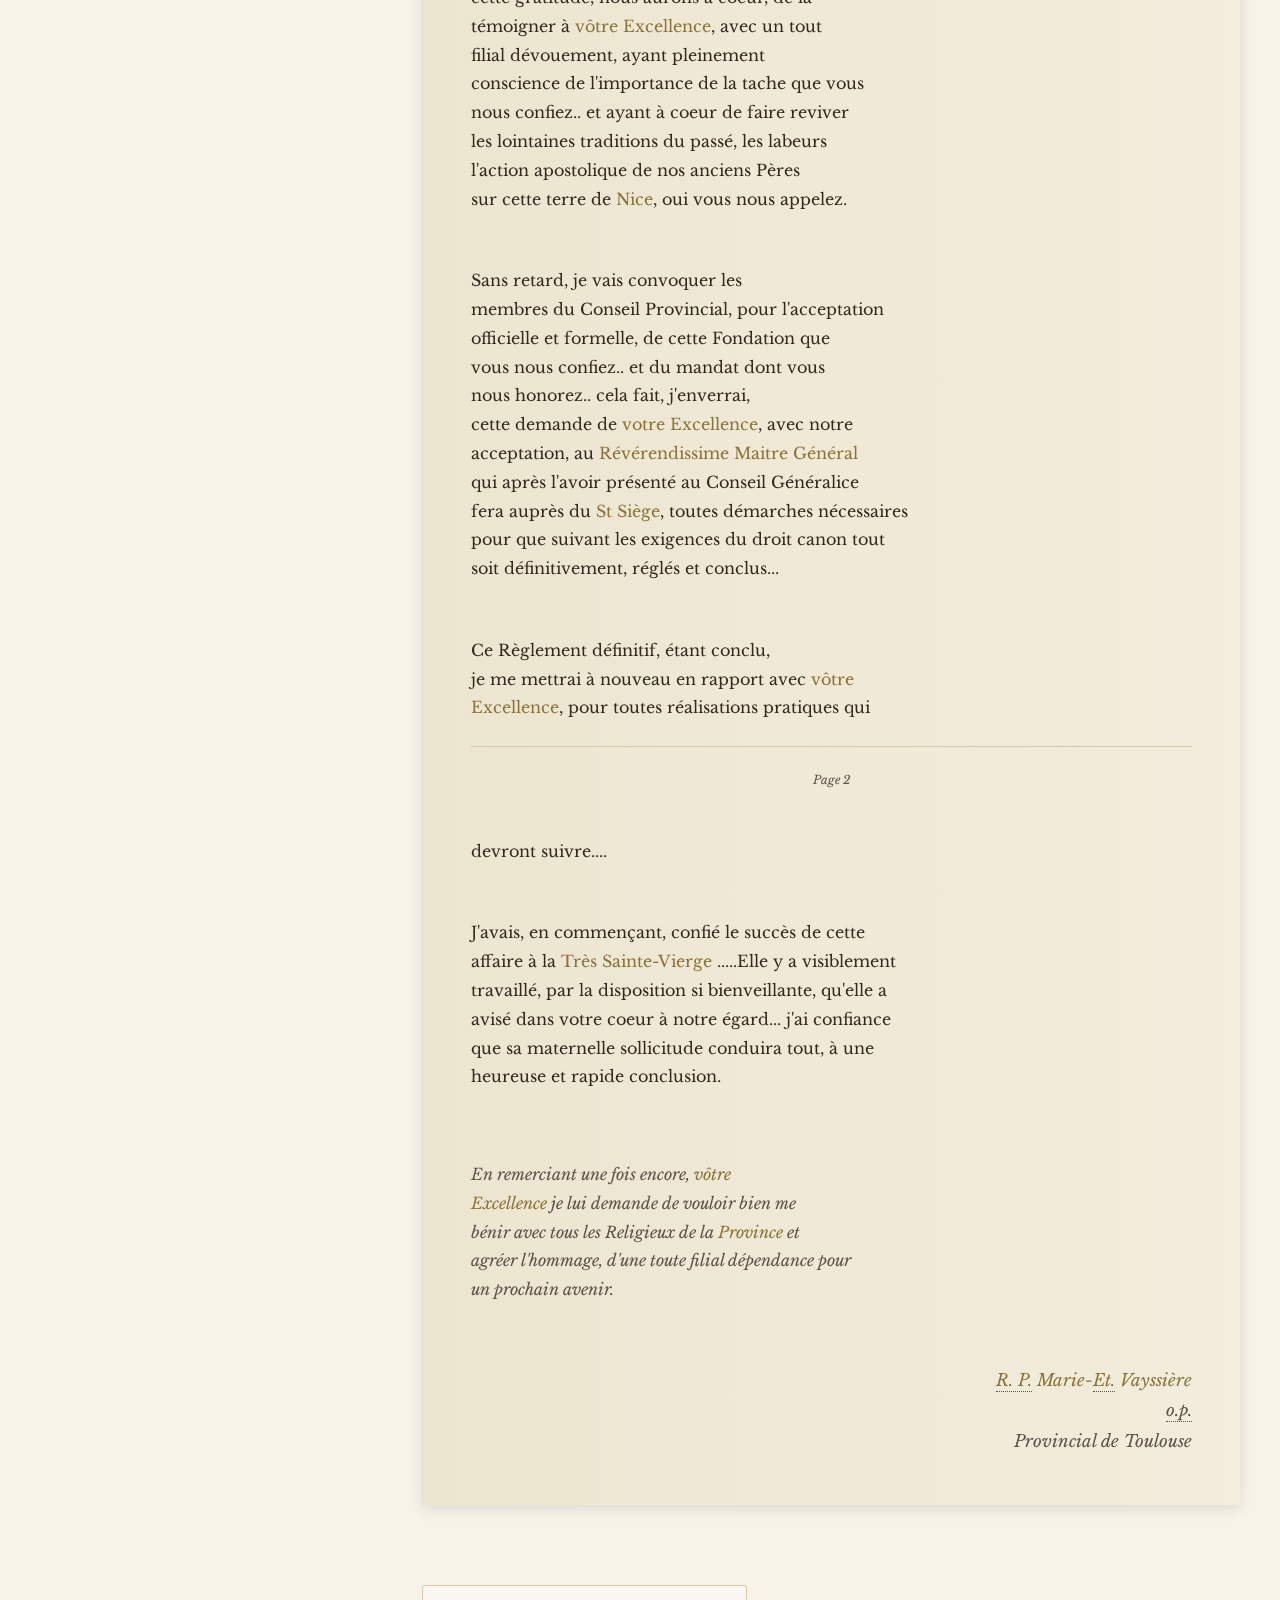
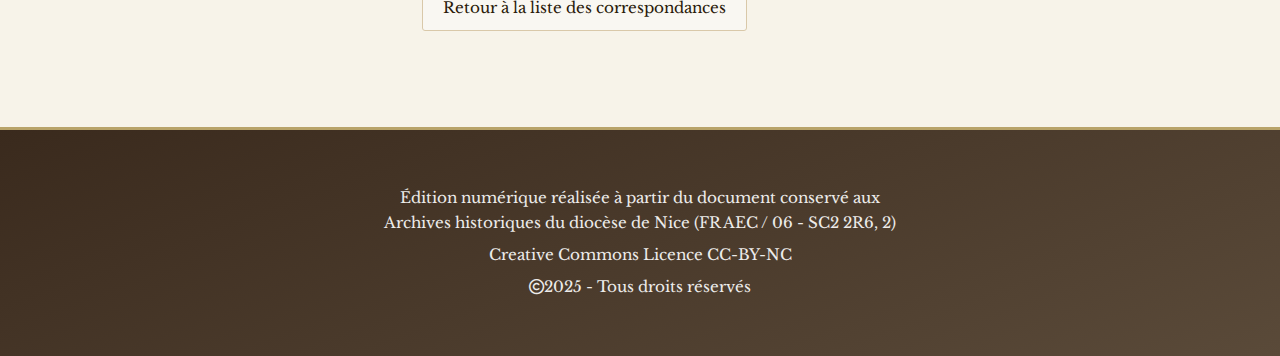
<file: output/lettre_corresp_vayssiere-remond_1939-01-22.html>
<!DOCTYPE html
  PUBLIC "-//W3C//DTD HTML 4.01//EN" "http://www.w3.org/TR/html4/strict.dtd">
<html lang="fr">
   <head>
      <meta http-equiv="Content-Type" content="text/html; charset=UTF-8">
      <meta name="viewport" content="width=device-width, initial-scale=1.0">
      <title>Correspondance entre le Père Etienne-Marie Vayssière,  o.p.  et Monseigneur Paul Rémond (22 janvier 1939)</title>
      <link rel="stylesheet" href="static/css/styles.css">
      <link rel="stylesheet" href="https://fonts.googleapis.com/css2?family=Libre+Baskerville:ital,wght@0,400;0,700;1,400&amp;display=swap">
      <link rel="stylesheet" href="https://cdnjs.cloudflare.com/ajax/libs/font-awesome/6.4.0/css/all.min.css"><script src="static/js/main.js"></script></head>
   <body>
      <header>
         <div class="container">
            <div class="header-content">
               <div class="header-logo left"><img src="static/images/Blason_Paul_Remond.png" alt="Blason de Mgr Rémond"></div>
               <div class="header-text">
                  <h1>Correspondance de Paul Rémond</h1>
                  <p>Édition numérique</p>
               </div>
               <div class="header-logo right"><img src="static/images/Blason_Paul_Remond.png" alt="Blason de Mgr Rémond"></div>
            </div>
         </div>
      </header>
      <nav>
         <div class="container">
            <ul>
               <li><a href="index.html"><i class="fas fa-home"></i> Accueil</a></li>
               <li><a href="index_personnes.html"><i class="fas fa-users"></i> Index des personnes</a></li>
               <li><a href="index_lieux.html"><i class="fas fa-map-marker-alt"></i> Index des lieux</a></li>
               <li><a href="index_organisations.html"><i class="fas fa-building"></i> Index des organisations</a></li>
            </ul>
         </div>
      </nav>
      <div class="content-with-sidebar">
         <aside class="sidebar">
            <div class="entity-filter">
               <h3>Surligner des entités</h3>
               <div class="filter-group">
                  <h4>Personnes</h4>
                  <div class="filter-item"><input type="checkbox" id="person-person_martin_stanislas_gillet-filter" data-entity-class="person-person_martin_stanislas_gillet"><label for="person-person_martin_stanislas_gillet-filter">Gillet, Martin Stanislas</label></div>
                  <div class="filter-item"><input type="checkbox" id="person-person_mary_mother_of_jesus-filter" data-entity-class="person-person_mary_mother_of_jesus"><label for="person-person_mary_mother_of_jesus-filter">Nazareth (de), Marie</label></div>
                  <div class="filter-item"><input type="checkbox" id="person-person_pie_xi-filter" data-entity-class="person-person_pie_xi"><label for="person-person_pie_xi-filter">Ratti, Achille</label></div>
                  <div class="filter-item"><input type="checkbox" id="person-person_paul_remond-filter" data-entity-class="person-person_paul_remond"><label for="person-person_paul_remond-filter">Rémond, Paul</label></div>
                  <div class="filter-item"><input type="checkbox" id="person-person_vayssiere-filter" data-entity-class="person-person_vayssiere"><label for="person-person_vayssiere-filter">Vayssière, Etienne-Marie</label></div>
               </div>
               <div class="filter-group">
                  <h4>Lieux</h4>
                  <div class="filter-item"><input type="checkbox" id="place-place_nice_diocese-filter" data-entity-class="place-place_nice_diocese"><label for="place-place_nice_diocese-filter">Diocèse de Nice</label></div>
                  <div class="filter-item"><input type="checkbox" id="place-place_marseille-filter" data-entity-class="place-place_marseille"><label for="place-place_marseille-filter">Marseille</label></div>
                  <div class="filter-item"><input type="checkbox" id="place-place_nice-filter" data-entity-class="place-place_nice"><label for="place-place_nice-filter">Nice</label></div>
                  <div class="filter-item"><input type="checkbox" id="place-place_francois_de_paul_presbytery-filter" data-entity-class="place-place_francois_de_paul_presbytery"><label for="place-place_francois_de_paul_presbytery-filter">Presbytère de l'église Saint-François-de-Paul</label></div>
                  <div class="filter-item"><input type="checkbox" id="place-place_toulouse_province_op-filter" data-entity-class="place-place_toulouse_province_op"><label for="place-place_toulouse_province_op-filter">Province de Toulouse,  o.p.</label></div>
                  <div class="filter-item"><input type="checkbox" id="place-place_francois_de_paul_church-filter" data-entity-class="place-place_francois_de_paul_church"><label for="place-place_francois_de_paul_church-filter">Église Saint-François-de-Paul</label></div>
               </div>
               <h3>Informations sur une entité</h3>
               <div id="entity-info-panel" class="entity-info">
                  <p>Cliquez sur entité nommée pour afficher ses informations</p>
               </div>
            </div>
         </aside>
         <main class="main-content">
            <article class="letter">
               <div class="letter-heading">
                  <h2>Correspondance entre le Père Etienne-Marie Vayssière,  o.p.  et Monseigneur Paul Rémond (22 janvier 1939)</h2>
               </div>
               <div class="letter-metadata">
                  <p><strong>De : </strong><span class="person person-person_vayssiere" data-entity-id="person_vayssiere" data-name="Etienne-Marie Vayssière" data-info="Provincial des Dominicains">Etienne-Marie Vayssière</span> (Marseille, 22 janvier 1939)</p>
                  <p><strong>À : </strong><span class="person person-person_paul_remond" data-entity-id="person_paul_remond" data-name="Paul Rémond" data-info="Évêque de Nice">Paul Rémond</span> (Nice)</p>
                  <p><strong>Contexte : </strong>Lettre précédente de Paul Rémond à Etienne-Marie Vayssière: 20 janvier 1939</p>
               </div>
               <div class="letter-content">
                  <div class="letter-opener">
                     <div class="place-date"><span class="place place-place_marseille" data-entity-id="place_marseille" data-name="Marseille" data-info="Grande ville portuaire du sud de la France, située en Provence.">Marseille</span>, le 22 Janvier 1939</div>
                     <div class="salutation"><span class="person person-person_paul_remond" data-entity-id="person_paul_remond" data-name="Paul Rémond" data-info="Évêque de Nice">Excellence</span>,</div>
                  </div>
                  <div class="letter-body">
                     <p><br>Je viens de recevoir votre lettre, si paternelle,
                        <br>si bienveillante, et sans retard je viens vous dire
                        <br>ma gratitude, et celle de <span class="place place-place_toulouse_province_op" data-entity-id="place_toulouse_province_op" data-name="Province de Toulouse,  o.p." data-info="Province dominicaine couvrant le sud de la France, appartenant à l'Ordre des Prêcheurs.">la Province dont je suis
                           <br>le représentant</span>. .......gratitude pour votre choix
                        <br>du fils de Saint Dominique de la <span class="place place-place_toulouse_province_op" data-entity-id="place_toulouse_province_op" data-name="Province de Toulouse,  o.p." data-info="Province dominicaine couvrant le sud de la France, appartenant à l'Ordre des Prêcheurs.">Province de
                           <br>Toulouse</span>, pour évangéliser, la <span class="place place-place_nice" data-entity-id="place_nice" data-name="Nice" data-info="Ville du sud-est de la France, située sur la Côte d'Azur.">ville</span> et le <span class="place place-place_nice_diocese" data-entity-id="place_nice_diocese" data-name="Diocèse de Nice" data-info="Diocèse catholique couvrant le département des Alpes-Maritimes.">diocèse
                           <br>de Nice</span>, confiés par l'Eglise à votre sollicitude.</p>
                     <p><br>gratitude, pour l'<span class="place place-place_francois_de_paul_church" data-entity-id="place_francois_de_paul_church" data-name="Église Saint-François-de-Paul" data-info="Église historique de Nice, dédiée à Saint François de Paule.">Eglise</span> et le <span class="place place-place_francois_de_paul_presbytery" data-entity-id="place_francois_de_paul_presbytery" data-name="Presbytère de l'église Saint-François-de-Paul" data-info="Résidence des prêtres desservant l’église Saint-François-de-Paul.">presbytère</span>, mis
                        <br>à leur disposition, avec une délicate générosité
                        <br>gratitude, pour la mission de choix, que vous
                        <br>voulez nous voir remplir, toute en harmonie
                        <br>avec l'esprit de notre vocation dominicaine
                        
                        
                        <hr>
                        <div class="page-break"><small>Page 2</small></div><br>cette gratitude, nous aurons à coeur, de la
                        <br>témoigner à <span class="person person-person_paul_remond" data-entity-id="person_paul_remond" data-name="Paul Rémond" data-info="Évêque de Nice">vôtre Excellence</span>, avec un tout
                        <br>filial dévouement, ayant pleinement
                        <br>conscience de l'importance de la tache que vous
                        <br>nous confiez.. et ayant à coeur de faire reviver
                        <br>les lointaines traditions du passé, les labeurs
                        <br>l'action apostolique de nos anciens Pères
                        <br>sur cette terre de <span class="place place-place_nice" data-entity-id="place_nice" data-name="Nice" data-info="Ville du sud-est de la France, située sur la Côte d'Azur.">Nice</span>, oui vous nous appelez.</p>
                     <p><br>Sans retard, je vais convoquer les
                        <br>membres du Conseil Provincial, pour l'acceptation
                        <br>officielle et formelle, de cette Fondation que
                        <br>vous nous confiez.. et du mandat dont vous
                        <br>nous honorez..        cela fait, j'enverrai,
                        <br>cette demande de <span class="person person-person_paul_remond" data-entity-id="person_paul_remond" data-name="Paul Rémond" data-info="Évêque de Nice">votre Excellence</span>, avec notre
                        <br>acceptation, au <span class="person person-person_martin_stanislas_gillet" data-entity-id="person_martin_stanislas_gillet" data-name="Martin Stanislas Gillet" data-info="Maître de l'Ordre dominicain (1929-1946)">Révérendissime Maitre Général</span>
                        <br>qui après l'avoir présenté au Conseil Généralice
                        <br>fera auprès du <span class="person person-person_pie_xi" data-entity-id="person_pie_xi" data-name="Achille Ratti" data-info="Pape (sous le nom de Pie XI, 1922-1939)">St Siège</span>, toutes démarches nécessaires
                        <br>pour que suivant les exigences du droit canon tout
                        <br>soit définitivement, réglés et conclus...</p>
                     <p><br>Ce Règlement définitif, étant conclu,
                        <br>je me mettrai à nouveau en rapport avec <span class="person person-person_paul_remond" data-entity-id="person_paul_remond" data-name="Paul Rémond" data-info="Évêque de Nice">vôtre
                           <br>Excellence</span>, pour toutes réalisations pratiques qui
                        
                        
                        <hr>
                        <div class="page-break"><small>Page 2</small></div><br>devront suivre....</p>
                     <p><br>J'avais, en commençant, confié le succès de cette
                        <br>affaire à la <span class="person person-person_mary_mother_of_jesus" data-entity-id="person_mary_mother_of_jesus" data-name="Marie Nazareth (de)" data-info="Mère de Dieu pour les chrétiens">Très Sainte-Vierge</span> .....Elle y a visiblement
                        <br>travaillé, par la disposition si bienveillante, qu'elle a
                        <br>avisé dans votre coeur à notre égard... j'ai confiance
                        <br>que sa maternelle sollicitude conduira tout, à une
                        <br>heureuse et rapide conclusion.</p>
                  </div>
                  <div class="letter-closer">
                     <div class="closing"><br>En remerciant une fois encore, <span class="person person-person_paul_remond" data-entity-id="person_paul_remond" data-name="Paul Rémond" data-info="Évêque de Nice">vôtre
                           <br>Excellence</span> je lui demande de vouloir bien me
                        <br>bénir avec tous les Religieux de la <span class="place place-place_toulouse_province_op" data-entity-id="place_toulouse_province_op" data-name="Province de Toulouse,  o.p." data-info="Province dominicaine couvrant le sud de la France, appartenant à l'Ordre des Prêcheurs.">Province</span> et
                        <br>agréer l'hommage, d'une toute filial dépendance pour
                        <br>un prochain avenir.
                        <div class="signed"><br><span class="person person-person_vayssiere" data-entity-id="person_vayssiere" data-name="Etienne-Marie Vayssière" data-info="Provincial des Dominicains"><abbr title="Révérend Père">R. P.</abbr> Marie-<abbr title="Etienne">Et.</abbr> Vayssière</span>
                           <br><abbr title="ordo prædicatorum">o.p.</abbr>
                           <br>Provincial de Toulouse</div>
                     </div>
                  </div>
               </div>
            </article><a href="index.html" class="back-link">Retour à la liste des correspondances</a></main>
      </div>
      <footer>
         <div class="container">
            <p>Édition numérique réalisée à partir du document conservé aux<br>Archives historiques du diocèse de Nice (FR AEC / 06 - SC2 2R6, 2)</p>
            <p>Creative Commons Licence CC-BY-NC</p>
            <p><i class="far fa-copyright"></i>2025 - Tous droits réservés</p>
         </div>
      </footer>
   </body>
</html>
</file>
<file: output/static/css/styles.css>
:root {
    /* Palette de couleurs vintage améliorée */
    --marron-fonce: #2a1a0a;
    --marron-clair: #8c7851;
    --marron-gradient1: #3a2a1d;
    --marron-gradient2: #5a4a39;
    --marron-hover: #8b7239;
    --fond: #f7f3e9;
    --lettres: #f2eddc;
    --lettre-metadata: #e8e1cc;
    --accent-gold: #b8a369;
    --text-principal: #33281e;
    --text-secondaire: #5e514a;
    --border-color: #d9c8a9;
}

/* Style général */
body {
    font-family: 'Libre Baskerville', Georgia, serif;
    line-height: 1.6;
    margin: 0;
    padding: 0;
    color: var(--text-principal);
    background-color: var(--fond);
    display: flex;
    flex-direction: column;
}

a {
    color: var(--marron-fonce);
}

a:hover {
    color: var(--marron-hover);
}

.container {
    width: 1000px;
    margin: 0 auto;
    padding: 0 25px;
}

/* Header */
header {
    background: linear-gradient(160deg, var(--marron-gradient1), var(--marron-gradient2));
    color: white;
    padding: 3rem 0;
    text-align: center;
    box-shadow: 0 4px 12px rgba(0, 0, 0, 0.2);
    border-bottom: 3px solid var(--accent-gold);
    position: relative;
}

header:before {
    content: "";
    position: absolute;
    top: 0;
    left: 0;
    width: 100%;
    height: 100%;
}

header h1 {
    margin: 0;
    font-size: 2.8rem;
    font-weight: 700;
    letter-spacing: 2px;
    text-shadow: 1px 1px 2px rgba(0, 0, 0, 0.3);
    position: relative;
}

header h1:after {
    content: "";
    display: block;
    width: 100px;
    height: 3px;
    background-color: var(--accent-gold);
    margin: 15px auto 20px;
}

header p {
    margin: 0.5rem 0 0;
    font-style: italic;
    font-size: 1.2rem;
    opacity: 0.95;
    letter-spacing: 1px;
    position: relative;
}

/* Styles pour le header avec les images */
.header-content {
    display: flex;
    align-items: center;
    justify-content: space-between;
}

.header-text {
    flex: 2;
    text-align: center;
}

.header-logo {
    flex: 0 0 auto;
    max-width: 175px;
    padding: 0 20px;
}

.header-logo img {
    width: 100%;
    height: auto;
    opacity: 0.9;
}

/* Navigation */
nav {
    background-color: #fff;
    border-bottom: 1px solid var(--border-color);
    padding: 0;
    position: sticky;
    top: 0;
    z-index: 100;
    box-shadow: 0 2px 8px rgba(0, 0, 0, 0.08);
}

nav .container {
    padding: 0;
}

nav ul {
    display: flex;
    justify-content: center;
    list-style: none;
    margin: 0;
    padding: 0;
    flex-wrap: wrap;
}

nav li {
    margin: 0;
}

nav a {
    display: block;
    padding: 1rem 1.5rem;
    color: var(--marron-fonce);
    text-decoration: none;
    font-weight: 500;
    transition: all 0.3s ease;
    position: relative;
    text-transform: uppercase;
    font-size: 0.9rem;
    letter-spacing: 1px;
}

nav a:hover {
    color: var(--marron-hover);
    background-color: rgba(184, 163, 105, 0.1);
}

nav a::after {
    content: '';
    position: absolute;
    width: 0;
    height: 3px;
    bottom: 0;
    left: 0;
    background-color: var(--accent-gold);
    transition: width 0.3s;
}

nav a:hover::after {
    width: 100%;
}

nav i {
    margin-right: 6px;
    font-size: 1rem;
}

/* Contenu principal */
section {
    width: 1000px;
    margin: 3rem auto;
    padding: 2.5rem;
    background-color: white;
    border-radius: 5px;
    box-shadow: 0 3px 15px rgba(0, 0, 0, 0.08);
    border: 1px solid var(--border-color);
    position: relative;
}

section::before {
    content: "";
    position: absolute;
    top: 0;
    left: 0;
    width: 100%;
    height: 100%;
    pointer-events: none;
}

h2 {
    color: var(--marron-fonce);
    border-bottom: 2px solid var(--accent-gold);
    padding-bottom: 0.8rem;
    margin-top: 0;
    font-size: 1.8rem;
    position: relative;
    letter-spacing: 1px;
}

h2::after {
    content: "";
    position: absolute;
    bottom: -2px;
    left: 0;
    width: 60px;
    height: 2px;
    background-color: var(--marron-clair);
}

h3 {
    color: var(--marron-fonce);
    padding-top: 0.4rem;
    font-size: 1.4rem;
    position: relative;
    letter-spacing: 0.8px;
}

/* Liste des lettres */
.letter-list {
    list-style: none;
    padding: 0;
}

.letter-list li {
    margin-bottom: 1.8rem;
    padding-bottom: 1.8rem;
    border-bottom: 1px solid var(--border-color);
    transition: transform 0.2s ease;
}

.letter-list li:hover {
    transform: translateX(5px);
}

.letter-list li:last-child {
    border-bottom: none;
    margin-bottom: 0;
    padding-bottom: 0;
}

.letter-list a {
    color: var(--marron-fonce);
    text-decoration: none;
    font-size: 1.3rem;
    display: inline-block;
    transition: color 0.3s;
    border-left: 3px solid transparent;
    padding-left: 12px;
    margin-left: -15px;
}

.letter-list a:hover {
    color: var(--marron-hover);
    border-left-color: var(--accent-gold);
}

.letter-brief {
    margin: 0.8rem 0 0;
    color: var(--text-secondaire);
    font-style: italic;
    padding-left: 15px;
    border-left: 1px solid var(--border-color);
}

/* Contenu de la lettre */
article.letter {
    max-width: 800px;
    margin: 3rem auto;
    padding: 3rem;
    background-color: var(--lettres);
    border-radius: 2px;
    box-shadow: 0 4px 15px rgba(0, 0, 0, 0.1);
    position: relative;
    border-top: 1px solid #ddd;
    border-left: 1px solid #ddd;
}

article.letter::before {
    content: "";
    position: absolute;
    top: 0;
    right: 0;
    bottom: 0;
    left: 0;
    background: linear-gradient(to right, rgba(184, 163, 105, 0.1), transparent);
    pointer-events: none;
    z-index: 0;
}

.letter-heading h2 {
    margin-top: 0;
    color: var(--marron-fonce);
    font-family: 'Libre Baskerville', Georgia, serif;
    font-weight: bold;
    border-bottom-color: var(--accent-gold);
    position: relative;
    z-index: 1;
}

.letter-metadata {
    background-color: var(--lettre-metadata);
    padding: 1.2rem;
    border-radius: 3px;
    margin: 1.5rem 0;
    border-left: 3px solid var(--accent-gold);
    font-size: 0.95rem;
    position: relative;
    z-index: 1;
    box-shadow: 0 2px 5px rgba(0, 0, 0, 0.05);
}

.letter-content {
    line-height: 1.8;
    position: relative;
    z-index: 1;
}

.letter-opener,
.letter-closer {
    font-style: italic;
    color: var(--text-secondaire);
}

.letter-body {
    margin: 2.5rem 0;
    position: relative;
}

.letter-body::before {
    font-family: Georgia, serif;
    font-size: 6rem;
    color: rgba(184, 163, 105, 0.2);
    position: absolute;
    left: -35px;
    top: -50px;
    pointer-events: none;
}

.letter-body p {
    margin-bottom: 1.5rem;
    position: relative;
    z-index: 2;
}

.place-date {
    text-align: right;
    margin-bottom: 1.3rem;
    font-size: 0.95rem;
}

.salutation {
    margin-bottom: 1.8rem;
    font-size: 1.05rem;
}

.signed {
    text-align: right;
    margin-top: 2rem;
    font-style: italic;
    font-size: 1.05rem;
}

/* Mise en page de la barre latérale */
.content-with-sidebar {
    display: flex;
    gap: 2rem;
    max-width: 1200px;
    margin: 0 auto;
}

.sidebar {
    width: 300px;
    height: 100%;
    padding: 1.5rem;
    background-color: var(--lettre-metadata);
    border-radius: 3px;
    position: sticky;
    top: 20px;
    max-height: calc(100vh - 40px);
    overflow-y: auto;
    border: 1px solid var(--border-color);
    box-shadow: 0 3px 10px rgba(0, 0, 0, 0.06);
    font-family: 'Libre Baskerville', Georgia, serif;
}

.main-content {
    flex: 1;
}

.filter-group {
    margin-bottom: 1rem;
}

.filter-item {
    margin: 0.25rem 0;
}

.filter-item:hover {
    color: var(--marron-hover);
}

.entity-info {
    padding: 1.5rem;
    border-radius: 3px;
    background-color: var(--lettres);
    border: 1px solid var(--border-color);
    box-shadow: 0 3px 10px rgba(0, 0, 0, 0.06);
}

/* Styles de surlignage pour les entités */
.person, .place, .org {
    color: var(--marron-hover);
}
.person:hover, .place:hover, .org:hover {
    cursor: pointer;
}

.highlight {
    border-radius: 2px;
    padding: 0 2px;
}

.person.highlight { background-color: rgba(173, 216, 230, 0.6); }
.place.highlight { background-color: rgba(144, 238, 144, 0.6); }
.org.highlight { background-color: rgba(255, 182, 193, 0.6); }

/* Système d'infobulles personnalisées */
[title] {
    position: relative;
    cursor: help;
}

[title]:hover::before {
    content: attr(title);
    position: absolute;
    bottom: 100%;
    left: 50%;
    transform: translateX(-50%);
    background-color: var(--marron-clair);
    color: white;
    text-align: center;
    border-radius: 4px;
    padding: 5px 10px;
    width: max-content;
    max-width: 300px;
    font-size: 0.9rem;
    box-shadow: 0 2px 5px rgba(0, 0, 0, 0.2);
    z-index: 100;
    opacity: 0;
    visibility: hidden;
    transition: opacity 0.2s ease, visibility 0.2s ease;
}

[title]:hover::after {
    content: '';
    position: absolute;
    top: -5px;
    left: 50%;
    transform: translateX(-50%);
    border-width: 5px;
    border-style: solid;
    border-color: var(--marron-hover) transparent transparent transparent;
    z-index: 100;
    opacity: 0;
    visibility: hidden;
    transition: opacity 0.2s ease, visibility 0.2s ease;
}

[title]:hover::before,
[title]:hover::after {
    opacity: 1;
    visibility: visible;
    transition-delay: 0.3s;
}

/* Index */
.index-entry {
    margin-bottom: 2.5rem;
    padding-bottom: 2rem;
    border-bottom: 1px solid var(--border-color);
}

.index-entry:last-child {
    border-bottom: none;
    margin-bottom: 0;
    padding-bottom: 0;
}

.index-entry h3 {
    color: var(--marron-fonce);
    margin-bottom: 0.8rem;
    font-size: 1.4rem;
    position: relative;
    padding-left: 15px;
}

.index-entry h3::before {
    content: "";
    position: absolute;
    left: 0;
    top: 0;
    bottom: 0;
    width: 3px;
    background-color: var(--accent-gold);
}

.accordeon {
    background-color: #f3efe5;
    padding: 15px;
    margin: 15px 0;
    border: 1px solid var(--border-color);
    border-radius: 3px;
    transition: all 0.3s ease;
}

.accordeon:hover {
    background-color: #f8f6f0;
}

.accordeon p {
    cursor: pointer;
    color: var(--marron-fonce);
    margin: 0;
    font-weight: 600;
    display: flex;
    align-items: center;
    justify-content: space-between;
}

.accordeon p::after {
    content: '+';
    font-weight: bold;
    color: var(--accent-gold);
    border: 1px solid var(--border-color);
    display: inline-block;
    transition: all 0.3s ease;
    padding: 0px 8px;
    border-radius: 50%;
    margin-left: 10px;
    line-height: 1.4;
}

.accordeon p.active::after {
    content: '−';
    background-color: var(--accent-gold);
    color: white;
    border-color: var(--accent-gold);
}

.references-accordeon {
    display: none;
    margin-top: 15px;
    padding-top: 15px;
    border-top: 1px dashed var(--border-color);
}

.references-accordeon li {
    margin-bottom: 8px;
}

.references-accordeon li:last-child {
    margin-bottom: 0;
}

.references-accordeon a {
    color: var(--marron-fonce);
    text-decoration: none;
    transition: color 0.3s ease;
    padding-left: 5px;
    border-left: 2px solid transparent;
}

.references-accordeon a:hover {
    color: var(--marron-hover);
    border-left-color: var(--accent-gold);
}

abbr {
    text-decoration: none;
    border-bottom: 1px dotted var(--text-secondaire);
    cursor: help;
}

.page-break {
    text-align: center;
    margin: 15px 0;
    color: var(--text-secondaire);
    font-size: 0.9rem;
    font-style: italic;
}

hr {
    border: none;
    height: 1px;
    background-color: var(--border-color);
    margin: 20px 0;
}

/* Lien retour */
.back-link {
    display: inline-block;
    text-align: center;
    margin: 2rem auto;
    color: var(--marron-fonce);
    text-decoration: none;
    padding: 10px 20px;
    border: 1px solid var(--border-color);
    border-radius: 3px;
    background-color: #f9f7f2;
    transition: all 0.3s ease;
    font-size: 0.95rem;
}

.back-link:hover {
    background-color: var(--marron-fonce);
    color: white;
    border-color: var(--marron-fonce);
}

/* Footer */
footer {
    background: linear-gradient(160deg, var(--marron-gradient1), var(--marron-gradient2));
    color: white;
    padding: 3rem 0;
    text-align: center;
    margin-top: 4rem;
    position: relative;
    border-top: 3px solid var(--accent-gold);
}

footer:before {
    content: "";
    position: absolute;
    top: 0;
    left: 0;
    width: 100%;
    height: 100%;
}

footer p {
    margin: 0.5rem 0;
    font-size: 0.95rem;
    opacity: 0.9;
    position: relative;
}

/* Animation pour les liens */
@keyframes borderFade {
    0% { border-color: transparent; }
    100% { border-color: var(--accent-gold); }
}
</file>
